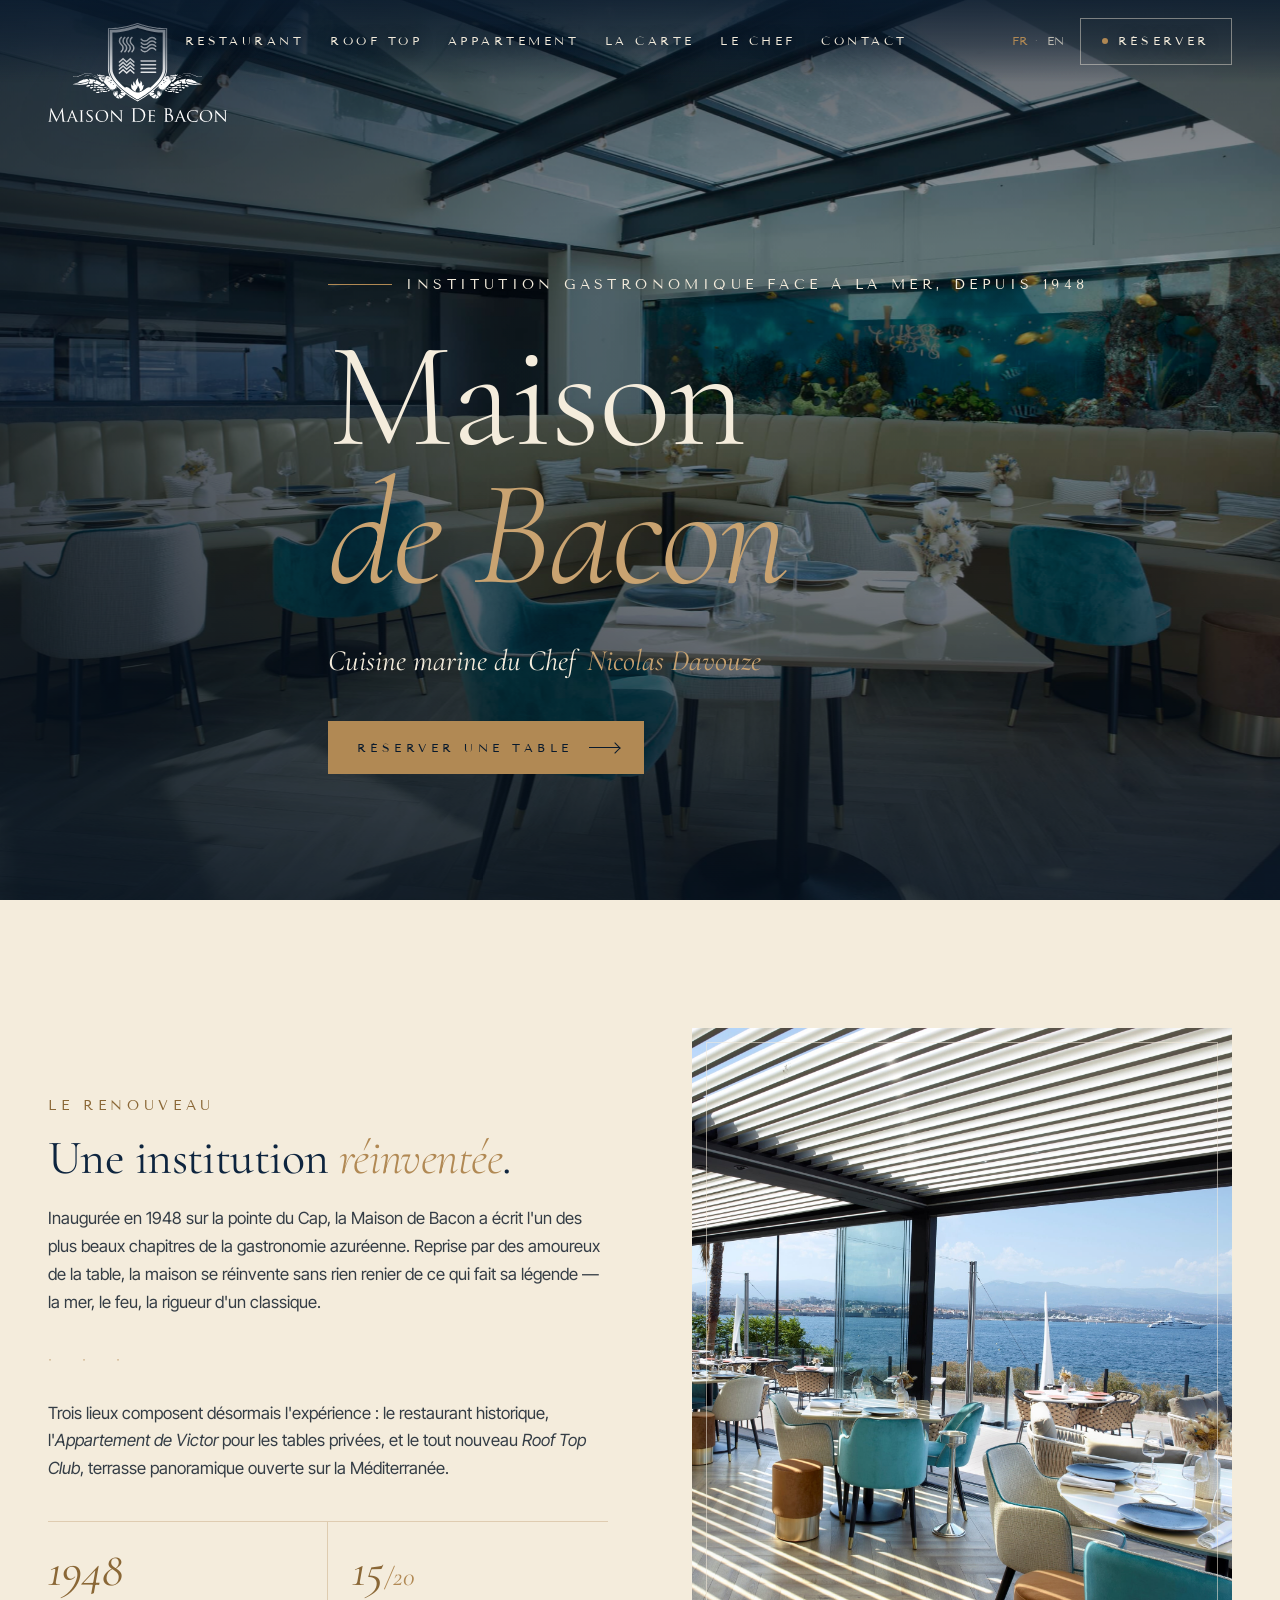
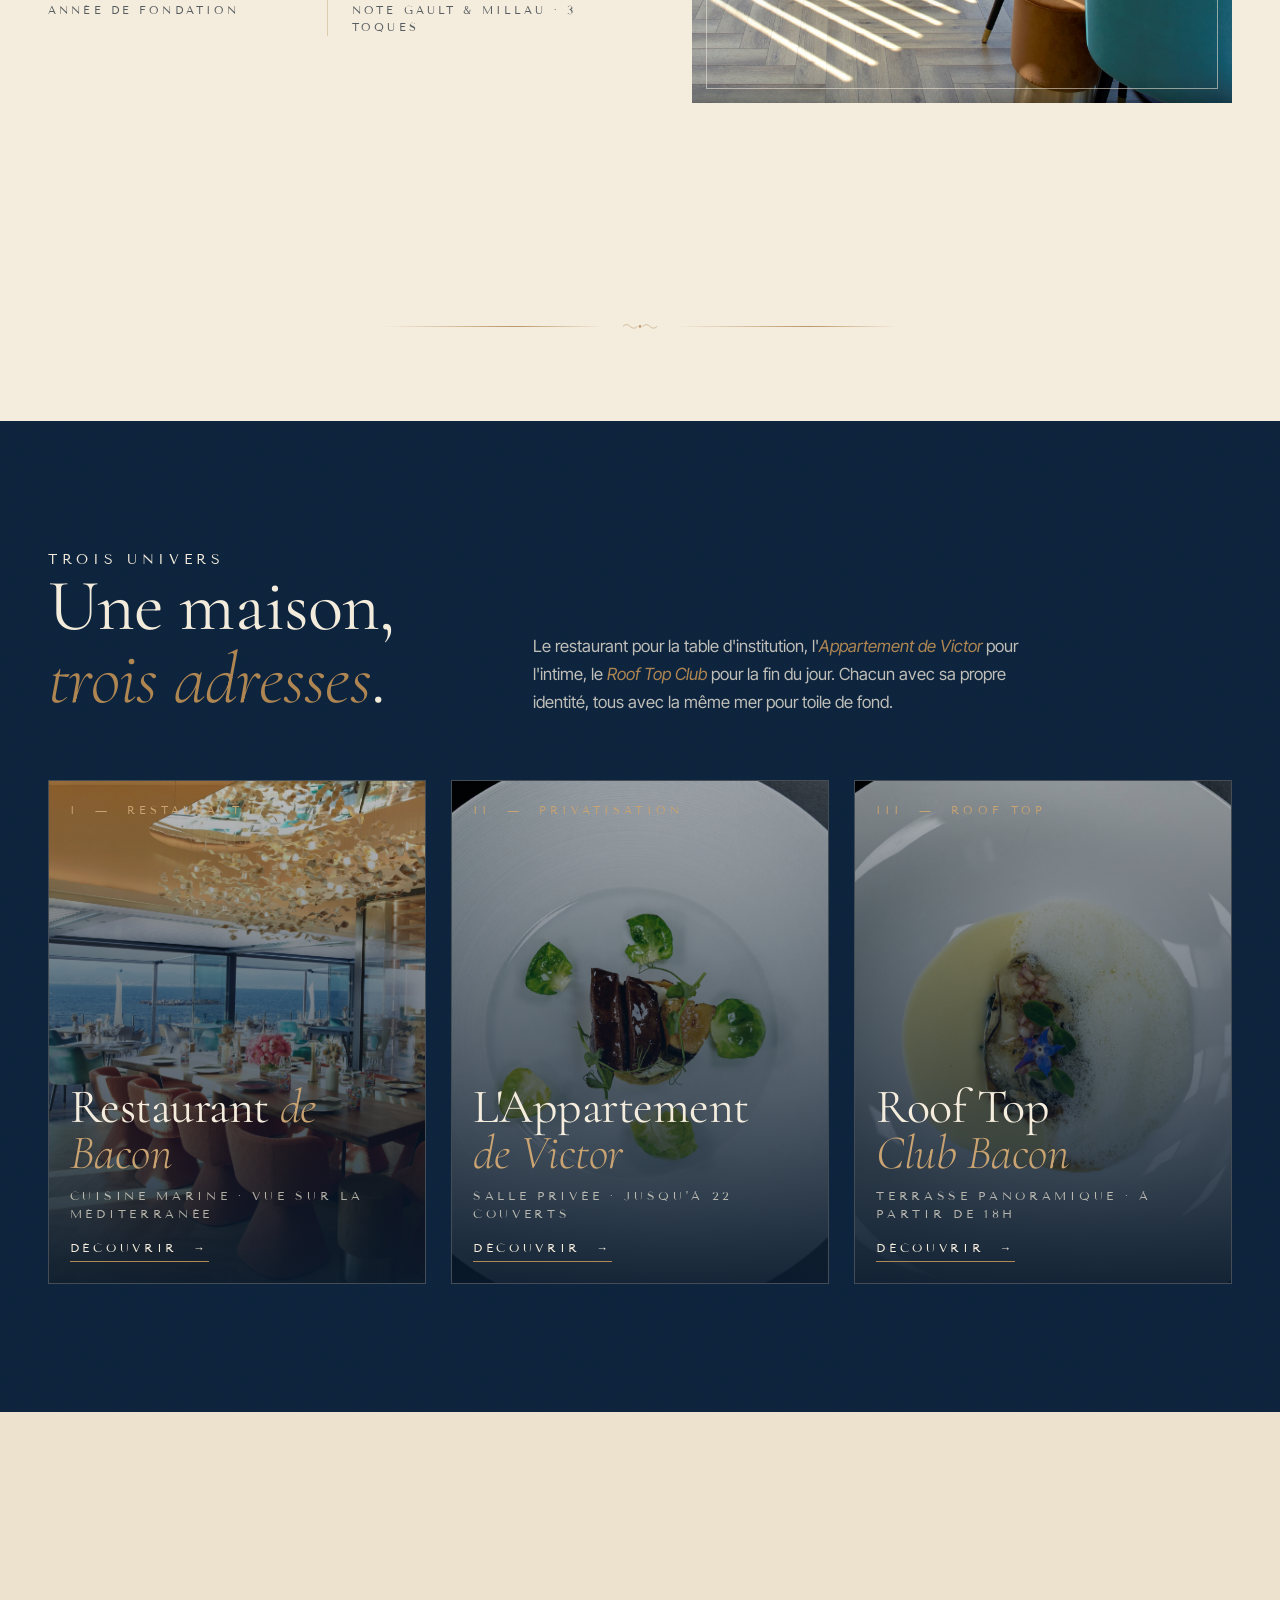
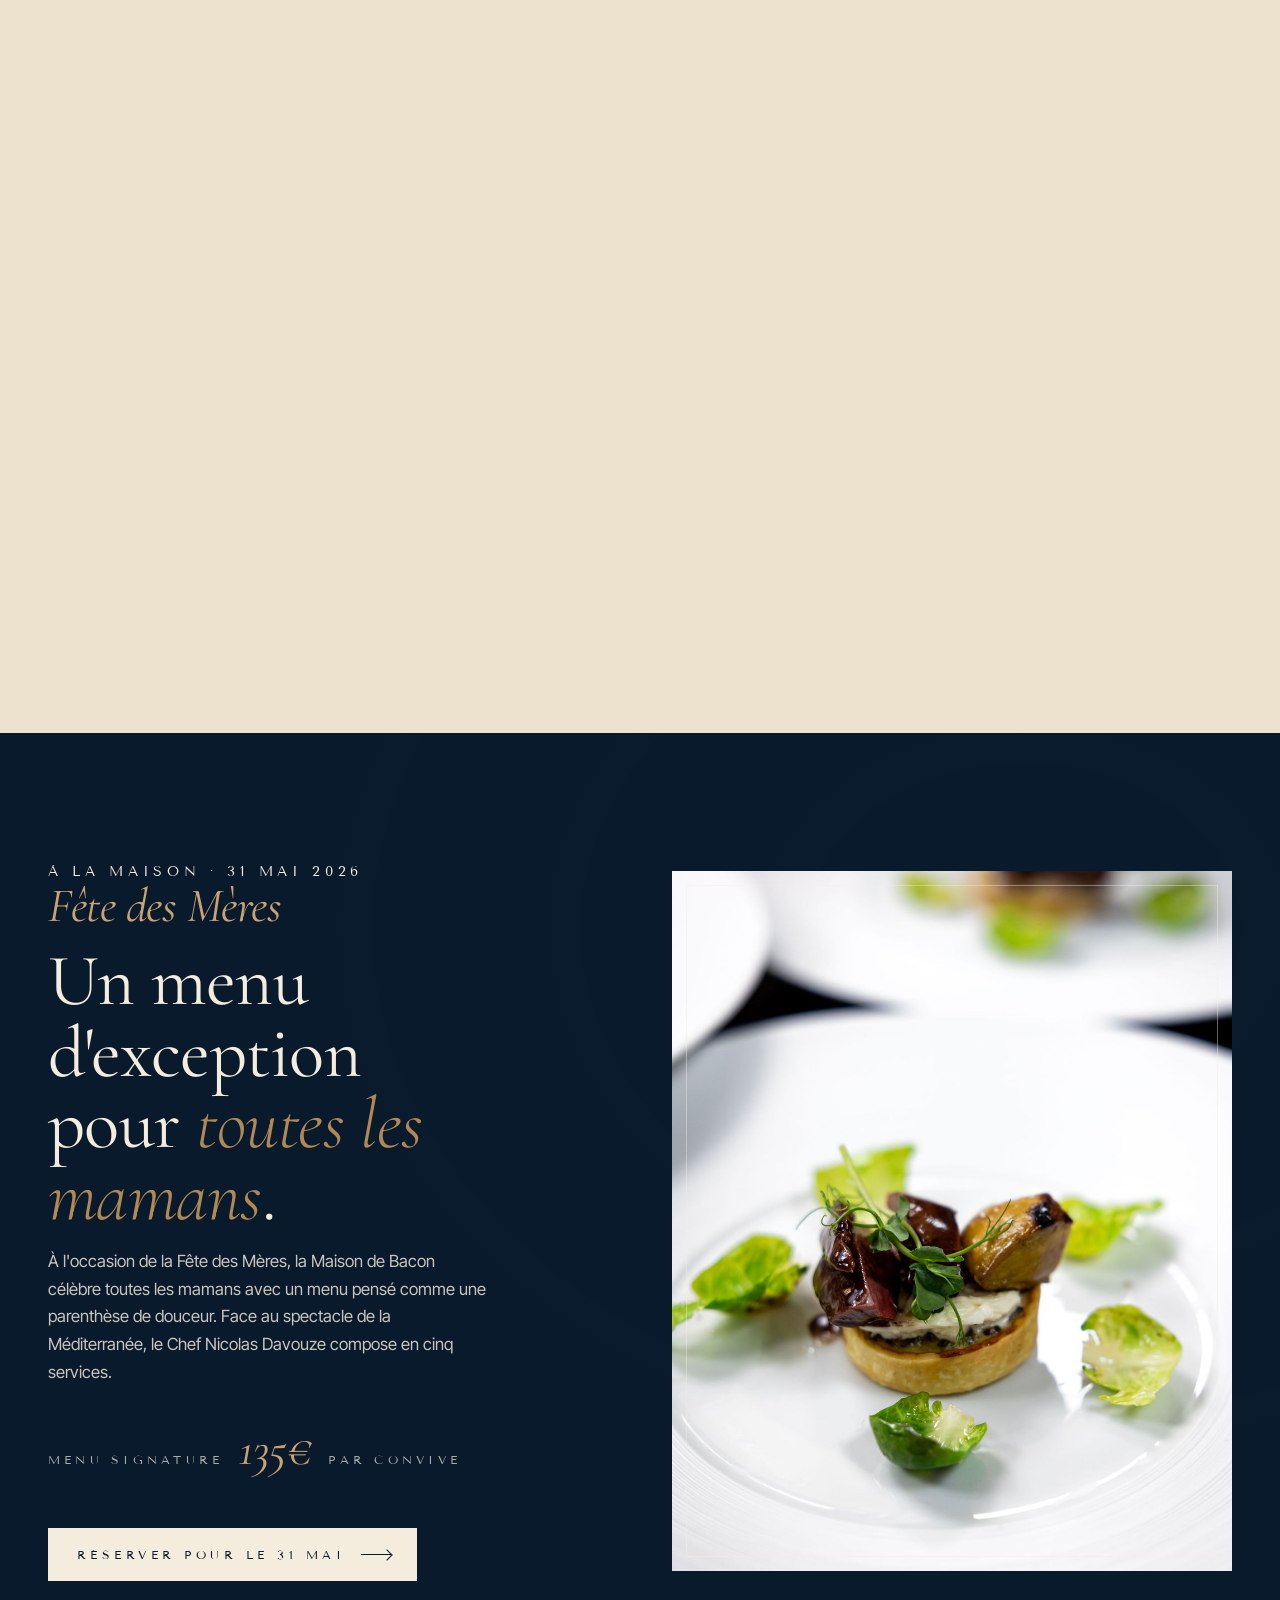
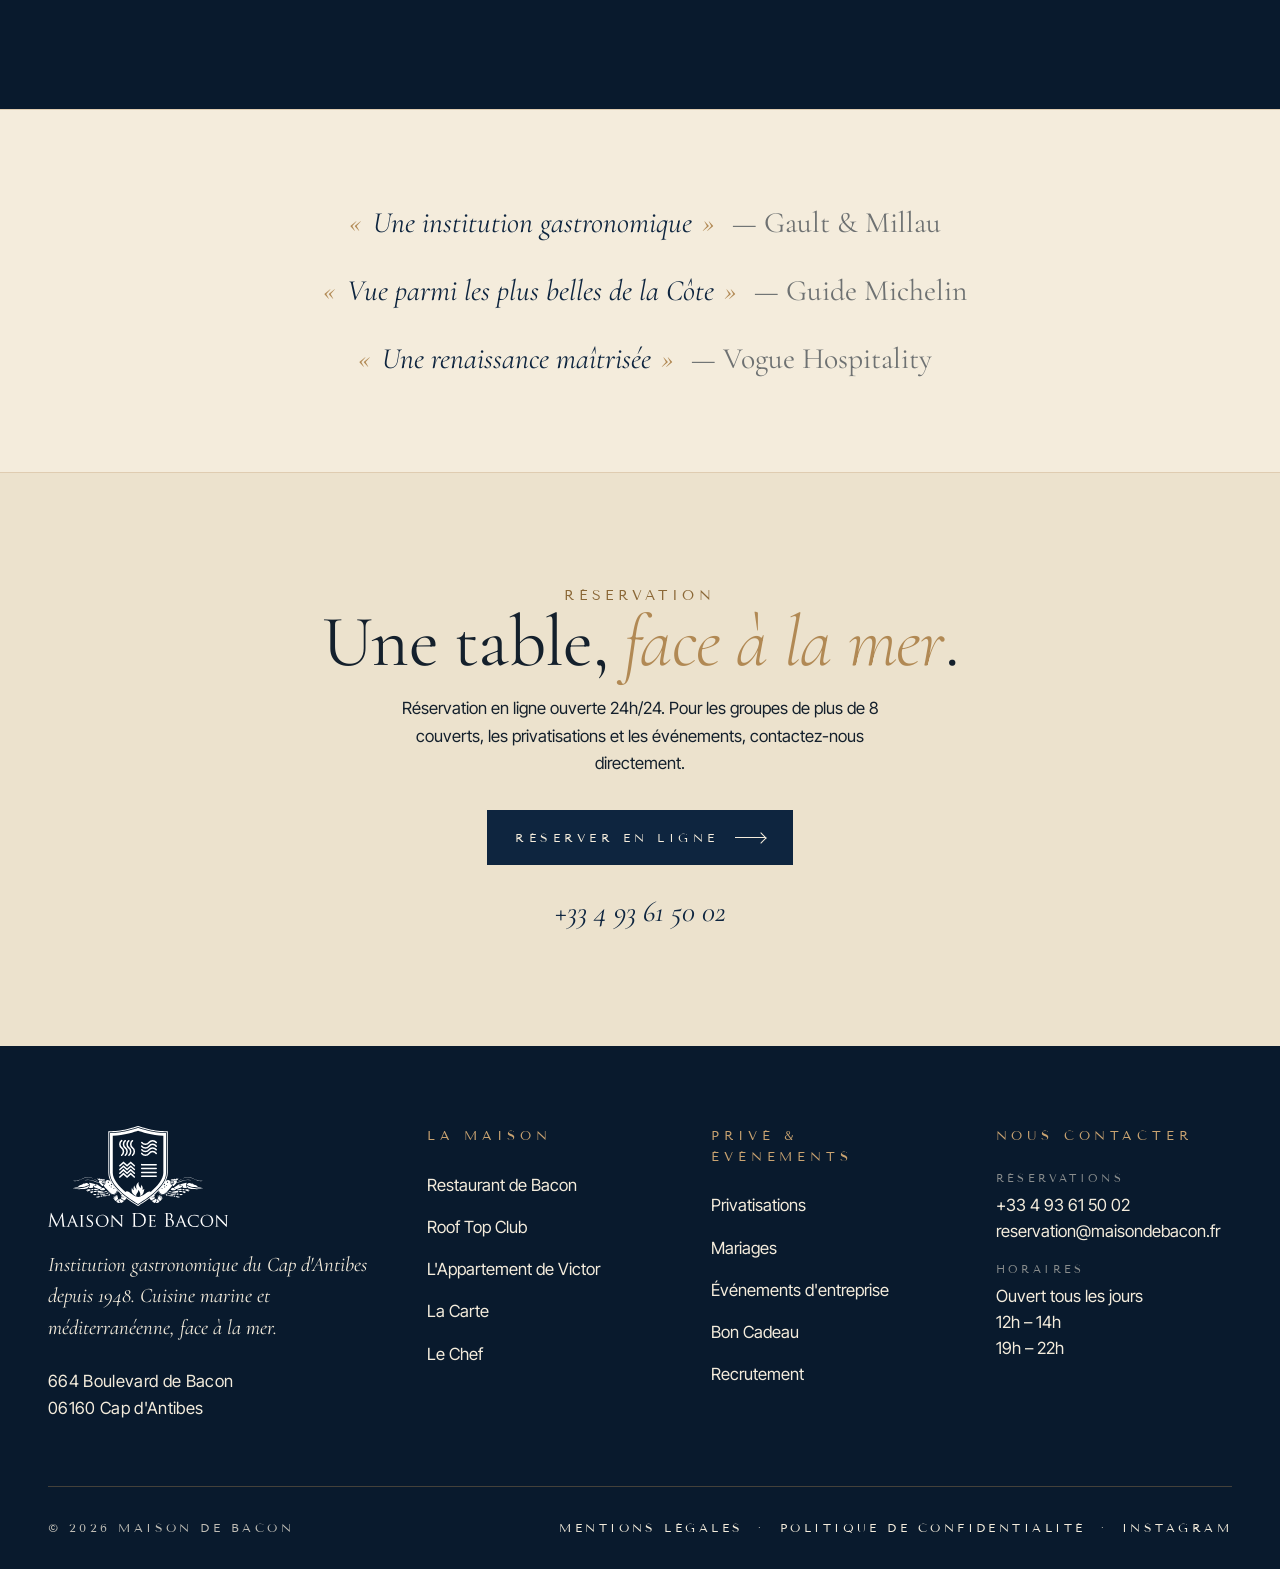
<file: index.html>
<!doctype html>
<html lang="fr">
<head>
<meta charset="utf-8">
<meta name="viewport" content="width=device-width, initial-scale=1, viewport-fit=cover">
<title>Maison de Bacon — Restaurant gastronomique face à la mer · Cap d'Antibes</title>
<meta name="description" content="Institution gastronomique du Cap d'Antibes depuis 1948. Cuisine marine et méditerranéenne du Chef Nicolas Davouze. Trois lieux d'exception face à la Méditerranée — restaurant, Roof Top, Appartement de Victor.">
<meta name="theme-color" content="#091a2d">

<link rel="canonical" href="https://maisondebacon.fr/">
<link rel="alternate" hreflang="fr-FR" href="https://maisondebacon.fr/">
<link rel="alternate" hreflang="en" href="https://maisondebacon.fr/en/">
<link rel="alternate" hreflang="x-default" href="https://maisondebacon.fr/">

<!-- Open Graph -->
<meta property="og:type" content="website">
<meta property="og:locale" content="fr_FR">
<meta property="og:site_name" content="Maison de Bacon">
<meta property="og:title" content="Maison de Bacon — Restaurant gastronomique face à la mer">
<meta property="og:description" content="Institution gastronomique du Cap d'Antibes depuis 1948. Cuisine marine du Chef Nicolas Davouze.">
<meta property="og:url" content="https://maisondebacon.fr/">
<meta property="og:image" content="assets/img/photo-sea.jpg">

<!-- Schema.org Restaurant -->
<script type="application/ld+json">
{
  "@context": "https://schema.org",
  "@type": "Restaurant",
  "@id": "https://maisondebacon.fr/#restaurant",
  "name": "Maison de Bacon",
  "alternateName": "La Maison de Bacon",
  "description": "Institution gastronomique du Cap d'Antibes depuis 1948. Cuisine marine et méditerranéenne du Chef Nicolas Davouze.",
  "url": "https://maisondebacon.fr/",
  "telephone": "+33 4 93 61 50 02",
  "image": ["https://maisondebacon.fr/assets/img/photo-sea.jpg"],
  "priceRange": "€€€€",
  "servesCuisine": ["Méditerranéenne", "Cuisine marine", "Gastronomique française"],
  "acceptsReservations": "True",
  "address": {
    "@type": "PostalAddress",
    "streetAddress": "664 Boulevard de Bacon",
    "addressLocality": "Antibes",
    "postalCode": "06160",
    "addressRegion": "Alpes-Maritimes",
    "addressCountry": "FR"
  },
  "geo": { "@type": "GeoCoordinates", "latitude": 43.5567, "longitude": 7.1336 },
  "openingHoursSpecification": [{
    "@type": "OpeningHoursSpecification",
    "dayOfWeek": ["Monday","Tuesday","Wednesday","Thursday","Friday","Saturday","Sunday"],
    "opens": "12:00", "closes": "22:00"
  }],
  "hasMenu": "https://maisondebacon.fr/lesprit-du-midi/",
  "award": ["Gault & Millau 2024 — 3 toques 15/20 — Table Remarquable", "Référencé au Guide Michelin"]
}
</script>

<link rel="preload" as="image" href="assets/img/photo-sea.jpg" fetchpriority="high">
<link rel="preconnect" href="https://fonts.googleapis.com">
<link rel="preconnect" href="https://fonts.gstatic.com" crossorigin>
<link rel="stylesheet" href="styles.css?v=20">
</head>

<body class="page-home">

<a class="skip-link" href="#main">Aller au contenu</a>

<!-- ============================================================
     NAV
     ============================================================ -->
<header class="nav" data-nav>
  <a href="/" class="nav__brand" aria-label="Maison de Bacon — accueil">
    <img src="assets/img/logo-white.svg" alt="" width="38" height="22">
    <span class="nav__brand-mark">Maison de Bacon</span>
  </a>

  <nav class="nav__menu" aria-label="Navigation principale">
    <a href="restaurant.html">Restaurant</a>
    <a href="rooftop.html">Roof Top</a>
    <a href="appartement.html">Appartement</a>
    <a href="menu.html">La Carte</a>
    <a href="chef.html">Le Chef</a>
    <a href="#contact">Contact</a>
  </nav>

  <div style="display:flex;align-items:center;gap:1rem;">
    <div class="nav__lang" role="group" aria-label="Langue">
      <button aria-current="true">FR</button><span>·</span><button>EN</button>
    </div>
    <a href="#reserver" class="nav__cta">Réserver</a>
    <button class="nav__burger" data-burger aria-label="Ouvrir le menu" aria-expanded="false">
      <span></span><span></span><span></span>
    </button>
  </div>
</header>

<!-- mobile panel -->
<aside class="mobile-panel" data-mobile-panel aria-hidden="true">
  <div class="mobile-panel__head">
    <img src="assets/img/logo-white.svg" alt="Maison de Bacon" width="56">
    <button class="mobile-panel__close" data-mobile-close aria-label="Fermer">Fermer ✕</button>
  </div>
  <nav class="mobile-panel__menu">
    <a href="restaurant.html">Restaurant</a>
    <a href="rooftop.html">Roof Top</a>
    <a href="appartement.html">Appartement</a>
    <a href="menu.html">La Carte</a>
    <a href="chef.html">Le Chef</a>
    <a href="#contact">Contact</a>
    <a href="#reserver">Réserver</a>
  </nav>
  <div class="mobile-panel__foot">
    664 Bd de Bacon · Cap d'Antibes<br>
    <a href="tel:+33493615002">+33 4 93 61 50 02</a>
  </div>
</aside>

<main id="main">

<!-- ============================================================
     HERO
     ============================================================ -->
<section class="hero" aria-labelledby="hero-title">
  <div class="hero__media" role="presentation"></div>

  <a href="/" class="hero__crest" aria-label="Maison de Bacon — accueil">
    <img src="assets/img/logo-white.svg" alt="" width="240" height="134">
  </a>

  <div class="wrap hero__inner">

    <p class="hero__tagline reveal">
      <span class="rule" aria-hidden="true"></span>
      Institution gastronomique face à la mer, depuis 1948
    </p>

    <h1 id="hero-title" class="hero__title display reveal reveal--delay-1">
      Maison <em>de Bacon</em>
    </h1>

    <p class="hero__lede reveal reveal--delay-2">
      Cuisine marine du Chef <em>Nicolas Davouze</em>
    </p>

    <a href="#reserver" class="hero__cta reveal reveal--delay-3" id="reserver">
      Réserver une table
      <span class="hero__cta-arrow"></span>
    </a>
  </div>
</section>

<!-- ============================================================
     PROLOGUE
     ============================================================ -->
<section class="prologue section-pad" id="restaurant">
  <div class="wrap">
    <div class="prologue__grid">
      <div class="prologue__copy reveal">
        <p class="eyebrow">Le Renouveau</p>
        <h2 class="display section-head__title prologue__title">
          Une institution <em>réinventée</em>.
        </h2>

        <p class="prologue__lede">
          Inaugurée en 1948 sur la pointe du Cap, la Maison de Bacon a écrit l'un
          des plus beaux chapitres de la gastronomie azuréenne. Reprise par des
          amoureux de la table, la maison se réinvente sans rien renier de ce qui
          fait sa légende — la mer, le feu, la rigueur d'un classique.
        </p>

        <div class="prologue__asterism" aria-hidden="true">· · ·</div>

        <p class="prologue__body">
          Trois lieux composent désormais l'expérience : le restaurant historique,
          l'<em>Appartement de Victor</em> pour les tables privées, et le tout
          nouveau <em>Roof Top Club</em>, terrasse panoramique ouverte sur la
          Méditerranée.
        </p>

        <div class="prologue__stats">
          <div class="prologue__stat">
            <div class="prologue__stat-num">1948</div>
            <div class="prologue__stat-label">Année de fondation</div>
          </div>
          <div class="prologue__stat">
            <div class="prologue__stat-num">15<span class="prologue__stat-frac">/20</span></div>
            <div class="prologue__stat-label">Note Gault &amp; Millau · 3 toques</div>
          </div>
        </div>
      </div>

      <figure class="prologue__media reveal reveal--delay-2">
        <img src="assets/img/hero-terrace.jpg" alt="La salle face à la Méditerranée, terrasse couverte du Cap d'Antibes" loading="lazy" width="1200" height="1500">
      </figure>
    </div>
  </div>
</section>

<!-- divider -->
<div class="wrap section-pad--tight">
  <div class="divider" aria-hidden="true">
    <svg viewBox="0 0 80 24" fill="none" stroke="currentColor" stroke-width="1.2">
      <path d="M2 12 Q 10 4, 18 12 T 34 12" />
      <path d="M46 12 Q 54 4, 62 12 T 78 12" />
      <circle cx="40" cy="12" r="2.4" fill="currentColor"/>
    </svg>
  </div>
</div>

<!-- ============================================================
     VENUES
     ============================================================ -->
<section class="venues section-pad grain" id="univers">
  <div class="wrap">

    <div class="section-head reveal">
      <div>
        <p class="eyebrow eyebrow--cream">Trois Univers</p>
        <h2 class="section-head__title display">
          Une maison,<br><em>trois adresses</em>.
        </h2>
      </div>
      <p class="section-head__lede">
        Le restaurant pour la table d'institution, l'<em>Appartement de Victor</em> pour
        l'intime, le <em>Roof Top Club</em> pour la fin du jour. Chacun avec sa propre
        identité, tous avec la même mer pour toile de fond.
      </p>
    </div>

    <div class="venues__grid">

      <a href="restaurant.html" class="venue-card reveal reveal--delay-1">
        <div class="venue-card__img" style="background-image:url('assets/img/photo-interior.jpg')"></div>
        <div class="venue-card__inner">
          <span class="venue-card__index">I &nbsp;—&nbsp; Restaurant</span>
          <div>
            <h3 class="venue-card__title display">
              Restaurant <em>de Bacon</em>
            </h3>
            <p class="venue-card__sub">Cuisine marine · Vue sur la Méditerranée</p>
            <span class="venue-card__cta">Découvrir &nbsp;→</span>
          </div>
        </div>
      </a>

      <a href="appartement.html" class="venue-card reveal reveal--delay-2">
        <div class="venue-card__img" style="background-image:url('assets/img/boyron-3.jpg')"></div>
        <div class="venue-card__inner">
          <span class="venue-card__index">II &nbsp;—&nbsp; Privatisation</span>
          <div>
            <h3 class="venue-card__title display">
              L'Appartement<br><em>de Victor</em>
            </h3>
            <p class="venue-card__sub">Salle privée · jusqu'à 22 couverts</p>
            <span class="venue-card__cta">Découvrir &nbsp;→</span>
          </div>
        </div>
      </a>

      <a href="rooftop.html" class="venue-card reveal reveal--delay-3">
        <div class="venue-card__img" style="background-image:url('assets/img/boyron-1.jpg')"></div>
        <div class="venue-card__inner">
          <span class="venue-card__index">III &nbsp;—&nbsp; Roof Top</span>
          <div>
            <h3 class="venue-card__title display">
              Roof Top<br><em>Club Bacon</em>
            </h3>
            <p class="venue-card__sub">Terrasse panoramique · à partir de 18h</p>
            <span class="venue-card__cta">Découvrir &nbsp;→</span>
          </div>
        </div>
      </a>

    </div>
  </div>
</section>

<!-- ============================================================
     CHEF
     ============================================================ -->
<section class="chef section-pad" id="chef">
  <div class="wrap">
    <div class="chef__grid">

      <figure class="chef__media reveal">
        <img src="assets/img/boyron-2.jpg" alt="Plat signature du Chef Nicolas Davouze — fleur de courgette farcie, jus d'agrumes" loading="lazy" width="1200" height="1500">
      </figure>

      <div class="chef__copy-block reveal reveal--delay-1">
        <p class="eyebrow">Le Chef</p>
        <h2 class="chef__name display">
          Nicolas <em>Davouze</em>
        </h2>
        <p class="chef__role">Bocuse d'Or France · ancien du Bristol</p>

        <div class="chef__copy">
          <p>
            Formé à l'Institut Bocuse, lauréat <em>Bocuse d'Or France</em>,
            passé par les cuisines du Bristol à Paris, Nicolas Davouze a fait
            de la mer son langage. Soupe de roche, bouillabaisse, poissons
            entiers grillés au feu de bois — il revisite les classiques de
            Bacon avec la précision d'un horloger.
          </p>
          <p>
            Sa carte change avec la marée. Les agrumes viennent de Mr Roméo,
            les œufs de la ferme de Gabin. Tout, ici, a un nom et un visage.
          </p>
        </div>

        <div class="accolades">
          <div class="accolade">
            <div class="accolade__num">15<span style="font-size:.55em">/20</span></div>
            <div class="accolade__label">Note Gault<br>&amp; Millau 2024</div>
          </div>
          <div class="accolade">
            <div class="accolade__num">III</div>
            <div class="accolade__label">Toques<br>Gault &amp; Millau</div>
          </div>
          <div class="accolade">
            <div class="accolade__num">★</div>
            <div class="accolade__label">Référencé au<br>Guide Michelin</div>
          </div>
          <div class="accolade">
            <div class="accolade__num">1<sup style="font-size:.5em">er</sup></div>
            <div class="accolade__label">Table Remarquable<br>Côte d'Azur</div>
          </div>
        </div>

        <p class="chef__more">
          <a href="chef.html">Lire le portrait du Chef <span aria-hidden="true">→</span></a>
        </p>

      </div>
    </div>
  </div>
</section>

<!-- ============================================================
     EVENT FEATURE
     ============================================================ -->
<section class="event section-pad grain" id="evenements">
  <div class="wrap event__inner">

    <div class="reveal">
      <p class="eyebrow eyebrow--cream">À la Maison · 31 mai 2026</p>
      <p class="event__date display">Fête des Mères</p>
      <h2 class="event__title display">
        Un menu d'exception<br>pour <em>toutes les mamans</em>.
      </h2>
      <p class="event__lede">
        À l'occasion de la Fête des Mères, la Maison de Bacon célèbre toutes les
        mamans avec un menu pensé comme une parenthèse de douceur. Face au
        spectacle de la Méditerranée, le Chef Nicolas Davouze compose en cinq
        services.
      </p>
      <div class="event__price">
        <span>Menu signature</span>
        <b>135€</b>
        <span>par convive</span>
      </div>
      <p style="margin-top:2rem">
        <a href="#reserver" class="hero__cta" style="background:var(--cream); color:var(--navy-deep)">
          Réserver pour le 31 mai
          <span class="hero__cta-arrow"></span>
        </a>
      </p>
    </div>

    <figure class="event__media reveal reveal--delay-2">
      <img src="assets/img/boyron-4.jpg" alt="Dressage signature du Chef Davouze" loading="lazy">
    </figure>
  </div>
</section>

<!-- ============================================================
     PRESS / ACCOLADES STRIP
     ============================================================ -->
<section class="press section-pad--tight" aria-label="Distinctions et presse">
  <div class="wrap press__row">
    <p><span class="press__mark">«</span><q>Une institution gastronomique</q><span class="press__mark">»</span> <span class="press__by">— Gault &amp; Millau</span></p>
    <p><span class="press__mark">«</span><q>Vue parmi les plus belles de la Côte</q><span class="press__mark">»</span> <span class="press__by">— Guide Michelin</span></p>
    <p><span class="press__mark">«</span><q>Une renaissance maîtrisée</q><span class="press__mark">»</span> <span class="press__by">— Vogue Hospitality</span></p>
  </div>
</section>

<!-- ============================================================
     RESERVATION (anchor target)
     ============================================================ -->
<section class="book" id="reserver">
  <div class="wrap reveal">
    <p class="eyebrow">Réservation</p>
    <h2 class="book__title display">Une table, <em>face à la mer</em>.</h2>
    <p class="book__lede">
      Réservation en ligne ouverte 24h/24. Pour les groupes de plus de 8 couverts,
      les privatisations et les événements, contactez-nous directement.
    </p>
    <a class="book__cta" href="https://bookings.zenchef.com/?rid=354476&pid=1001" target="_blank" rel="noopener">
      Réserver en ligne
      <span class="hero__cta-arrow"></span>
    </a>
    <p class="book__phone"><a href="tel:+33493615002">+33 4 93 61 50 02</a></p>
  </div>
</section>

</main>

<!-- ============================================================
     FOOTER
     ============================================================ -->
<footer class="footer" id="contact">
  <div class="wrap">
    <div class="footer__top">

      <div class="footer__brand">
        <img src="assets/img/logo-white.svg" alt="Maison de Bacon">
        <p class="footer__intro">
          Institution gastronomique du Cap d'Antibes depuis 1948.
          Cuisine marine et méditerranéenne, face à la mer.
        </p>
        <address class="footer__brand-address">
          664 Boulevard de Bacon<br>
          06160 Cap d'Antibes
        </address>
      </div>

      <div>
        <p class="footer__h">La Maison</p>
        <ul class="footer__list">
          <li><a href="restaurant.html">Restaurant de Bacon</a></li>
          <li><a href="rooftop.html">Roof Top Club</a></li>
          <li><a href="appartement.html">L'Appartement de Victor</a></li>
          <li><a href="menu.html">La Carte</a></li>
          <li><a href="chef.html">Le Chef</a></li>
        </ul>
      </div>

      <div>
        <p class="footer__h">Privé &amp; Événements</p>
        <ul class="footer__list">
          <li><a href="#">Privatisations</a></li>
          <li><a href="#">Mariages</a></li>
          <li><a href="#">Événements d'entreprise</a></li>
          <li><a href="#">Bon Cadeau</a></li>
          <li><a href="#">Recrutement</a></li>
        </ul>
      </div>

      <div class="footer__contact">
        <p class="footer__h">Nous Contacter</p>

        <div class="footer__contact-row">
          <p class="footer__contact-label">Réservations</p>
          <p class="footer__contact-value">
            <a href="tel:+33493615002">+33 4 93 61 50 02</a><br>
            <a href="mailto:reservation@maisondebacon.fr">reservation@maisondebacon.fr</a>
          </p>
        </div>

        <div class="footer__contact-row">
          <p class="footer__contact-label">Horaires</p>
          <p class="footer__contact-value">Ouvert tous les jours<br>12h – 14h<br>19h – 22h</p>
        </div>
      </div>

    </div>

    <div class="footer__bottom">
      <span>© <span data-year>2026</span> Maison de Bacon</span>
      <span>
        <a href="#">Mentions légales</a> &nbsp;·&nbsp;
        <a href="#">Politique de confidentialité</a> &nbsp;·&nbsp;
        <a href="https://www.instagram.com/maisondebacon/" target="_blank" rel="noopener">Instagram</a>
      </span>
    </div>
  </div>
</footer>

<script src="app.js" defer></script>
</body>
</html>
</file>
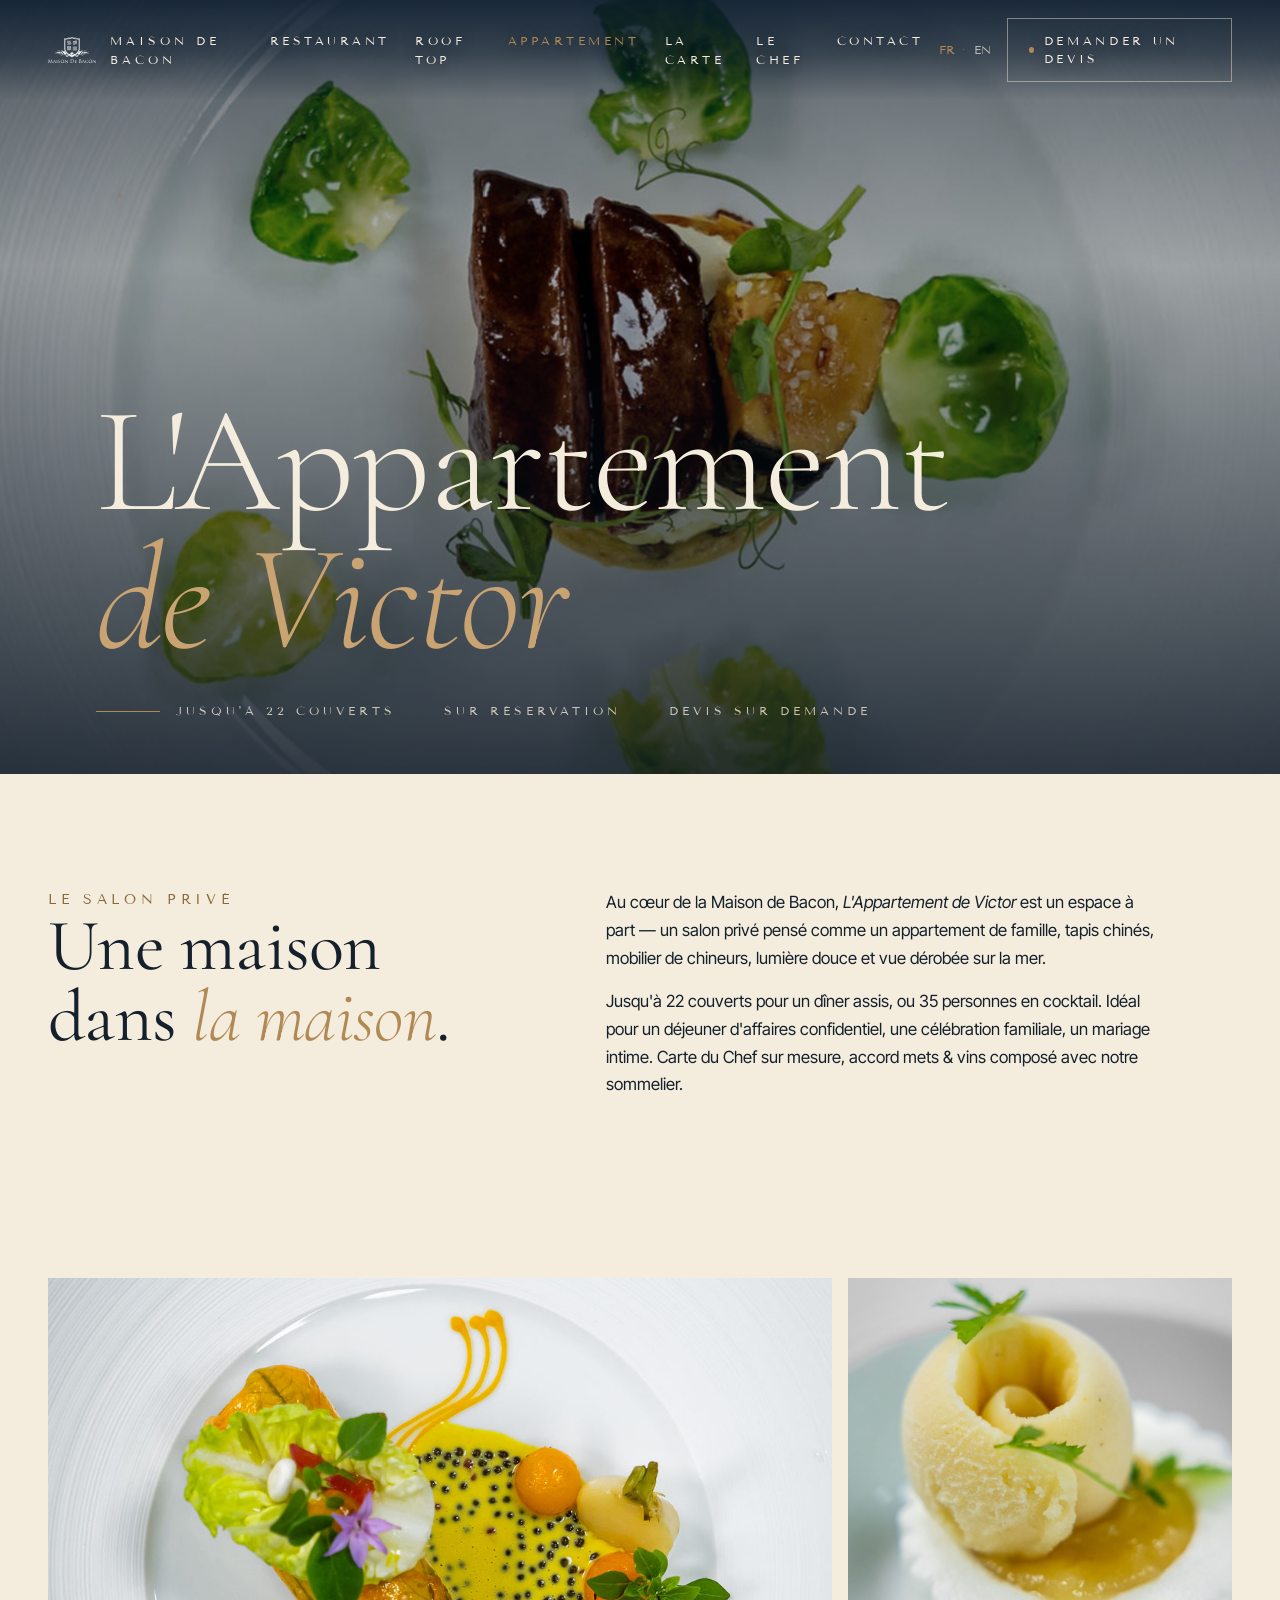
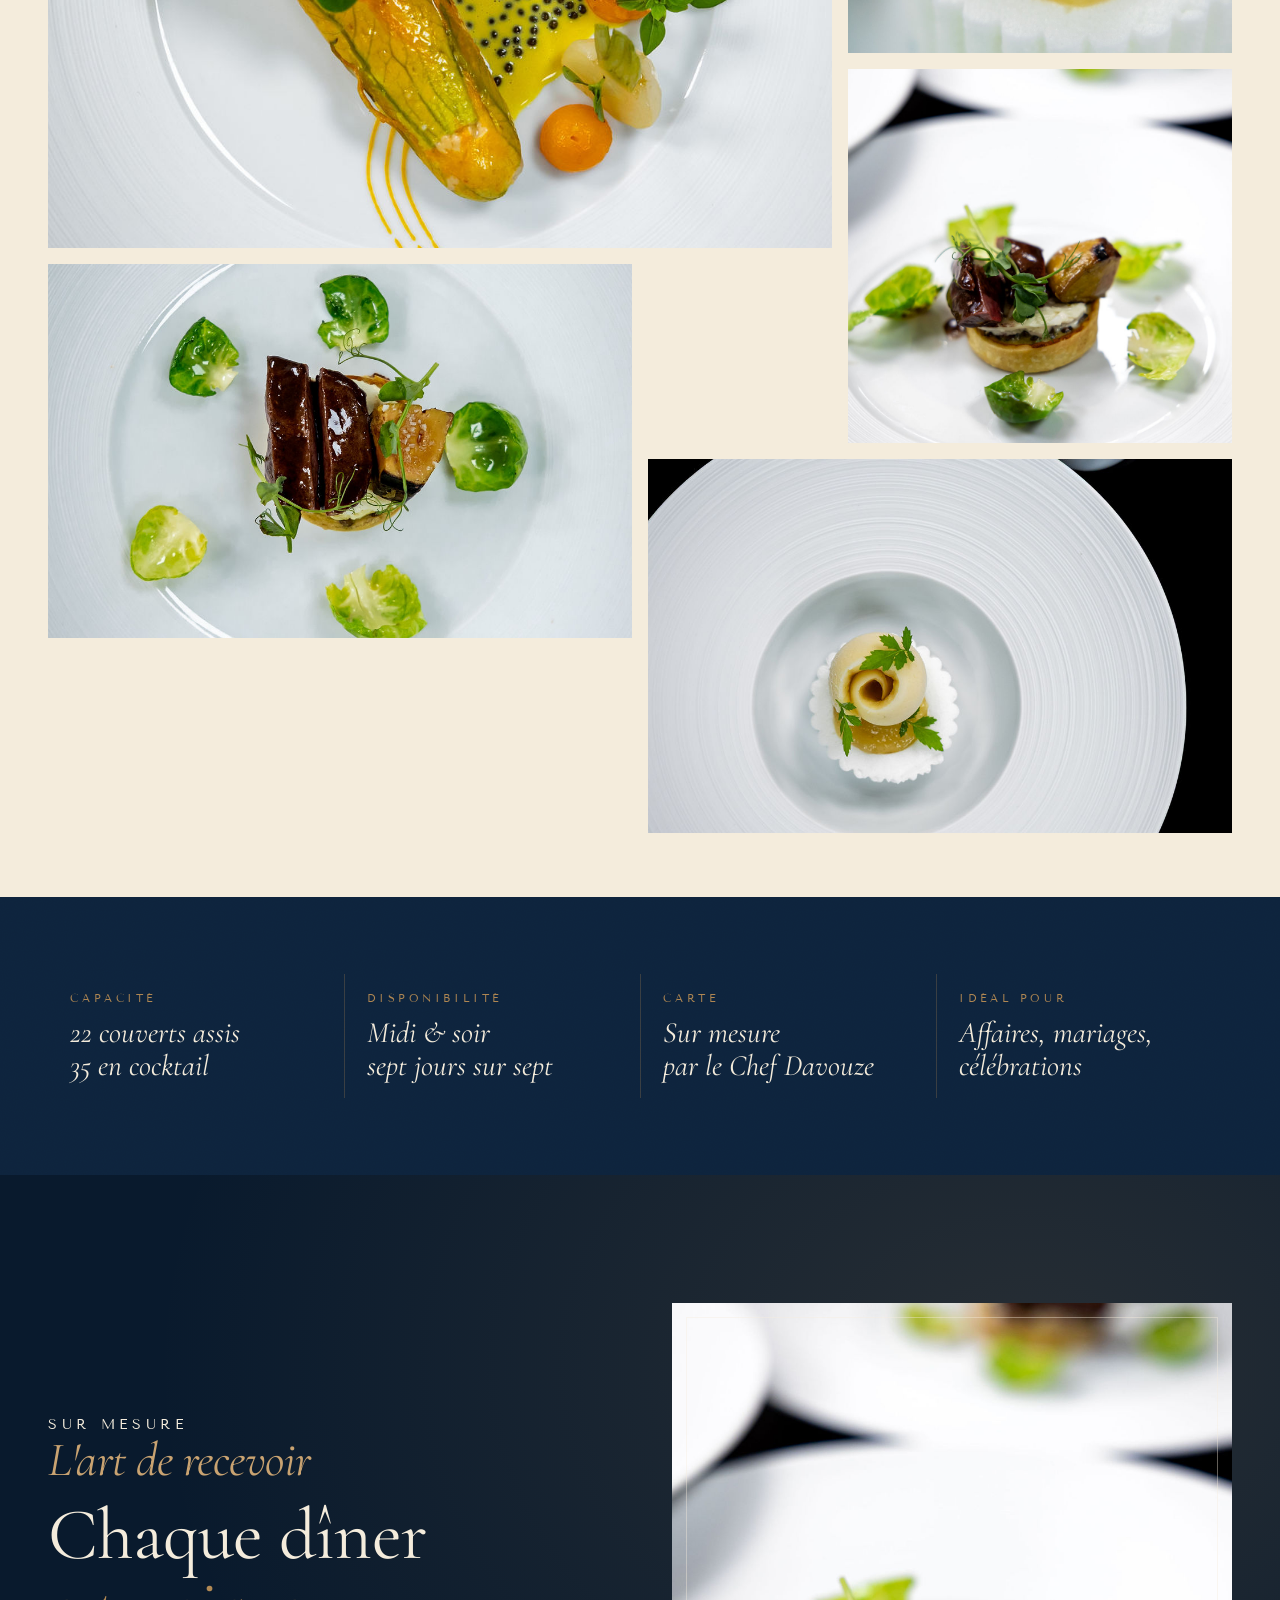
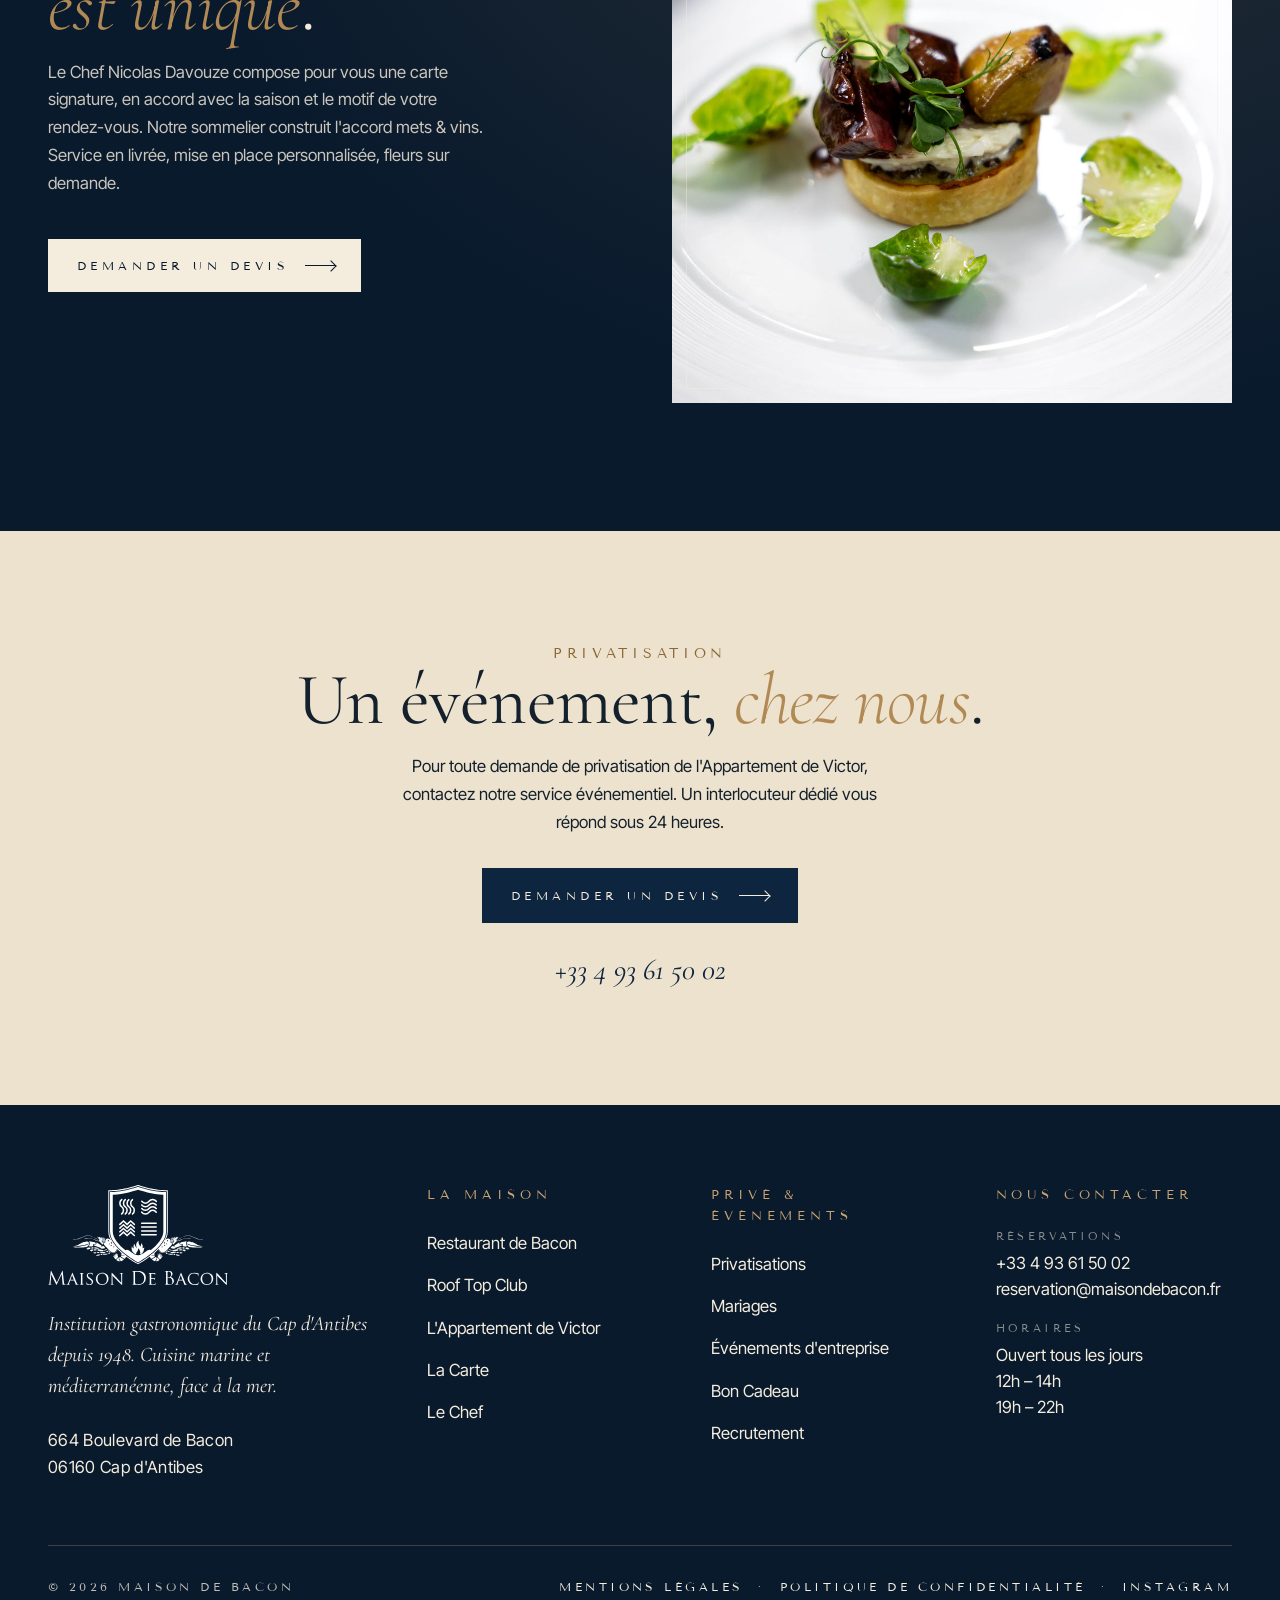
<file: appartement.html>
<!doctype html>
<html lang="fr">
<head>
<meta charset="utf-8">
<meta name="viewport" content="width=device-width, initial-scale=1, viewport-fit=cover">
<title>L'Appartement de Victor — Salon privé · Maison de Bacon · Cap d'Antibes</title>
<meta name="description" content="L'Appartement de Victor. Salon privé de la Maison de Bacon, jusqu'à 22 couverts. Privatisation pour dîners d'affaires, célébrations familiales, mariages intimes. Cap d'Antibes.">
<meta name="theme-color" content="#091a2d">

<link rel="canonical" href="https://maisondebacon.fr/lappartement-de-victor/">

<!-- Schema -->
<script type="application/ld+json">
{
  "@context": "https://schema.org",
  "@type": "EventVenue",
  "name": "L'Appartement de Victor",
  "parentOrganization": { "@type": "Restaurant", "name": "Maison de Bacon" },
  "description": "Salon privé de la Maison de Bacon, jusqu'à 22 couverts.",
  "address": {
    "@type": "PostalAddress",
    "streetAddress": "664 Boulevard de Bacon",
    "addressLocality": "Antibes", "postalCode": "06160", "addressCountry": "FR"
  },
  "telephone": "+33 4 93 61 50 02",
  "url": "https://maisondebacon.fr/lappartement-de-victor/",
  "image": ["https://maisondebacon.fr/assets/img/boyron-3.jpg"],
  "maximumAttendeeCapacity": 22
}
</script>

<link rel="preload" as="image" href="assets/img/boyron-3.jpg" fetchpriority="high">
<link rel="preconnect" href="https://fonts.googleapis.com">
<link rel="preconnect" href="https://fonts.gstatic.com" crossorigin>
<link rel="stylesheet" href="styles.css?v=20">
</head>

<body>

<a class="skip-link" href="#main">Aller au contenu</a>

<header class="nav" data-nav>
  <a href="index.html" class="nav__brand" aria-label="Maison de Bacon — accueil">
    <img src="assets/img/logo-white.svg" alt="" width="38" height="22">
    <span class="nav__brand-mark">Maison de Bacon</span>
  </a>
  <nav class="nav__menu" aria-label="Navigation principale">
    <a href="restaurant.html">Restaurant</a>
    <a href="rooftop.html">Roof Top</a>
    <a href="appartement.html" aria-current="page" style="color:var(--gold)">Appartement</a>
    <a href="menu.html">La Carte</a>
    <a href="chef.html">Le Chef</a>
    <a href="index.html#contact">Contact</a>
  </nav>
  <div style="display:flex;align-items:center;gap:1rem;">
    <div class="nav__lang" role="group" aria-label="Langue">
      <button aria-current="true">FR</button><span>·</span><button>EN</button>
    </div>
    <a href="#reserver" class="nav__cta">Demander un devis</a>
    <button class="nav__burger" data-burger aria-label="Ouvrir le menu" aria-expanded="false">
      <span></span><span></span><span></span>
    </button>
  </div>
</header>

<aside class="mobile-panel" data-mobile-panel aria-hidden="true">
  <div class="mobile-panel__head">
    <img src="assets/img/logo-white.svg" alt="Maison de Bacon" width="56">
    <button class="mobile-panel__close" data-mobile-close aria-label="Fermer">Fermer ✕</button>
  </div>
  <nav class="mobile-panel__menu">
    <a href="restaurant.html">Restaurant</a>
    <a href="rooftop.html">Roof Top</a>
    <a href="appartement.html">Appartement</a>
    <a href="menu.html">La Carte</a>
    <a href="chef.html">Le Chef</a>
    <a href="index.html#contact">Contact</a>
  </nav>
  <div class="mobile-panel__foot">
    664 Bd de Bacon · Cap d'Antibes<br>
    <a href="tel:+33493615002">+33 4 93 61 50 02</a>
  </div>
</aside>

<main id="main">

<!-- ============================================================
     VENUE HERO
     ============================================================ -->
<section class="venue-hero">
  <div class="venue-hero__media" style="background-image:url('assets/img/boyron-3.jpg')" role="presentation"></div>

  <div class="wrap venue-hero__inner">
    <h1 class="venue-hero__title reveal reveal--delay-1">
      L'Appartement<br><em>de Victor</em>
    </h1>
    <div class="venue-hero__row reveal reveal--delay-2">
      <span><span class="rule" aria-hidden="true"></span>&nbsp; Jusqu'à 22 couverts</span>
      <span>Sur réservation</span>
      <span>Devis sur demande</span>
    </div>
  </div>
</section>

<!-- ============================================================
     VENUE INTRO
     ============================================================ -->
<section class="venue-intro">
  <div class="wrap">
    <div class="venue-intro__grid">
      <div class="reveal">
        <p class="eyebrow">Le salon privé</p>
        <h2 class="venue-intro__title display">
          Une maison<br>dans <em>la maison</em>.
        </h2>
      </div>
      <div class="venue-intro__copy reveal reveal--delay-1">
        <p>
          Au cœur de la Maison de Bacon, <em>L'Appartement de Victor</em> est un
          espace à part — un salon privé pensé comme un appartement de famille,
          tapis chinés, mobilier de chineurs, lumière douce et vue dérobée sur
          la mer.
        </p>
        <p>
          Jusqu'à 22 couverts pour un dîner assis, ou 35 personnes en cocktail.
          Idéal pour un déjeuner d'affaires confidentiel, une célébration
          familiale, un mariage intime. Carte du Chef sur mesure, accord mets &amp;
          vins composé avec notre sommelier.
        </p>
      </div>
    </div>
  </div>
</section>

<!-- ============================================================
     GALLERY
     ============================================================ -->
<section class="venue-gallery">
  <div class="wrap">
    <div class="venue-gallery__grid">
      <figure class="g-1 reveal">
        <img src="assets/img/boyron-2.jpg" alt="Salon privé — table dressée" loading="lazy">
      </figure>
      <figure class="g-2 reveal reveal--delay-1">
        <img src="assets/img/boyron-6.jpg" alt="Détail de service" loading="lazy">
      </figure>
      <figure class="g-3 reveal reveal--delay-2">
        <img src="assets/img/boyron-4.jpg" alt="Dressage signature" loading="lazy">
      </figure>
      <figure class="g-4 reveal reveal--delay-1">
        <img src="assets/img/boyron-3.jpg" alt="Salle de l'Appartement de Victor" loading="lazy">
      </figure>
      <figure class="g-5 reveal reveal--delay-2">
        <img src="assets/img/boyron-5.jpg" alt="Détail de table" loading="lazy">
      </figure>
    </div>
  </div>
</section>

<!-- ============================================================
     FACTS
     ============================================================ -->
<section class="venue-facts grain">
  <div class="wrap">
    <div class="venue-facts__grid">
      <div class="fact reveal">
        <p class="fact__label">Capacité</p>
        <p class="fact__value">22 couverts assis<br>35 en cocktail</p>
      </div>
      <div class="fact reveal reveal--delay-1">
        <p class="fact__label">Disponibilité</p>
        <p class="fact__value">Midi &amp; soir<br>sept jours sur sept</p>
      </div>
      <div class="fact reveal reveal--delay-2">
        <p class="fact__label">Carte</p>
        <p class="fact__value">Sur mesure<br>par le Chef Davouze</p>
      </div>
      <div class="fact reveal reveal--delay-3">
        <p class="fact__label">Idéal pour</p>
        <p class="fact__value">Affaires, mariages,<br>célébrations</p>
      </div>
    </div>
  </div>
</section>

<!-- ============================================================
     EDITORIAL — services privés
     ============================================================ -->
<section class="event section-pad">
  <div class="wrap event__inner">
    <div class="reveal">
      <p class="eyebrow eyebrow--cream">Sur mesure</p>
      <p class="event__date display">L'art de recevoir</p>
      <h2 class="event__title display">
        Chaque dîner<br><em>est unique</em>.
      </h2>
      <p class="event__lede">
        Le Chef Nicolas Davouze compose pour vous une carte signature, en accord
        avec la saison et le motif de votre rendez-vous. Notre sommelier construit
        l'accord mets &amp; vins. Service en livrée, mise en place personnalisée,
        fleurs sur demande.
      </p>
      <p style="margin-top:2rem">
        <a href="#reserver" class="hero__cta" style="background:var(--cream); color:var(--navy-deep)">
          Demander un devis
          <span class="hero__cta-arrow"></span>
        </a>
      </p>
    </div>
    <figure class="event__media reveal reveal--delay-2">
      <img src="assets/img/boyron-4.jpg" alt="Service signature de l'Appartement de Victor" loading="lazy">
    </figure>
  </div>
</section>

<!-- ============================================================
     RESERVE / EVENT
     ============================================================ -->
<section class="book" id="reserver">
  <div class="wrap reveal">
    <p class="eyebrow">Privatisation</p>
    <h2 class="book__title display">Un événement, <em>chez nous</em>.</h2>
    <p class="book__lede">
      Pour toute demande de privatisation de l'Appartement de Victor, contactez
      notre service événementiel. Un interlocuteur dédié vous répond sous 24 heures.
    </p>
    <a class="book__cta" href="mailto:event@maisondebacon.fr">
      Demander un devis
      <span class="hero__cta-arrow"></span>
    </a>
    <p class="book__phone"><a href="tel:+33493615002">+33 4 93 61 50 02</a></p>
  </div>
</section>

</main>

<footer class="footer">
  <div class="wrap">
    <div class="footer__top">
      <div class="footer__brand">
        <img src="assets/img/logo-white.svg" alt="Maison de Bacon">
        <p class="footer__intro">
          Institution gastronomique du Cap d'Antibes depuis 1948.
          Cuisine marine et méditerranéenne, face à la mer.
        </p>
        <address class="footer__brand-address">
          664 Boulevard de Bacon<br>
          06160 Cap d'Antibes
        </address>
      </div>
      <div>
        <p class="footer__h">La Maison</p>
        <ul class="footer__list">
          <li><a href="restaurant.html">Restaurant de Bacon</a></li>
          <li><a href="rooftop.html">Roof Top Club</a></li>
          <li><a href="appartement.html">L'Appartement de Victor</a></li>
          <li><a href="menu.html">La Carte</a></li>
          <li><a href="chef.html">Le Chef</a></li>
        </ul>
      </div>
      <div>
        <p class="footer__h">Privé &amp; Événements</p>
        <ul class="footer__list">
          <li><a href="appartement.html">Privatisations</a></li>
          <li><a href="appartement.html">Mariages</a></li>
          <li><a href="appartement.html">Événements d'entreprise</a></li>
          <li><a href="#">Bon Cadeau</a></li>
          <li><a href="#">Recrutement</a></li>
        </ul>
      </div>
      <div class="footer__contact">
        <p class="footer__h">Nous Contacter</p>
        <div class="footer__contact-row">
          <p class="footer__contact-label">Réservations</p>
          <p class="footer__contact-value">
            <a href="tel:+33493615002">+33 4 93 61 50 02</a><br>
            <a href="mailto:reservation@maisondebacon.fr">reservation@maisondebacon.fr</a>
          </p>
        </div>
        <div class="footer__contact-row">
          <p class="footer__contact-label">Horaires</p>
          <p class="footer__contact-value">Ouvert tous les jours<br>12h – 14h<br>19h – 22h</p>
        </div>
      </div>
    </div>
    <div class="footer__bottom">
      <span>© <span data-year>2026</span> Maison de Bacon</span>
      <span>
        <a href="#">Mentions légales</a> &nbsp;·&nbsp;
        <a href="#">Politique de confidentialité</a> &nbsp;·&nbsp;
        <a href="https://www.instagram.com/maisondebacon/" target="_blank" rel="noopener">Instagram</a>
      </span>
    </div>
  </div>
</footer>

<script src="app.js" defer></script>
</body>
</html>
</file>
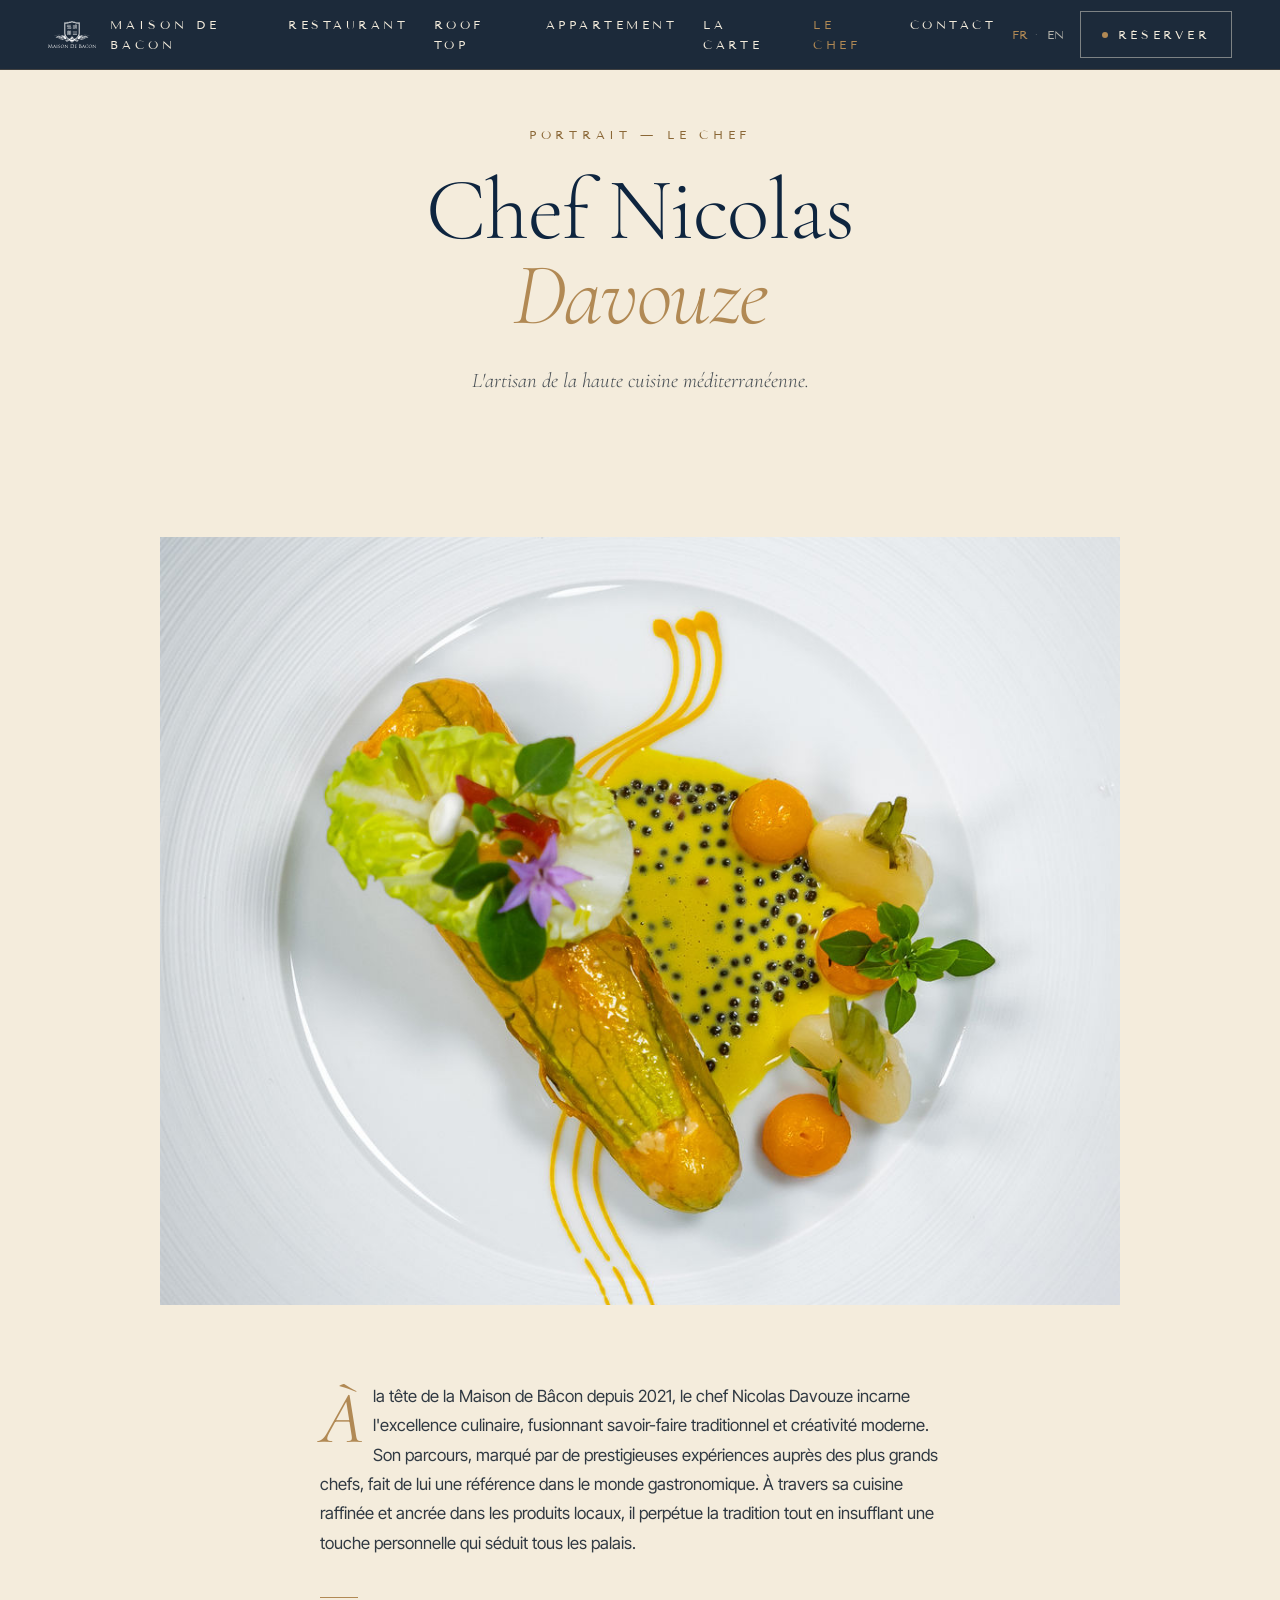
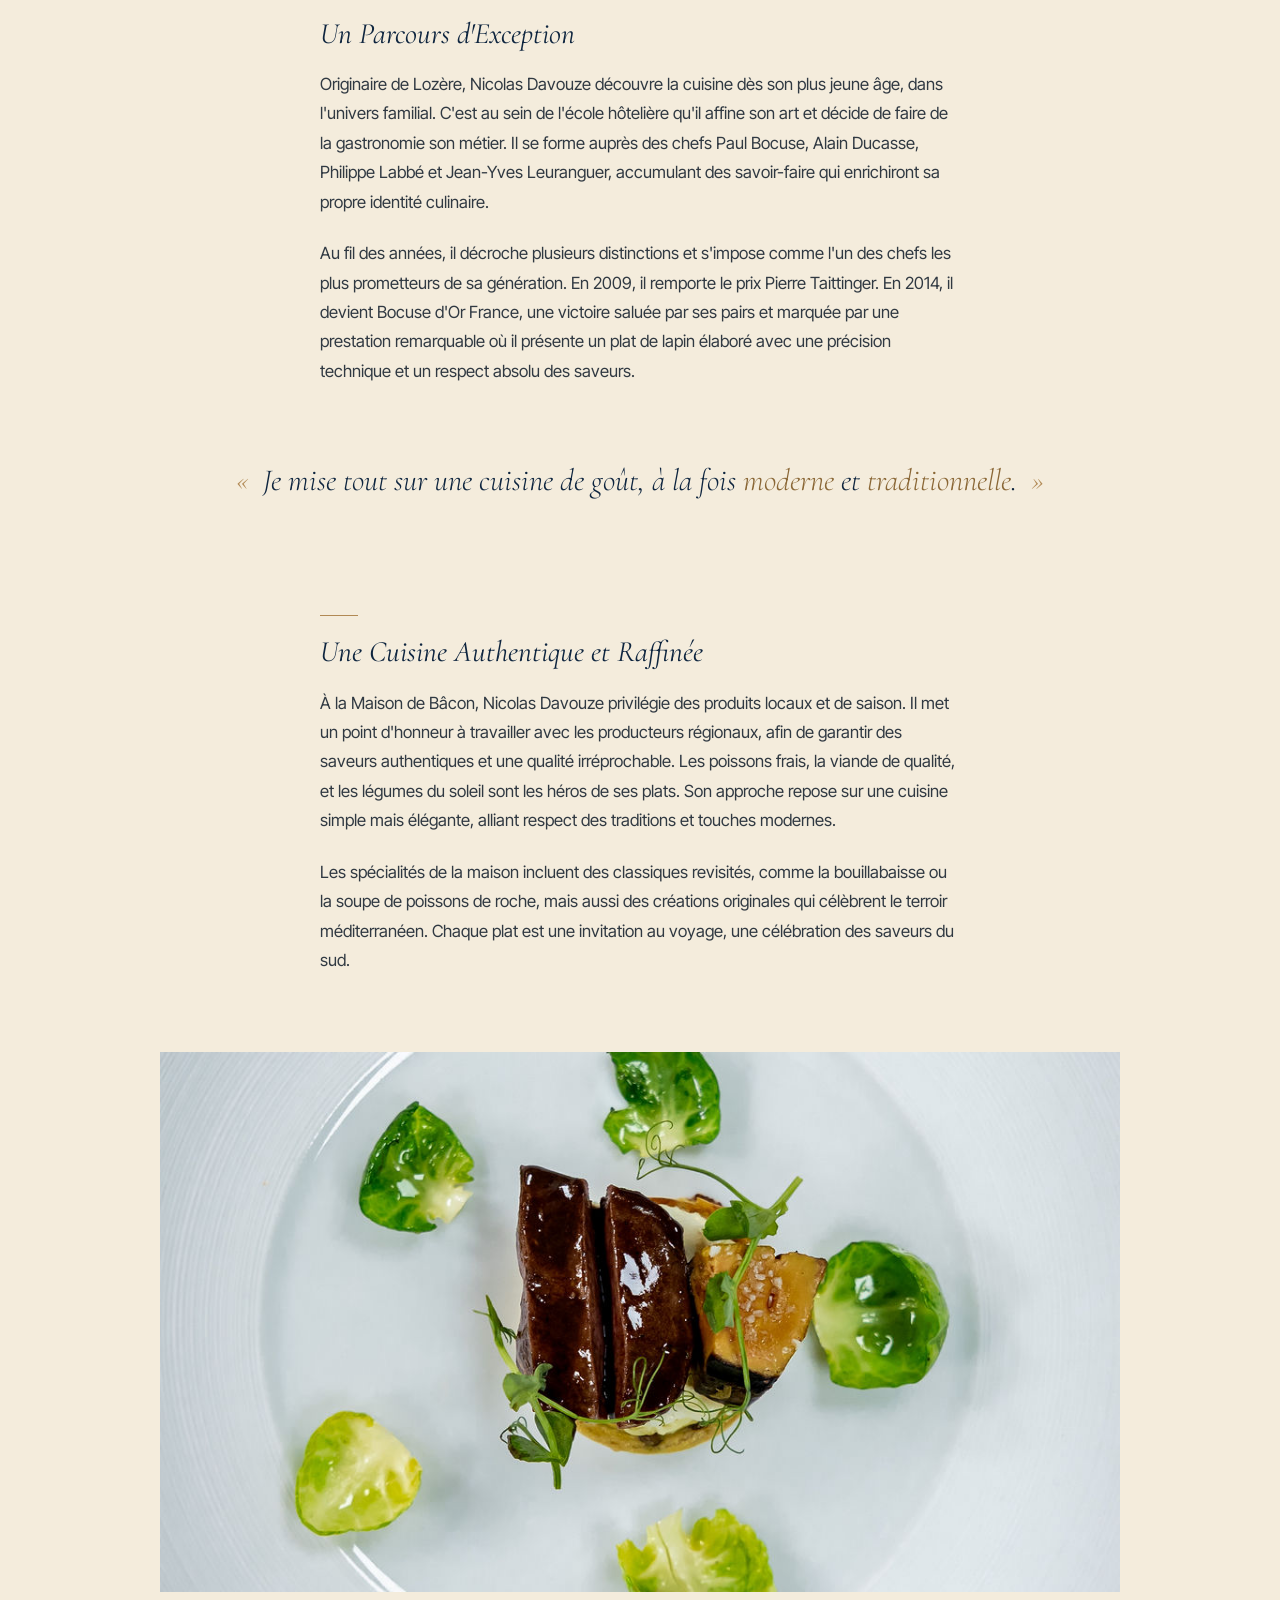
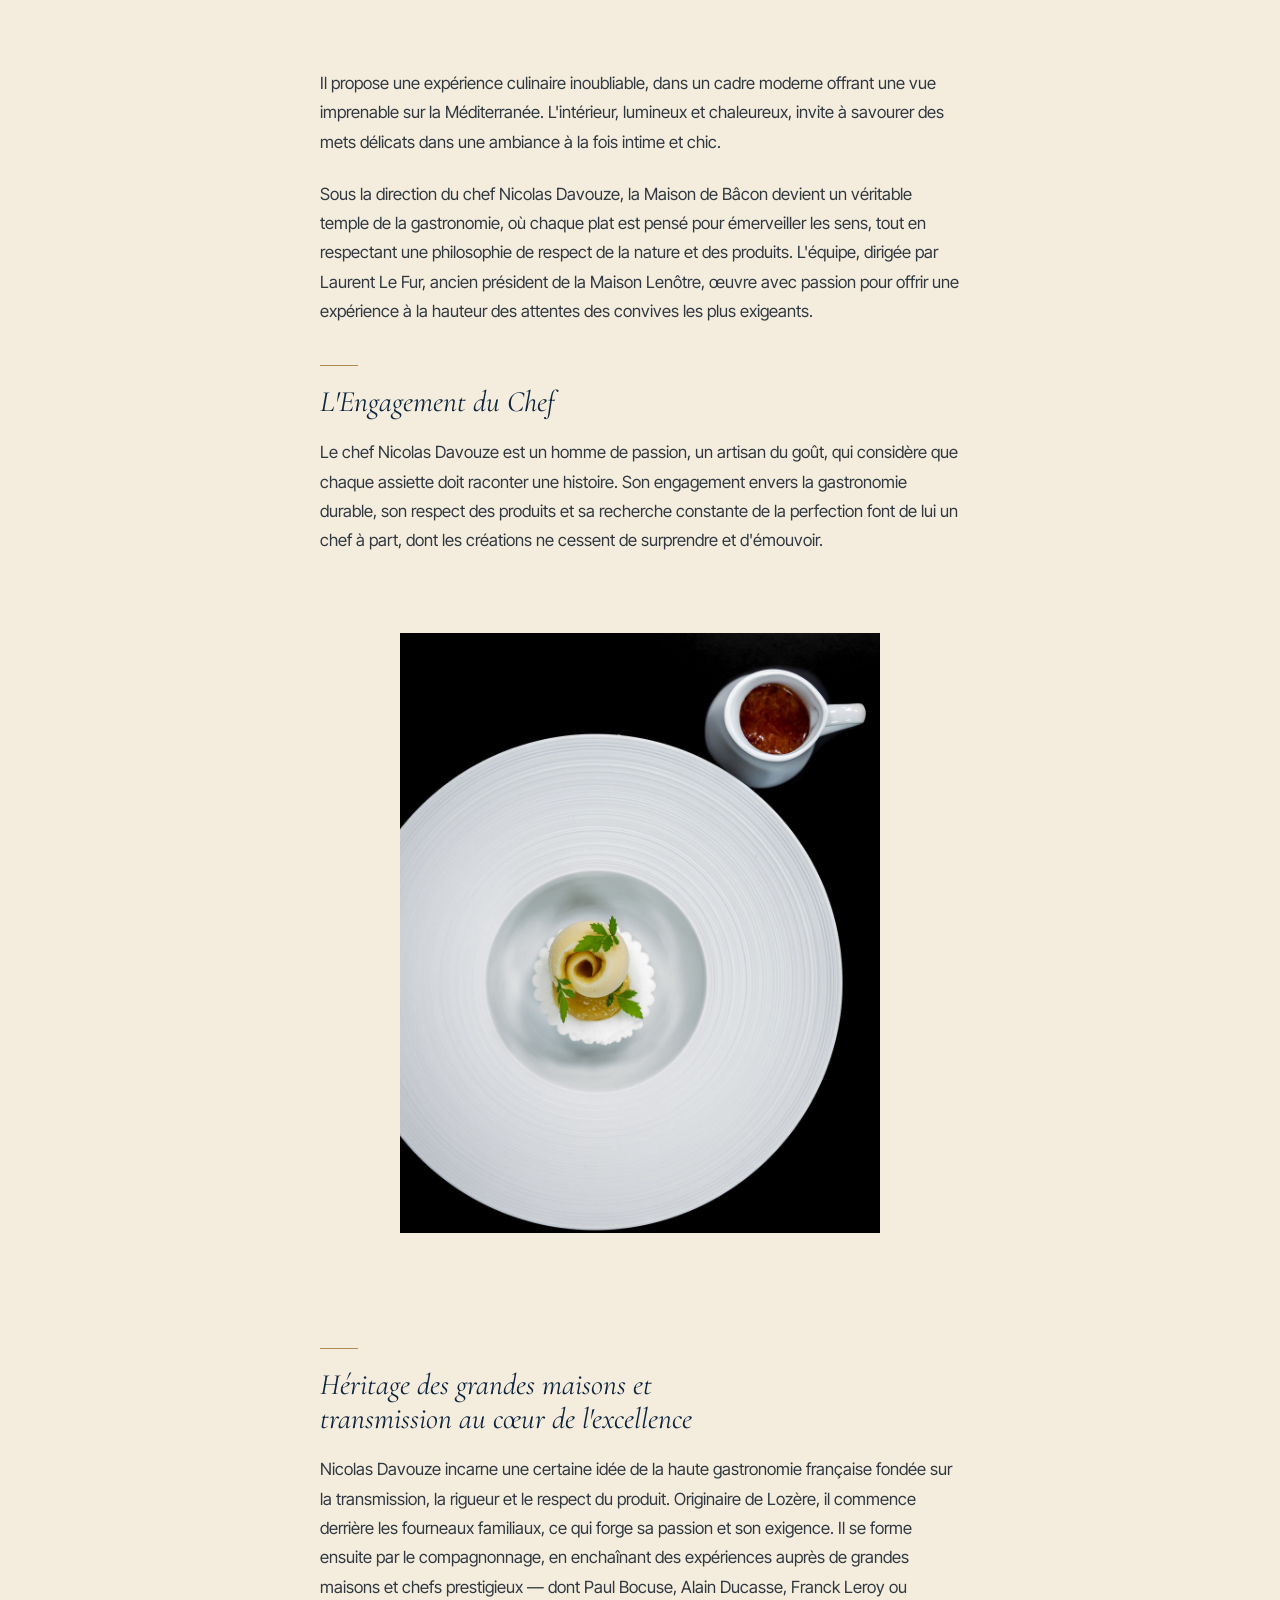
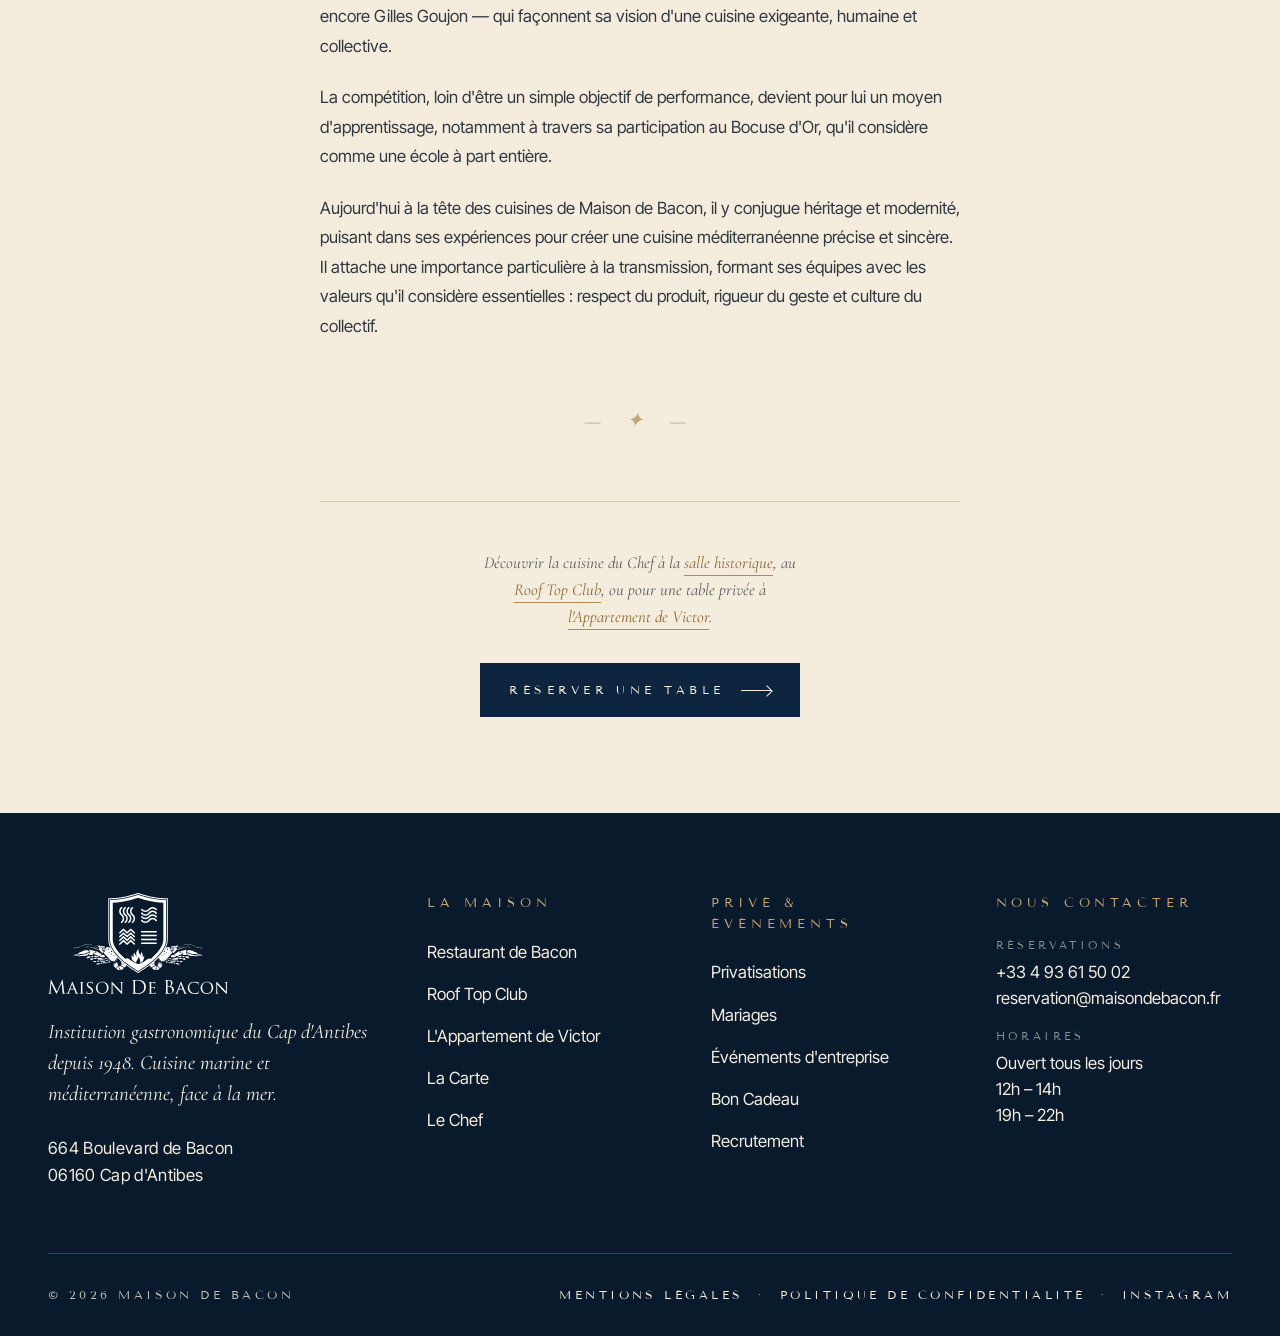
<file: chef.html>
<!doctype html>
<html lang="fr">
<head>
<meta charset="utf-8">
<meta name="viewport" content="width=device-width, initial-scale=1, viewport-fit=cover">
<title>Nicolas Davouze, Chef de la Maison de Bacon — Cap d'Antibes</title>
<meta name="description" content="Portrait de Nicolas Davouze, Chef de la Maison de Bacon depuis 2021. De la Lozère aux fourneaux du Cap d'Antibes — formation chez Bocuse, Ducasse et Labbé, Bocuse d'Or France 2014, une cuisine de goût.">
<meta name="theme-color" content="#091a2d">

<link rel="canonical" href="https://maisondebacon.fr/chef-nicolas-davouze/">

<script type="application/ld+json">
{
  "@context": "https://schema.org",
  "@type": "Person",
  "name": "Nicolas Davouze",
  "jobTitle": "Chef de cuisine",
  "worksFor": { "@type": "Restaurant", "name": "Maison de Bacon", "url": "https://maisondebacon.fr/" },
  "birthPlace": { "@type": "Place", "name": "Lozère, France" },
  "alumniOf": [{ "@type": "Organization", "name": "Institut Paul Bocuse" }],
  "award": ["Prix Pierre Taittinger (2009)", "Bocuse d'Or France (2014)"],
  "knowsAbout": ["Cuisine méditerranéenne","Cuisine marine","Bouillabaisse","Soupe de poissons de roche"],
  "url": "https://maisondebacon.fr/chef-nicolas-davouze/",
  "image": "https://maisondebacon.fr/assets/img/boyron-2.jpg"
}
</script>

<link rel="preconnect" href="https://fonts.googleapis.com">
<link rel="preconnect" href="https://fonts.gstatic.com" crossorigin>
<link rel="stylesheet" href="styles.css?v=20">
</head>

<body class="page-article">

<a class="skip-link" href="#main">Aller au contenu</a>

<header class="nav" data-nav="solid">
  <a href="index.html" class="nav__brand" aria-label="Maison de Bacon — accueil">
    <img src="assets/img/logo-white.svg" alt="" width="38" height="22">
    <span class="nav__brand-mark">Maison de Bacon</span>
  </a>
  <nav class="nav__menu" aria-label="Navigation principale">
    <a href="restaurant.html">Restaurant</a>
    <a href="rooftop.html">Roof Top</a>
    <a href="appartement.html">Appartement</a>
    <a href="menu.html">La Carte</a>
    <a href="chef.html" aria-current="page" style="color:var(--gold)">Le Chef</a>
    <a href="index.html#contact">Contact</a>
  </nav>
  <div style="display:flex;align-items:center;gap:1rem;">
    <div class="nav__lang" role="group" aria-label="Langue">
      <button aria-current="true">FR</button><span>·</span><button>EN</button>
    </div>
    <a href="#reserver" class="nav__cta">Réserver</a>
    <button class="nav__burger" data-burger aria-label="Ouvrir le menu" aria-expanded="false">
      <span></span><span></span><span></span>
    </button>
  </div>
</header>

<aside class="mobile-panel" data-mobile-panel aria-hidden="true">
  <div class="mobile-panel__head">
    <img src="assets/img/logo-white.svg" alt="Maison de Bacon" width="56">
    <button class="mobile-panel__close" data-mobile-close aria-label="Fermer">Fermer ✕</button>
  </div>
  <nav class="mobile-panel__menu">
    <a href="restaurant.html">Restaurant</a>
    <a href="rooftop.html">Roof Top</a>
    <a href="appartement.html">Appartement</a>
    <a href="menu.html">La Carte</a>
    <a href="chef.html">Le Chef</a>
    <a href="index.html#contact">Contact</a>
  </nav>
  <div class="mobile-panel__foot">
    664 Bd de Bacon · Cap d'Antibes<br>
    <a href="tel:+33493615002">+33 4 93 61 50 02</a>
  </div>
</aside>

<main id="main">

<article class="article">

  <header class="article__head">
    <p class="article__kicker">Portrait — Le Chef</p>
    <h1 class="article__title">
      Chef Nicolas <em>Davouze</em>
    </h1>
    <p class="article__standfirst">
      L'artisan de la haute cuisine méditerranéenne.
    </p>
  </header>

  <figure class="article__figure article__figure--lead">
    <img src="assets/img/boyron-2.jpg" alt="Plat signature du Chef Nicolas Davouze">
  </figure>

  <div class="article__body">

    <p>
      <span class="dropcap">À</span> la tête de la Maison de Bâcon depuis 2021, le chef Nicolas Davouze incarne l'excellence culinaire, fusionnant savoir-faire traditionnel et créativité moderne. Son parcours, marqué par de prestigieuses expériences auprès des plus grands chefs, fait de lui une référence dans le monde gastronomique. À travers sa cuisine raffinée et ancrée dans les produits locaux, il perpétue la tradition tout en insufflant une touche personnelle qui séduit tous les palais.
    </p>

    <h2 class="article__h">Un Parcours d'Exception</h2>

    <p>
      Originaire de Lozère, Nicolas Davouze découvre la cuisine dès son plus jeune âge, dans l'univers familial. C'est au sein de l'école hôtelière qu'il affine son art et décide de faire de la gastronomie son métier. Il se forme auprès des chefs Paul Bocuse, Alain Ducasse, Philippe Labbé et Jean-Yves Leuranguer, accumulant des savoir-faire qui enrichiront sa propre identité culinaire.
    </p>

    <p>
      Au fil des années, il décroche plusieurs distinctions et s'impose comme l'un des chefs les plus prometteurs de sa génération. En 2009, il remporte le prix Pierre Taittinger. En 2014, il devient Bocuse d'Or France, une victoire saluée par ses pairs et marquée par une prestation remarquable où il présente un plat de lapin élaboré avec une précision technique et un respect absolu des saveurs.
    </p>

  </div>

  <blockquote class="article__pullquote">
    <p>
      Je mise tout sur une cuisine de goût, à la fois <em>moderne</em>
      et <em>traditionnelle</em>.
    </p>
  </blockquote>

  <div class="article__body">

    <h2 class="article__h">Une Cuisine Authentique et Raffinée</h2>

    <p>
      À la Maison de Bâcon, Nicolas Davouze privilégie des produits locaux et de saison. Il met un point d'honneur à travailler avec les producteurs régionaux, afin de garantir des saveurs authentiques et une qualité irréprochable. Les poissons frais, la viande de qualité, et les légumes du soleil sont les héros de ses plats. Son approche repose sur une cuisine simple mais élégante, alliant respect des traditions et touches modernes.
    </p>

    <p>
      Les spécialités de la maison incluent des classiques revisités, comme la bouillabaisse ou la soupe de poissons de roche, mais aussi des créations originales qui célèbrent le terroir méditerranéen. Chaque plat est une invitation au voyage, une célébration des saveurs du sud.
    </p>

  </div>

  <figure class="article__figure article__figure--wide">
    <img src="assets/img/boyron-3.jpg" alt="">
  </figure>

  <div class="article__body">

    <p>
      Il propose une expérience culinaire inoubliable, dans un cadre moderne offrant une vue imprenable sur la Méditerranée. L'intérieur, lumineux et chaleureux, invite à savourer des mets délicats dans une ambiance à la fois intime et chic.
    </p>

    <p>
      Sous la direction du chef Nicolas Davouze, la Maison de Bâcon devient un véritable temple de la gastronomie, où chaque plat est pensé pour émerveiller les sens, tout en respectant une philosophie de respect de la nature et des produits. L'équipe, dirigée par Laurent Le Fur, ancien président de la Maison Lenôtre, œuvre avec passion pour offrir une expérience à la hauteur des attentes des convives les plus exigeants.
    </p>

    <h2 class="article__h">L'Engagement du Chef</h2>

    <p>
      Le chef Nicolas Davouze est un homme de passion, un artisan du goût, qui considère que chaque assiette doit raconter une histoire. Son engagement envers la gastronomie durable, son respect des produits et sa recherche constante de la perfection font de lui un chef à part, dont les créations ne cessent de surprendre et d'émouvoir.
    </p>

  </div>

  <figure class="article__figure article__figure--inset">
    <img src="assets/img/boyron-5.jpg" alt="">
  </figure>

  <div class="article__body">

    <h2 class="article__h">Héritage des grandes maisons et transmission au cœur de l'excellence</h2>

    <p>
      Nicolas Davouze incarne une certaine idée de la haute gastronomie française fondée sur la transmission, la rigueur et le respect du produit. Originaire de Lozère, il commence derrière les fourneaux familiaux, ce qui forge sa passion et son exigence. Il se forme ensuite par le compagnonnage, en enchaînant des expériences auprès de grandes maisons et chefs prestigieux — dont Paul Bocuse, Alain Ducasse, Franck Leroy ou encore Gilles Goujon — qui façonnent sa vision d'une cuisine exigeante, humaine et collective.
    </p>

    <p>
      La compétition, loin d'être un simple objectif de performance, devient pour lui un moyen d'apprentissage, notamment à travers sa participation au Bocuse d'Or, qu'il considère comme une école à part entière.
    </p>

    <p>
      Aujourd'hui à la tête des cuisines de Maison de Bacon, il y conjugue héritage et modernité, puisant dans ses expériences pour créer une cuisine méditerranéenne précise et sincère. Il attache une importance particulière à la transmission, formant ses équipes avec les valeurs qu'il considère essentielles : respect du produit, rigueur du geste et culture du collectif.
    </p>

  </div>

  <p class="article__end" aria-hidden="true">— ✦ —</p>

  <footer class="article__foot">
    <p class="article__cta-line">
      Découvrir la cuisine du Chef à la <a href="restaurant.html">salle historique</a>,
      au <a href="rooftop.html">Roof Top Club</a>,
      ou pour une table privée à <a href="appartement.html">l'Appartement de Victor</a>.
    </p>
    <p class="article__cta-row">
      <a class="book__cta" href="https://bookings.zenchef.com/?rid=354476&pid=1001" target="_blank" rel="noopener">
        Réserver une table
        <span class="hero__cta-arrow"></span>
      </a>
    </p>
  </footer>

</article>

</main>

<footer class="footer">
  <div class="wrap">
    <div class="footer__top">
      <div class="footer__brand">
        <img src="assets/img/logo-white.svg" alt="Maison de Bacon">
        <p class="footer__intro">
          Institution gastronomique du Cap d'Antibes depuis 1948.
          Cuisine marine et méditerranéenne, face à la mer.
        </p>
        <address class="footer__brand-address">
          664 Boulevard de Bacon<br>
          06160 Cap d'Antibes
        </address>
      </div>
      <div>
        <p class="footer__h">La Maison</p>
        <ul class="footer__list">
          <li><a href="restaurant.html">Restaurant de Bacon</a></li>
          <li><a href="rooftop.html">Roof Top Club</a></li>
          <li><a href="appartement.html">L'Appartement de Victor</a></li>
          <li><a href="menu.html">La Carte</a></li>
          <li><a href="chef.html">Le Chef</a></li>
        </ul>
      </div>
      <div>
        <p class="footer__h">Privé &amp; Événements</p>
        <ul class="footer__list">
          <li><a href="#">Privatisations</a></li>
          <li><a href="#">Mariages</a></li>
          <li><a href="#">Événements d'entreprise</a></li>
          <li><a href="#">Bon Cadeau</a></li>
          <li><a href="#">Recrutement</a></li>
        </ul>
      </div>
      <div class="footer__contact">
        <p class="footer__h">Nous Contacter</p>
        <div class="footer__contact-row">
          <p class="footer__contact-label">Réservations</p>
          <p class="footer__contact-value">
            <a href="tel:+33493615002">+33 4 93 61 50 02</a><br>
            <a href="mailto:reservation@maisondebacon.fr">reservation@maisondebacon.fr</a>
          </p>
        </div>
        <div class="footer__contact-row">
          <p class="footer__contact-label">Horaires</p>
          <p class="footer__contact-value">Ouvert tous les jours<br>12h – 14h<br>19h – 22h</p>
        </div>
      </div>
    </div>
    <div class="footer__bottom">
      <span>© <span data-year>2026</span> Maison de Bacon</span>
      <span>
        <a href="#">Mentions légales</a> &nbsp;·&nbsp;
        <a href="#">Politique de confidentialité</a> &nbsp;·&nbsp;
        <a href="https://www.instagram.com/maisondebacon/" target="_blank" rel="noopener">Instagram</a>
      </span>
    </div>
  </div>
</footer>

<script src="app.js" defer></script>
</body>
</html>
</file>
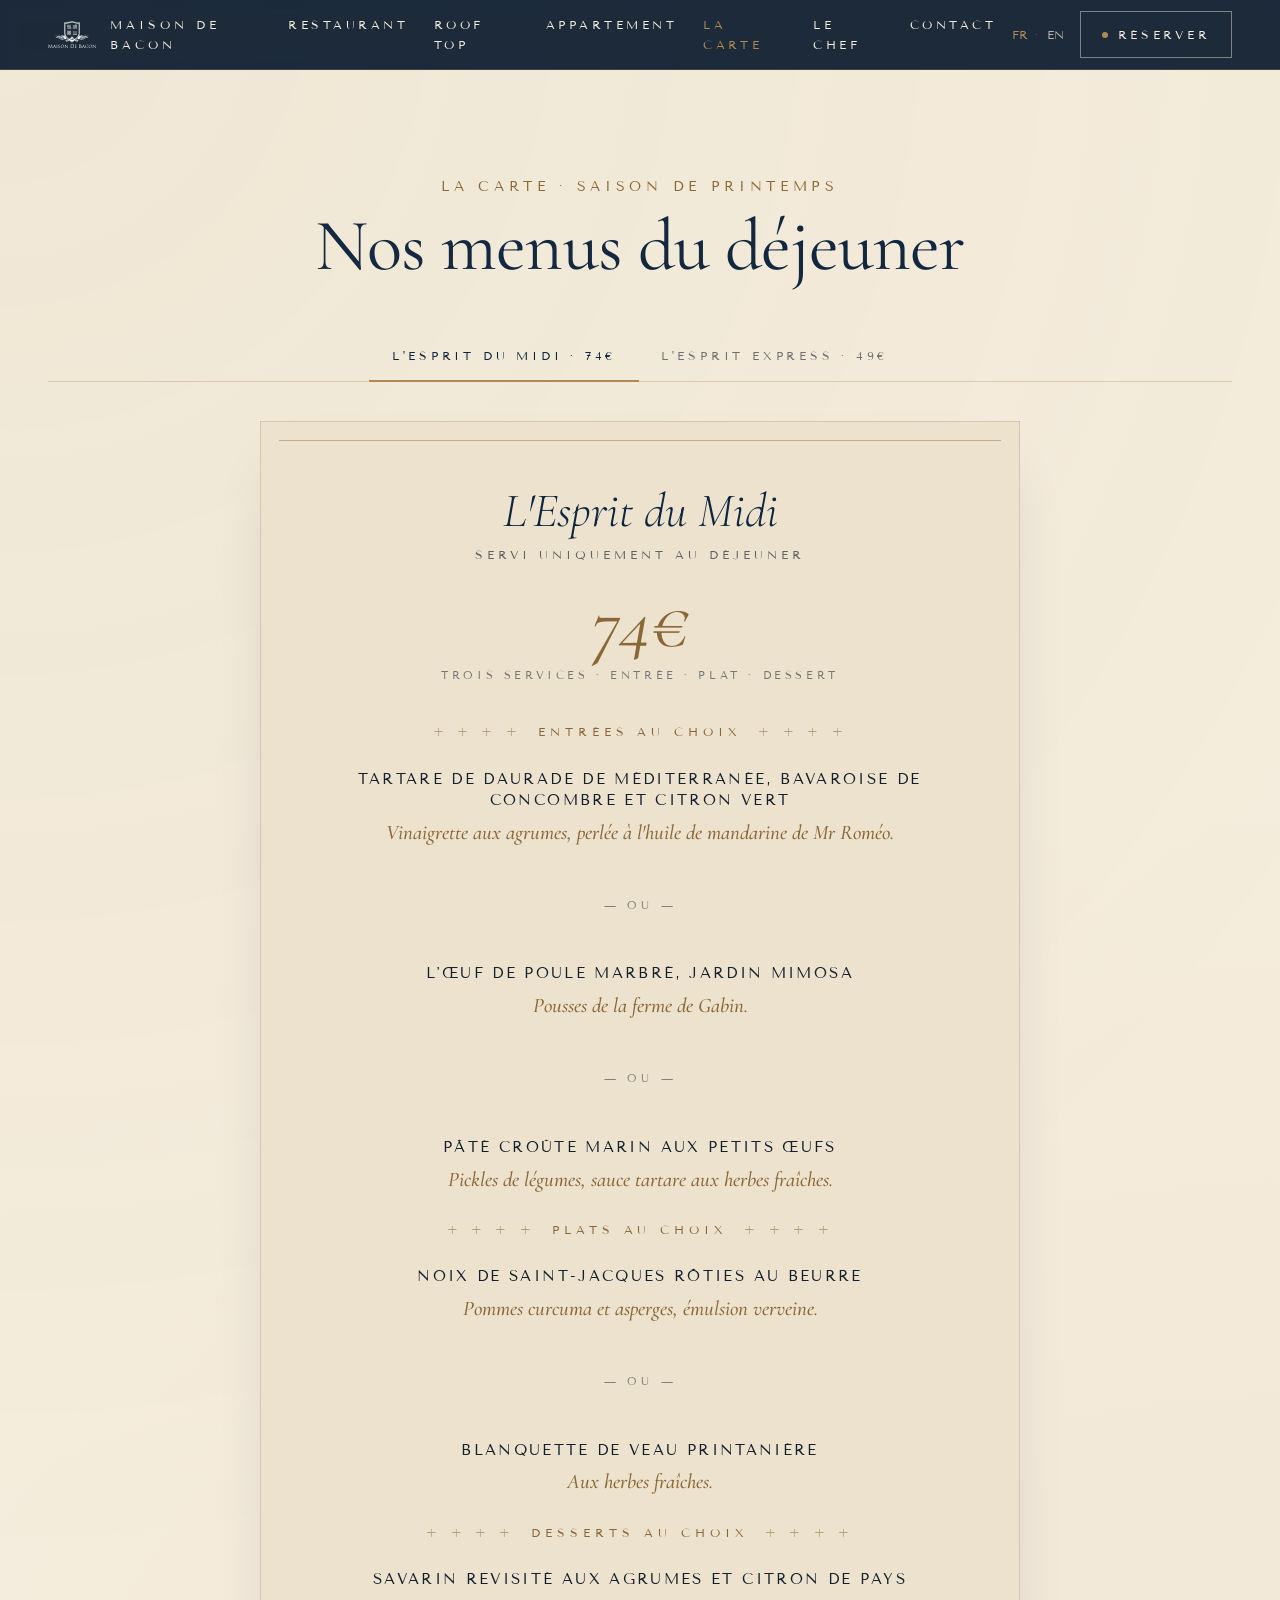
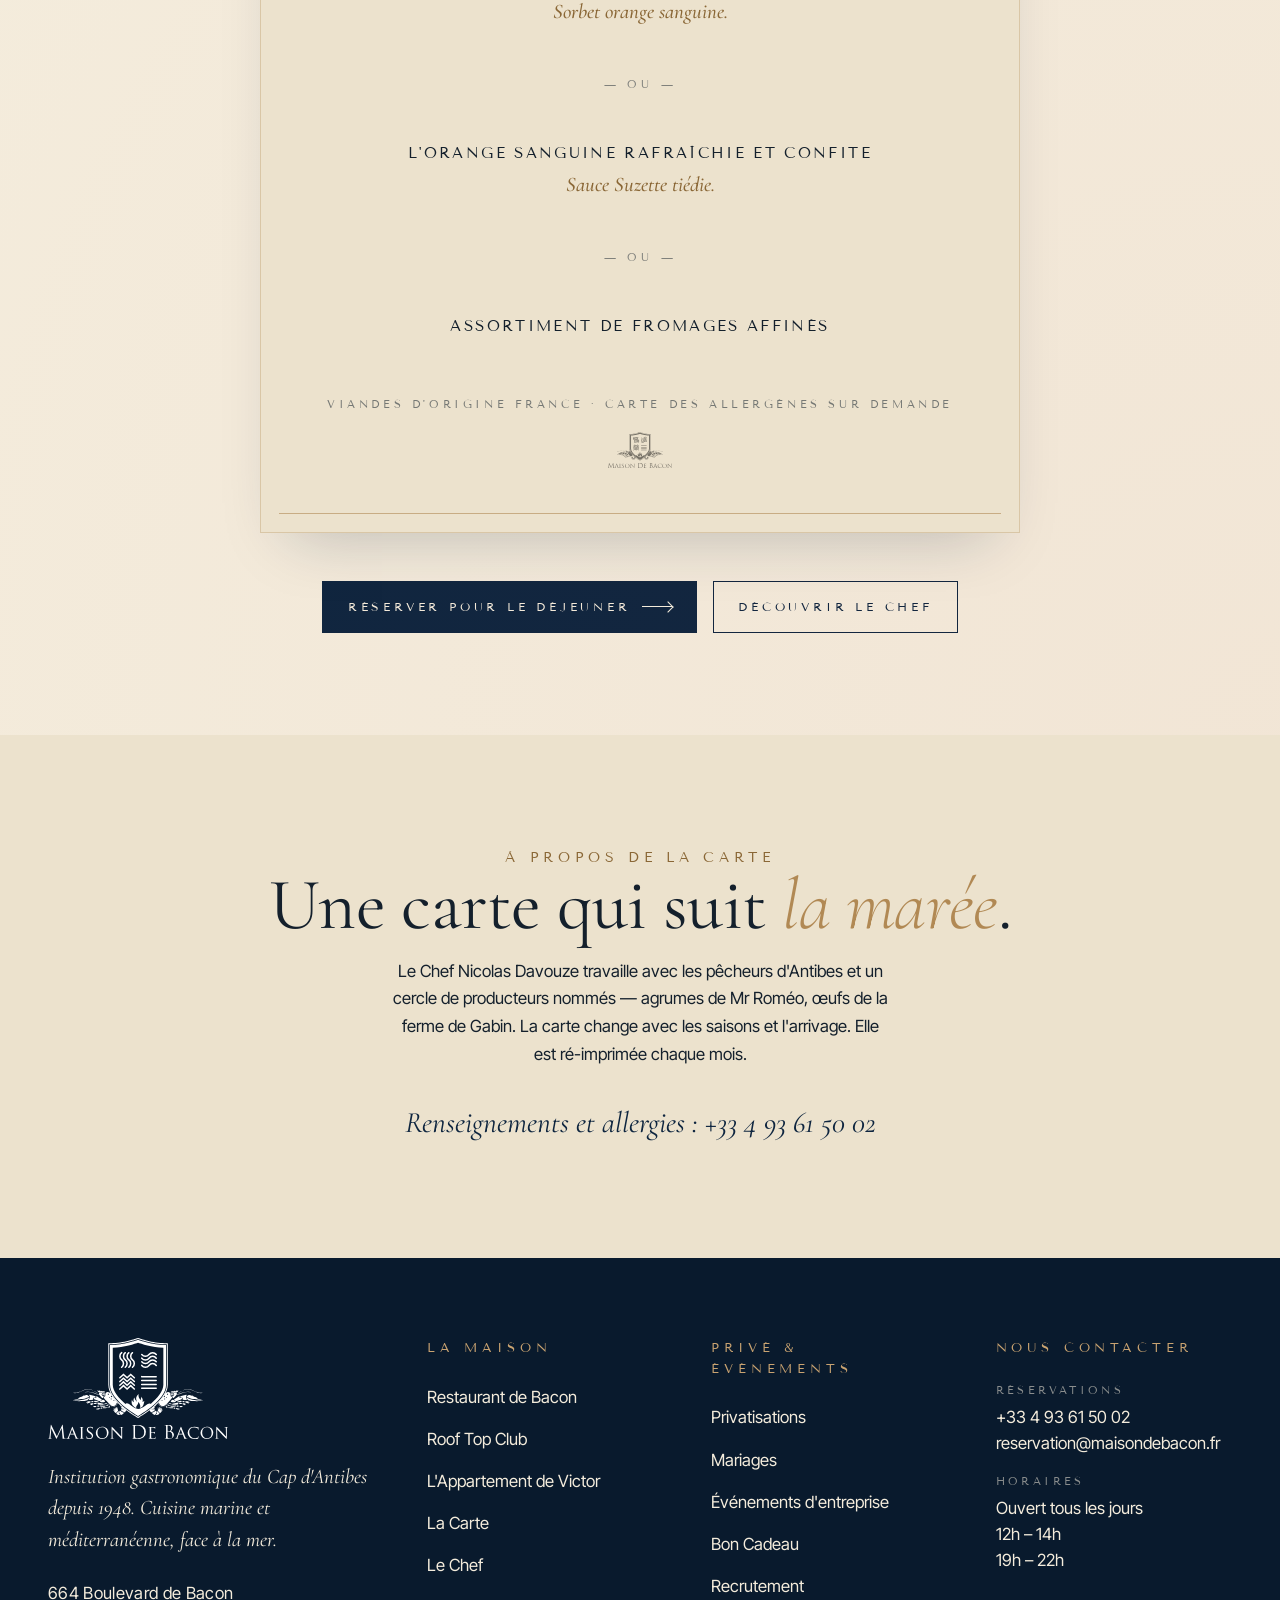
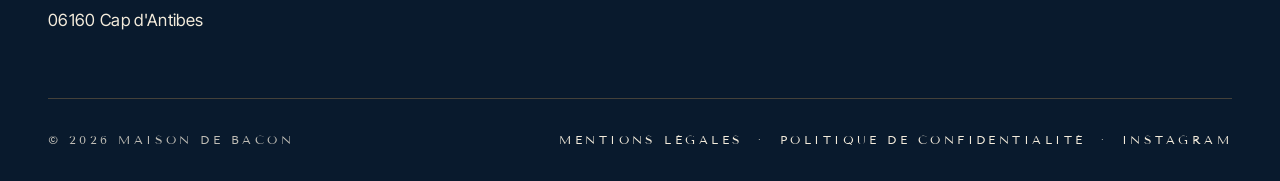
<file: menu.html>
<!doctype html>
<html lang="fr">
<head>
<meta charset="utf-8">
<meta name="viewport" content="width=device-width, initial-scale=1, viewport-fit=cover">
<title>L'Esprit du Midi — Menu signature · Maison de Bacon</title>
<meta name="description" content="Menu Esprit du Midi · 74€ · servi uniquement au déjeuner. Tartare de daurade de Méditerranée, noix de Saint-Jacques, blanquette de veau printanière, savarin aux agrumes. Cuisine marine du Chef Nicolas Davouze, Cap d'Antibes.">
<meta name="theme-color" content="#091a2d">

<link rel="canonical" href="https://maisondebacon.fr/lesprit-du-midi/">
<link rel="alternate" hreflang="fr-FR" href="https://maisondebacon.fr/lesprit-du-midi/">

<!-- Schema.org Menu -->
<script type="application/ld+json">
{
  "@context": "https://schema.org",
  "@type": "Menu",
  "@id": "https://maisondebacon.fr/lesprit-du-midi/#menu",
  "name": "L'Esprit du Midi",
  "description": "Menu signature servi uniquement au déjeuner. Trois entrées au choix, deux plats, trois desserts.",
  "inLanguage": "fr",
  "offers": { "@type": "Offer", "price": "74", "priceCurrency": "EUR" },
  "hasMenuSection": [
    {
      "@type": "MenuSection",
      "name": "Entrées",
      "hasMenuItem": [
        { "@type": "MenuItem", "name": "Tartare de daurade de Méditerranée, bavaroise de concombre et citron vert", "description": "Vinaigrette aux agrumes, perlée à l'huile de mandarine de Mr Roméo." },
        { "@type": "MenuItem", "name": "L'œuf de poule marbré, jardin mimosa", "description": "Pousses de la ferme de Gabin." },
        { "@type": "MenuItem", "name": "Pâté croûte marin aux petits œufs", "description": "Pickles de légumes, sauce tartare aux herbes fraîches." }
      ]
    },
    {
      "@type": "MenuSection",
      "name": "Plats",
      "hasMenuItem": [
        { "@type": "MenuItem", "name": "Noix de Saint-Jacques rôties au beurre", "description": "Pommes curcuma et asperges, émulsion verveine." },
        { "@type": "MenuItem", "name": "Blanquette de veau printanière", "description": "Aux herbes fraîches." }
      ]
    },
    {
      "@type": "MenuSection",
      "name": "Desserts",
      "hasMenuItem": [
        { "@type": "MenuItem", "name": "Savarin revisité aux agrumes et citron de pays", "description": "Sorbet orange sanguine." },
        { "@type": "MenuItem", "name": "L'orange sanguine rafraîchie et confite", "description": "Sauce Suzette tiédie." },
        { "@type": "MenuItem", "name": "Assortiment de fromages affinés" }
      ]
    }
  ]
}
</script>

<link rel="preconnect" href="https://fonts.googleapis.com">
<link rel="preconnect" href="https://fonts.gstatic.com" crossorigin>
<link rel="stylesheet" href="styles.css?v=20">
</head>

<body>

<a class="skip-link" href="#main">Aller au contenu</a>

<!-- NAV (shared) -->
<header class="nav is-scrolled" data-nav="solid">
  <a href="index.html" class="nav__brand" aria-label="Maison de Bacon — accueil">
    <img src="assets/img/logo-white.svg" alt="" width="38" height="22">
    <span class="nav__brand-mark">Maison de Bacon</span>
  </a>
  <nav class="nav__menu" aria-label="Navigation principale">
    <a href="restaurant.html">Restaurant</a>
    <a href="rooftop.html">Roof Top</a>
    <a href="appartement.html">Appartement</a>
    <a href="menu.html" aria-current="page" style="color:var(--gold)">La Carte</a>
    <a href="chef.html">Le Chef</a>
    <a href="index.html#contact">Contact</a>
  </nav>
  <div style="display:flex;align-items:center;gap:1rem;">
    <div class="nav__lang" role="group" aria-label="Langue">
      <button aria-current="true">FR</button><span>·</span><button>EN</button>
    </div>
    <a href="#reserver" class="nav__cta">Réserver</a>
    <button class="nav__burger" data-burger aria-label="Ouvrir le menu" aria-expanded="false">
      <span></span><span></span><span></span>
    </button>
  </div>
</header>

<aside class="mobile-panel" data-mobile-panel aria-hidden="true">
  <div class="mobile-panel__head">
    <img src="assets/img/logo-white.svg" alt="Maison de Bacon" width="56">
    <button class="mobile-panel__close" data-mobile-close aria-label="Fermer">Fermer ✕</button>
  </div>
  <nav class="mobile-panel__menu">
    <a href="restaurant.html">Restaurant</a>
    <a href="rooftop.html">Roof Top</a>
    <a href="appartement.html">Appartement</a>
    <a href="menu.html">La Carte</a>
    <a href="chef.html">Le Chef</a>
    <a href="index.html#contact">Contact</a>
  </nav>
  <div class="mobile-panel__foot">
    664 Bd de Bacon · Cap d'Antibes<br>
    <a href="tel:+33493615002">+33 4 93 61 50 02</a>
  </div>
</aside>

<main id="main">

<!-- ============================================================
     MENU
     ============================================================ -->
<section class="menu-paper menu-paper--top">
  <div class="wrap">

    <header class="menu-intro reveal">
      <p class="eyebrow">La Carte · Saison de Printemps</p>
      <h1 class="menu-intro__title">Nos menus du déjeuner</h1>
    </header>

    <div class="menu-tabs reveal" role="tablist" aria-label="Sélection du menu">
      <button data-tab="midi" aria-selected="true" role="tab">L'Esprit du Midi · 74€</button>
      <button data-tab="express" aria-selected="false" role="tab">L'Esprit Express · 49€</button>
    </div>

    <article class="menu-card reveal" data-tab-panel="midi" role="tabpanel">

      <header class="menu-card__head">
        <h2 class="menu-card__title">L'Esprit du Midi</h2>
        <p class="menu-card__sub">Servi uniquement au déjeuner</p>
        <p class="menu-card__price">74€</p>
        <p class="menu-card__meta">Trois services · entrée · plat · dessert</p>
      </header>

      <p class="menu-course-label">Entrées au choix</p>

      <div class="menu-section">
        <div class="dish">
          <p class="dish__name">Tartare de daurade de Méditerranée, bavaroise de concombre et citron vert</p>
          <p class="dish__en">Vinaigrette aux agrumes, perlée à l'huile de mandarine de Mr Roméo.</p>
        </div>
        <p class="dish__or">— ou —</p>
        <div class="dish">
          <p class="dish__name">L'œuf de poule marbré, jardin mimosa</p>
          <p class="dish__en">Pousses de la ferme de Gabin.</p>
        </div>
        <p class="dish__or">— ou —</p>
        <div class="dish">
          <p class="dish__name">Pâté croûte marin aux petits œufs</p>
          <p class="dish__en">Pickles de légumes, sauce tartare aux herbes fraîches.</p>
        </div>
      </div>

      <p class="menu-course-label">Plats au choix</p>

      <div class="menu-section">
        <div class="dish">
          <p class="dish__name">Noix de Saint-Jacques rôties au beurre</p>
          <p class="dish__en">Pommes curcuma et asperges, émulsion verveine.</p>
        </div>
        <p class="dish__or">— ou —</p>
        <div class="dish">
          <p class="dish__name">Blanquette de veau printanière</p>
          <p class="dish__en">Aux herbes fraîches.</p>
        </div>
      </div>

      <p class="menu-course-label">Desserts au choix</p>

      <div class="menu-section">
        <div class="dish">
          <p class="dish__name">Savarin revisité aux agrumes et citron de pays</p>
          <p class="dish__en">Sorbet orange sanguine.</p>
        </div>
        <p class="dish__or">— ou —</p>
        <div class="dish">
          <p class="dish__name">L'orange sanguine rafraîchie et confite</p>
          <p class="dish__en">Sauce Suzette tiédie.</p>
        </div>
        <p class="dish__or">— ou —</p>
        <div class="dish">
          <p class="dish__name">Assortiment de fromages affinés</p>
        </div>
      </div>

      <div class="menu-foot">
        Viandes d'origine France · Carte des allergènes sur demande<br>
        <img src="assets/img/logo-white.svg" alt="" style="filter:invert(1) sepia(1) saturate(2) hue-rotate(345deg) brightness(0.7)">
      </div>

    </article>

    <article class="menu-card reveal" data-tab-panel="express" role="tabpanel" hidden>

      <header class="menu-card__head">
        <h2 class="menu-card__title">L'Esprit Express</h2>
        <p class="menu-card__sub">Uniquement le midi · sauf le week-end</p>
        <p class="menu-card__price">49€</p>
        <p class="menu-card__meta">Deux services · plat · dessert</p>
      </header>

      <p class="menu-course-label">Plat</p>

      <div class="menu-section">
        <div class="dish">
          <p class="dish__name">Noix de Saint-Jacques rôties au beurre</p>
          <p class="dish__en">Pommes curcuma et asperges, émulsion verveine.</p>
        </div>
        <p class="dish__or">— ou —</p>
        <div class="dish">
          <p class="dish__name">Blanquette de veau printanière</p>
          <p class="dish__en">Aux herbes fraîches.</p>
        </div>
      </div>

      <p class="menu-course-label">Dessert</p>

      <div class="menu-section">
        <div class="dish">
          <p class="dish__name">Savarin revisité aux agrumes et citron de pays</p>
          <p class="dish__en">Sorbet orange sanguine.</p>
        </div>
        <p class="dish__or">— ou —</p>
        <div class="dish">
          <p class="dish__name">Assortiment de fromages affinés</p>
        </div>
      </div>

      <div class="menu-foot">
        Service du midi en semaine · réservation conseillée
      </div>

    </article>

    <div class="menu-cta-row reveal reveal--delay-2">
      <a href="https://bookings.zenchef.com/?rid=354476&pid=1001" target="_blank" rel="noopener" class="btn-solid">
        Réserver pour le déjeuner
        <span class="hero__cta-arrow"></span>
      </a>
      <a href="chef.html" class="btn-ghost">Découvrir le Chef</a>
    </div>

  </div>
</section>

<!-- ============================================================
     INFO BLOCK
     ============================================================ -->
<section class="book">
  <div class="wrap reveal">
    <p class="eyebrow">À propos de la Carte</p>
    <h2 class="book__title display">Une carte qui suit <em>la marée</em>.</h2>
    <p class="book__lede">
      Le Chef Nicolas Davouze travaille avec les pêcheurs d'Antibes et un cercle
      de producteurs nommés — agrumes de Mr Roméo, œufs de la ferme de Gabin.
      La carte change avec les saisons et l'arrivage. Elle est ré-imprimée chaque mois.
    </p>
    <p class="book__phone">
      Renseignements et allergies : <a href="tel:+33493615002">+33 4 93 61 50 02</a>
    </p>
  </div>
</section>

</main>

<!-- FOOTER (shared) -->
<footer class="footer">
  <div class="wrap">
    <div class="footer__top">
      <div class="footer__brand">
        <img src="assets/img/logo-white.svg" alt="Maison de Bacon">
        <p class="footer__intro">
          Institution gastronomique du Cap d'Antibes depuis 1948.
          Cuisine marine et méditerranéenne, face à la mer.
        </p>
        <address class="footer__brand-address">
          664 Boulevard de Bacon<br>
          06160 Cap d'Antibes
        </address>
      </div>
      <div>
        <p class="footer__h">La Maison</p>
        <ul class="footer__list">
          <li><a href="restaurant.html">Restaurant de Bacon</a></li>
          <li><a href="rooftop.html">Roof Top Club</a></li>
          <li><a href="appartement.html">L'Appartement de Victor</a></li>
          <li><a href="menu.html">La Carte</a></li>
          <li><a href="chef.html">Le Chef</a></li>
        </ul>
      </div>
      <div>
        <p class="footer__h">Privé &amp; Événements</p>
        <ul class="footer__list">
          <li><a href="#">Privatisations</a></li>
          <li><a href="#">Mariages</a></li>
          <li><a href="#">Événements d'entreprise</a></li>
          <li><a href="#">Bon Cadeau</a></li>
          <li><a href="#">Recrutement</a></li>
        </ul>
      </div>
      <div class="footer__contact">
        <p class="footer__h">Nous Contacter</p>
        <div class="footer__contact-row">
          <p class="footer__contact-label">Réservations</p>
          <p class="footer__contact-value">
            <a href="tel:+33493615002">+33 4 93 61 50 02</a><br>
            <a href="mailto:reservation@maisondebacon.fr">reservation@maisondebacon.fr</a>
          </p>
        </div>
        <div class="footer__contact-row">
          <p class="footer__contact-label">Horaires</p>
          <p class="footer__contact-value">Ouvert tous les jours<br>12h – 14h<br>19h – 22h</p>
        </div>
      </div>
    </div>
    <div class="footer__bottom">
      <span>© <span data-year>2026</span> Maison de Bacon</span>
      <span>
        <a href="#">Mentions légales</a> &nbsp;·&nbsp;
        <a href="#">Politique de confidentialité</a> &nbsp;·&nbsp;
        <a href="https://www.instagram.com/maisondebacon/" target="_blank" rel="noopener">Instagram</a>
      </span>
    </div>
  </div>
</footer>

<script src="app.js" defer></script>
</body>
</html>
</file>
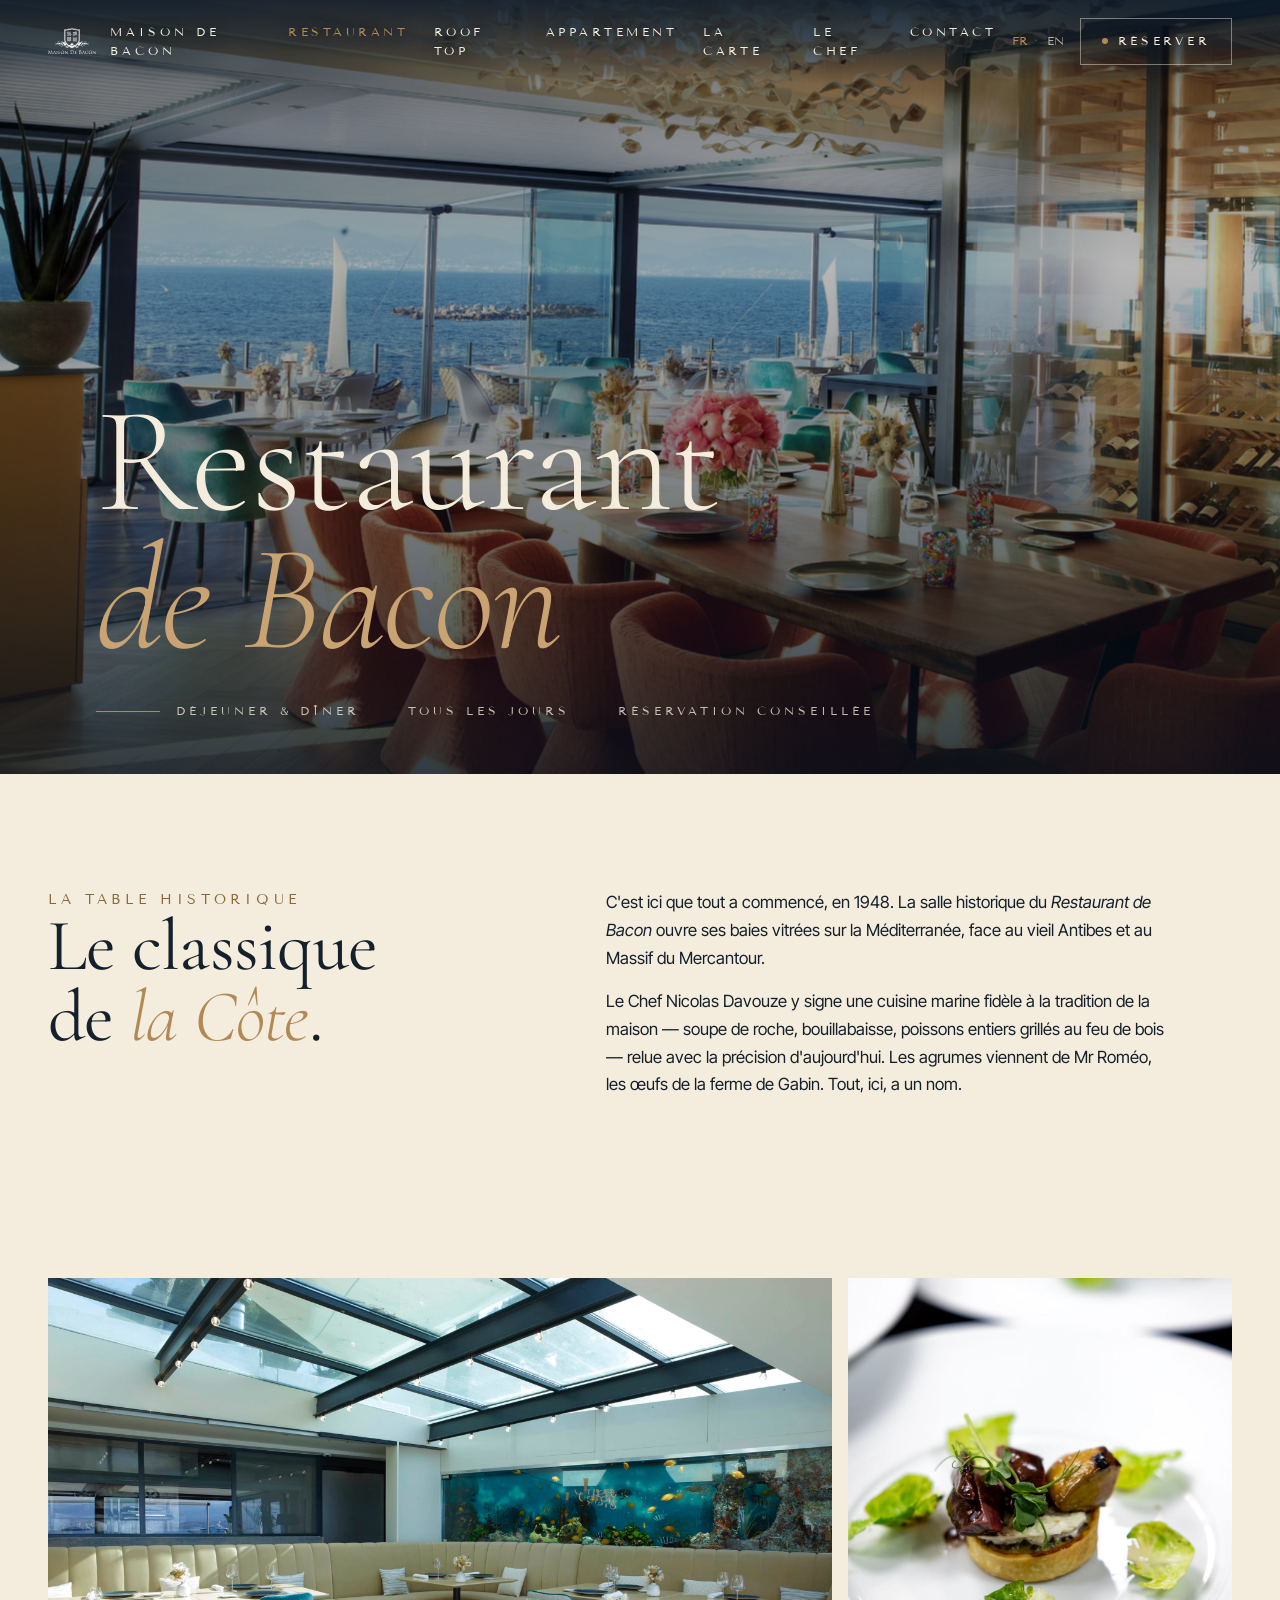
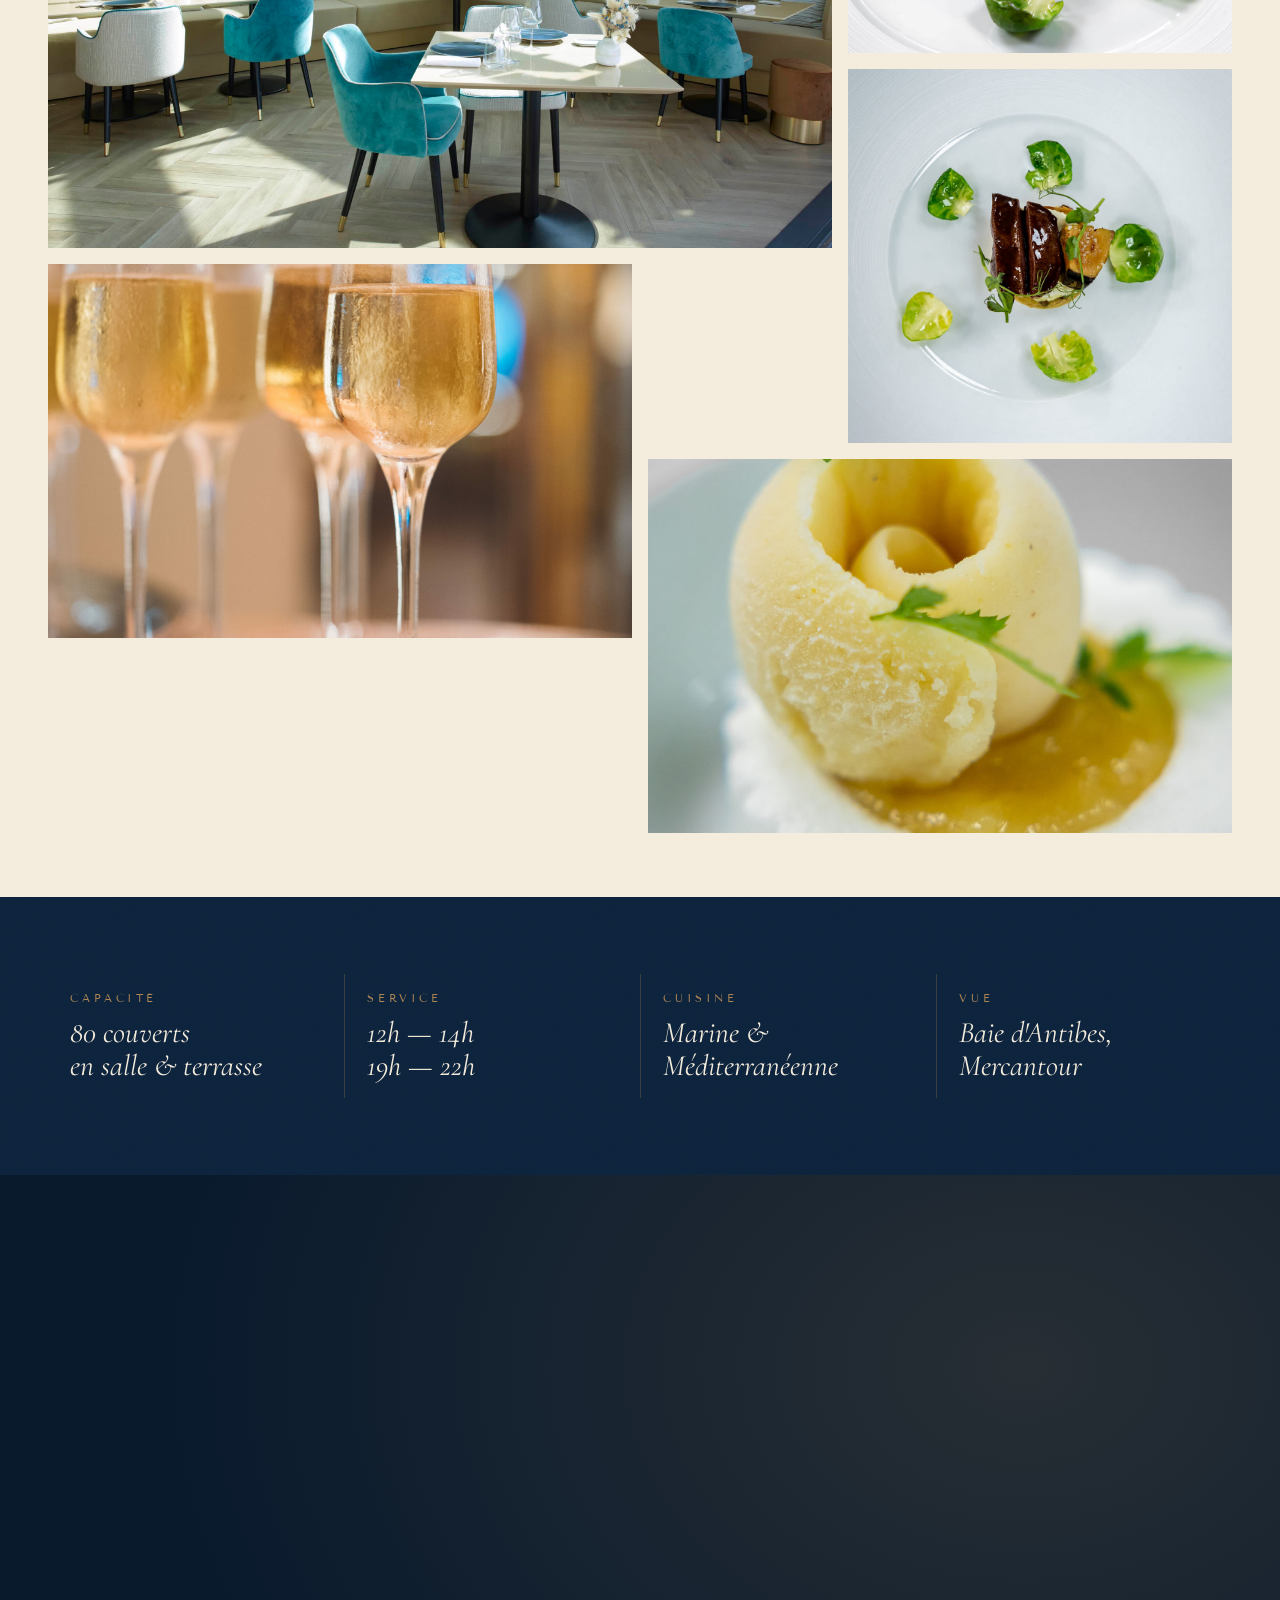
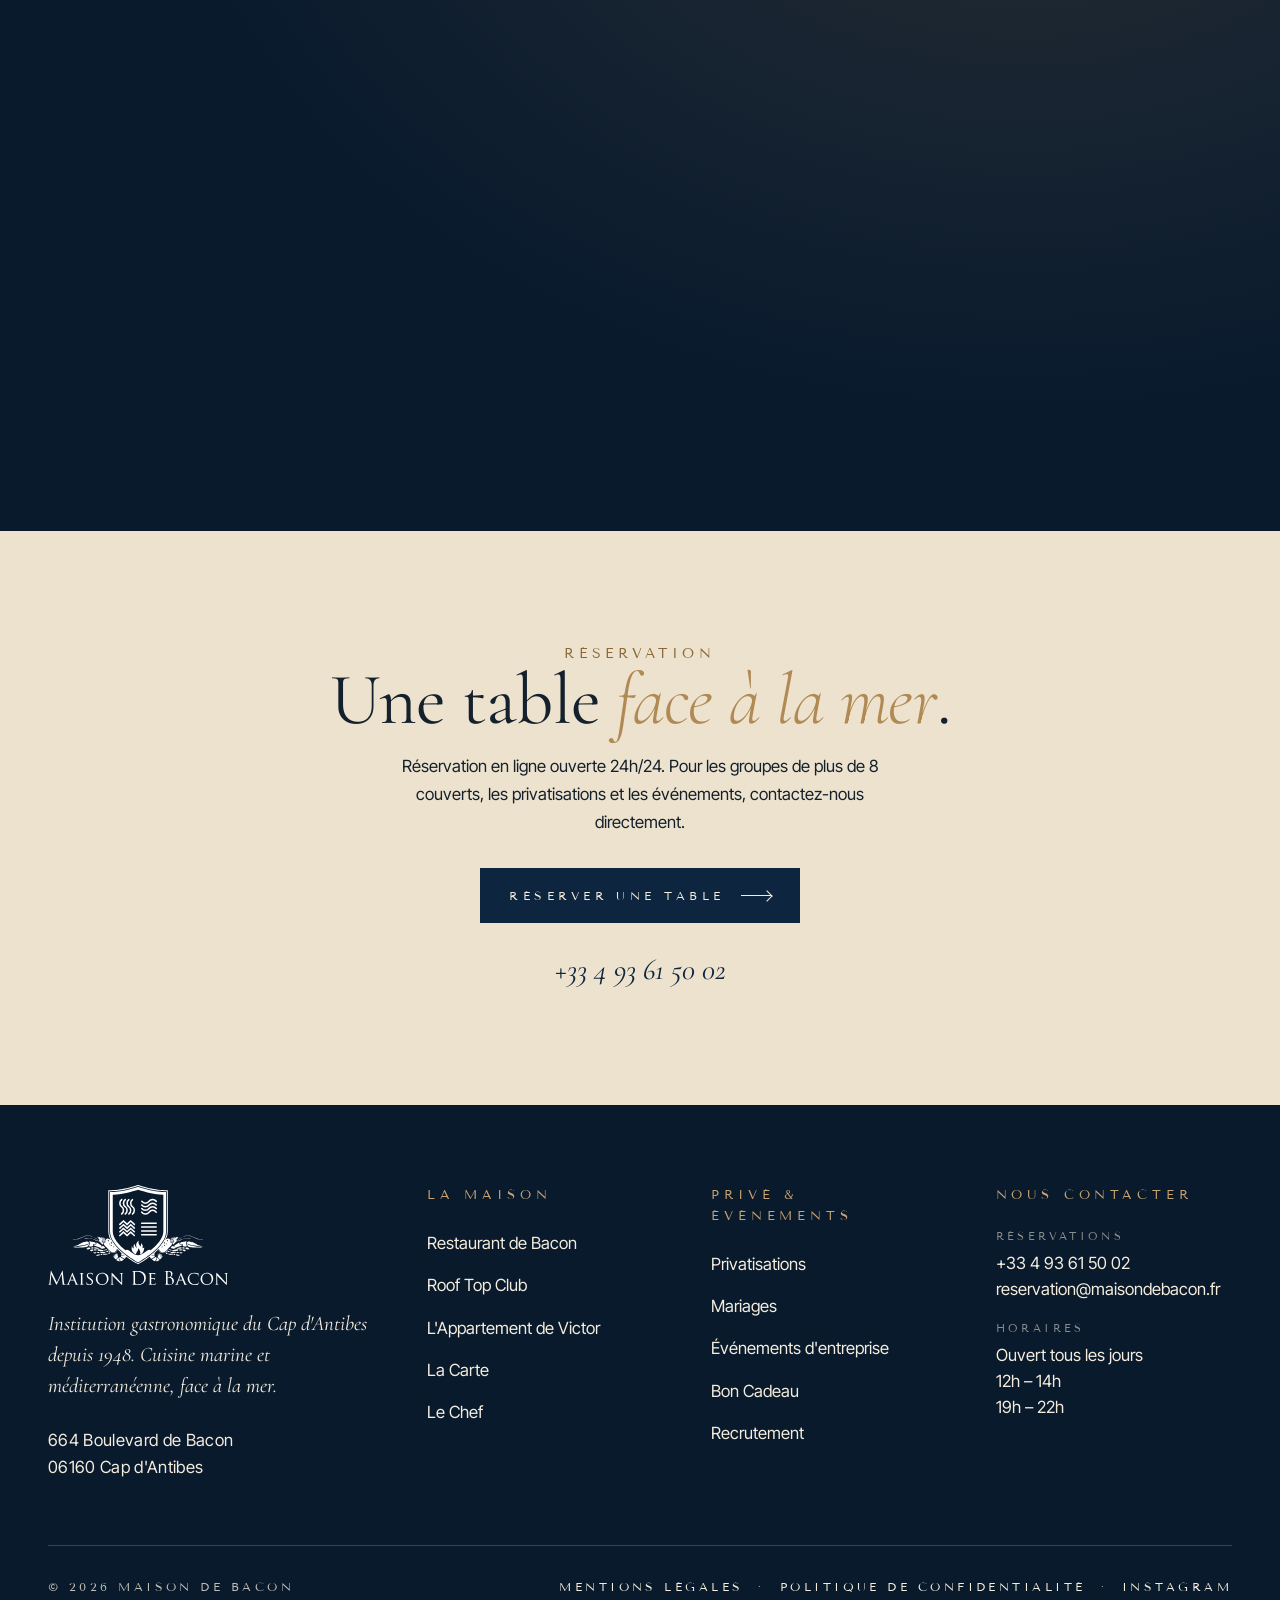
<file: restaurant.html>
<!doctype html>
<html lang="fr">
<head>
<meta charset="utf-8">
<meta name="viewport" content="width=device-width, initial-scale=1, viewport-fit=cover">
<title>Restaurant de Bacon — Cuisine marine face à la mer · Cap d'Antibes</title>
<meta name="description" content="Le Restaurant de Bacon. Salle historique au pied du Cap d'Antibes, cuisine marine et méditerranéenne du Chef Nicolas Davouze. Vue sur la baie, terrasse face à la mer, classique de la Côte d'Azur depuis 1948.">
<meta name="theme-color" content="#091a2d">

<link rel="canonical" href="https://maisondebacon.fr/restaurant-de-bacon/">

<!-- Schema -->
<script type="application/ld+json">
{
  "@context": "https://schema.org",
  "@type": "Restaurant",
  "name": "Restaurant de Bacon",
  "parentOrganization": { "@type": "Restaurant", "name": "Maison de Bacon" },
  "address": {
    "@type": "PostalAddress",
    "streetAddress": "664 Boulevard de Bacon",
    "addressLocality": "Antibes", "postalCode": "06160", "addressCountry": "FR"
  },
  "telephone": "+33 4 93 61 50 02",
  "url": "https://maisondebacon.fr/restaurant-de-bacon/",
  "image": ["https://maisondebacon.fr/assets/img/photo-interior.jpg"],
  "servesCuisine": ["Méditerranéenne", "Cuisine marine", "Gastronomique française"],
  "priceRange": "€€€€",
  "acceptsReservations": "True",
  "openingHoursSpecification": [{
    "@type": "OpeningHoursSpecification",
    "dayOfWeek": ["Monday","Tuesday","Wednesday","Thursday","Friday","Saturday","Sunday"],
    "opens": "12:00", "closes": "22:00"
  }]
}
</script>

<link rel="preload" as="image" href="assets/img/photo-interior.jpg" fetchpriority="high">
<link rel="preconnect" href="https://fonts.googleapis.com">
<link rel="preconnect" href="https://fonts.gstatic.com" crossorigin>
<link rel="stylesheet" href="styles.css?v=20">
</head>

<body>

<a class="skip-link" href="#main">Aller au contenu</a>

<header class="nav" data-nav>
  <a href="index.html" class="nav__brand" aria-label="Maison de Bacon — accueil">
    <img src="assets/img/logo-white.svg" alt="" width="38" height="22">
    <span class="nav__brand-mark">Maison de Bacon</span>
  </a>
  <nav class="nav__menu" aria-label="Navigation principale">
    <a href="restaurant.html" aria-current="page" style="color:var(--gold)">Restaurant</a>
    <a href="rooftop.html">Roof Top</a>
    <a href="appartement.html">Appartement</a>
    <a href="menu.html">La Carte</a>
    <a href="chef.html">Le Chef</a>
    <a href="index.html#contact">Contact</a>
  </nav>
  <div style="display:flex;align-items:center;gap:1rem;">
    <div class="nav__lang" role="group" aria-label="Langue">
      <button aria-current="true">FR</button><span>·</span><button>EN</button>
    </div>
    <a href="#reserver" class="nav__cta">Réserver</a>
    <button class="nav__burger" data-burger aria-label="Ouvrir le menu" aria-expanded="false">
      <span></span><span></span><span></span>
    </button>
  </div>
</header>

<aside class="mobile-panel" data-mobile-panel aria-hidden="true">
  <div class="mobile-panel__head">
    <img src="assets/img/logo-white.svg" alt="Maison de Bacon" width="56">
    <button class="mobile-panel__close" data-mobile-close aria-label="Fermer">Fermer ✕</button>
  </div>
  <nav class="mobile-panel__menu">
    <a href="restaurant.html">Restaurant</a>
    <a href="rooftop.html">Roof Top</a>
    <a href="appartement.html">Appartement</a>
    <a href="menu.html">La Carte</a>
    <a href="chef.html">Le Chef</a>
    <a href="index.html#contact">Contact</a>
  </nav>
  <div class="mobile-panel__foot">
    664 Bd de Bacon · Cap d'Antibes<br>
    <a href="tel:+33493615002">+33 4 93 61 50 02</a>
  </div>
</aside>

<main id="main">

<!-- ============================================================
     VENUE HERO
     ============================================================ -->
<section class="venue-hero">
  <div class="venue-hero__media" style="background-image:url('assets/img/photo-interior.jpg')" role="presentation"></div>

  <div class="wrap venue-hero__inner">
    <h1 class="venue-hero__title reveal reveal--delay-1">
      Restaurant<br><em>de Bacon</em>
    </h1>
    <div class="venue-hero__row reveal reveal--delay-2">
      <span><span class="rule" aria-hidden="true"></span>&nbsp; Déjeuner &amp; dîner</span>
      <span>Tous les jours</span>
      <span>Réservation conseillée</span>
    </div>
  </div>
</section>

<!-- ============================================================
     VENUE INTRO
     ============================================================ -->
<section class="venue-intro">
  <div class="wrap">
    <div class="venue-intro__grid">
      <div class="reveal">
        <p class="eyebrow">La table historique</p>
        <h2 class="venue-intro__title display">
          Le classique<br>de <em>la Côte</em>.
        </h2>
      </div>
      <div class="venue-intro__copy reveal reveal--delay-1">
        <p>
          C'est ici que tout a commencé, en 1948. La salle historique du <em>Restaurant
          de Bacon</em> ouvre ses baies vitrées sur la Méditerranée, face au vieil
          Antibes et au Massif du Mercantour.
        </p>
        <p>
          Le Chef Nicolas Davouze y signe une cuisine marine fidèle à la tradition
          de la maison — soupe de roche, bouillabaisse, poissons entiers grillés
          au feu de bois — relue avec la précision d'aujourd'hui. Les agrumes viennent
          de Mr Roméo, les œufs de la ferme de Gabin. Tout, ici, a un nom.
        </p>
      </div>
    </div>
  </div>
</section>

<!-- ============================================================
     GALLERY
     ============================================================ -->
<section class="venue-gallery">
  <div class="wrap">
    <div class="venue-gallery__grid">
      <figure class="g-1 reveal">
        <img src="assets/img/photo-sea.jpg" alt="La salle face à la Méditerranée" loading="lazy">
      </figure>
      <figure class="g-2 reveal reveal--delay-1">
        <img src="assets/img/boyron-4.jpg" alt="Dressage signature" loading="lazy">
      </figure>
      <figure class="g-3 reveal reveal--delay-2">
        <img src="assets/img/boyron-3.jpg" alt="Service en salle" loading="lazy">
      </figure>
      <figure class="g-4 reveal reveal--delay-1">
        <img src="assets/img/photo-1955.jpg" alt="Archive 1955 — la maison à ses débuts" loading="lazy">
      </figure>
      <figure class="g-5 reveal reveal--delay-2">
        <img src="assets/img/boyron-6.jpg" alt="Détail de table" loading="lazy">
      </figure>
    </div>
  </div>
</section>

<!-- ============================================================
     FACTS
     ============================================================ -->
<section class="venue-facts grain">
  <div class="wrap">
    <div class="venue-facts__grid">
      <div class="fact reveal">
        <p class="fact__label">Capacité</p>
        <p class="fact__value">80 couverts<br>en salle &amp; terrasse</p>
      </div>
      <div class="fact reveal reveal--delay-1">
        <p class="fact__label">Service</p>
        <p class="fact__value">12h — 14h<br>19h — 22h</p>
      </div>
      <div class="fact reveal reveal--delay-2">
        <p class="fact__label">Cuisine</p>
        <p class="fact__value">Marine &amp;<br>Méditerranéenne</p>
      </div>
      <div class="fact reveal reveal--delay-3">
        <p class="fact__label">Vue</p>
        <p class="fact__value">Baie d'Antibes,<br>Mercantour</p>
      </div>
    </div>
  </div>
</section>

<!-- ============================================================
     SIGNATURE DISH / EDITORIAL
     ============================================================ -->
<section class="event section-pad">
  <div class="wrap event__inner">
    <div class="reveal">
      <p class="eyebrow eyebrow--cream">Signature</p>
      <p class="event__date display">La Bouillabaisse</p>
      <h2 class="event__title display">
        Le geste<br><em>fondateur</em>.
      </h2>
      <p class="event__lede">
        Servie depuis l'ouverture de la maison en 1948, la bouillabaisse de Bacon
        est l'un des derniers vrais classiques de la Côte d'Azur. Soupe de roche
        passée trois fois, rouille au safran, croûtons frottés à l'ail, poissons
        entiers découpés à la table. Pour deux personnes minimum.
      </p>
      <div class="event__price">
        <span>À partir de</span>
        <b>98€ / pers.</b>
      </div>
    </div>
    <figure class="event__media reveal reveal--delay-2">
      <img src="assets/img/boyron-4.jpg" alt="Bouillabaisse — préparation à la table" loading="lazy">
    </figure>
  </div>
</section>

<!-- ============================================================
     RESERVE
     ============================================================ -->
<section class="book" id="reserver">
  <div class="wrap reveal">
    <p class="eyebrow">Réservation</p>
    <h2 class="book__title display">Une table <em>face à la mer</em>.</h2>
    <p class="book__lede">
      Réservation en ligne ouverte 24h/24. Pour les groupes de plus de 8 couverts,
      les privatisations et les événements, contactez-nous directement.
    </p>
    <a class="book__cta" href="https://bookings.zenchef.com/?rid=354476&pid=1001" target="_blank" rel="noopener">
      Réserver une table
      <span class="hero__cta-arrow"></span>
    </a>
    <p class="book__phone"><a href="tel:+33493615002">+33 4 93 61 50 02</a></p>
  </div>
</section>

</main>

<footer class="footer">
  <div class="wrap">
    <div class="footer__top">
      <div class="footer__brand">
        <img src="assets/img/logo-white.svg" alt="Maison de Bacon">
        <p class="footer__intro">
          Institution gastronomique du Cap d'Antibes depuis 1948.
          Cuisine marine et méditerranéenne, face à la mer.
        </p>
        <address class="footer__brand-address">
          664 Boulevard de Bacon<br>
          06160 Cap d'Antibes
        </address>
      </div>
      <div>
        <p class="footer__h">La Maison</p>
        <ul class="footer__list">
          <li><a href="restaurant.html">Restaurant de Bacon</a></li>
          <li><a href="rooftop.html">Roof Top Club</a></li>
          <li><a href="appartement.html">L'Appartement de Victor</a></li>
          <li><a href="menu.html">La Carte</a></li>
          <li><a href="chef.html">Le Chef</a></li>
        </ul>
      </div>
      <div>
        <p class="footer__h">Privé &amp; Événements</p>
        <ul class="footer__list">
          <li><a href="#">Privatisations</a></li>
          <li><a href="#">Mariages</a></li>
          <li><a href="#">Événements d'entreprise</a></li>
          <li><a href="#">Bon Cadeau</a></li>
          <li><a href="#">Recrutement</a></li>
        </ul>
      </div>
      <div class="footer__contact">
        <p class="footer__h">Nous Contacter</p>
        <div class="footer__contact-row">
          <p class="footer__contact-label">Réservations</p>
          <p class="footer__contact-value">
            <a href="tel:+33493615002">+33 4 93 61 50 02</a><br>
            <a href="mailto:reservation@maisondebacon.fr">reservation@maisondebacon.fr</a>
          </p>
        </div>
        <div class="footer__contact-row">
          <p class="footer__contact-label">Horaires</p>
          <p class="footer__contact-value">Ouvert tous les jours<br>12h – 14h<br>19h – 22h</p>
        </div>
      </div>
    </div>
    <div class="footer__bottom">
      <span>© <span data-year>2026</span> Maison de Bacon</span>
      <span>
        <a href="#">Mentions légales</a> &nbsp;·&nbsp;
        <a href="#">Politique de confidentialité</a> &nbsp;·&nbsp;
        <a href="https://www.instagram.com/maisondebacon/" target="_blank" rel="noopener">Instagram</a>
      </span>
    </div>
  </div>
</footer>

<script src="app.js" defer></script>
</body>
</html>
</file>
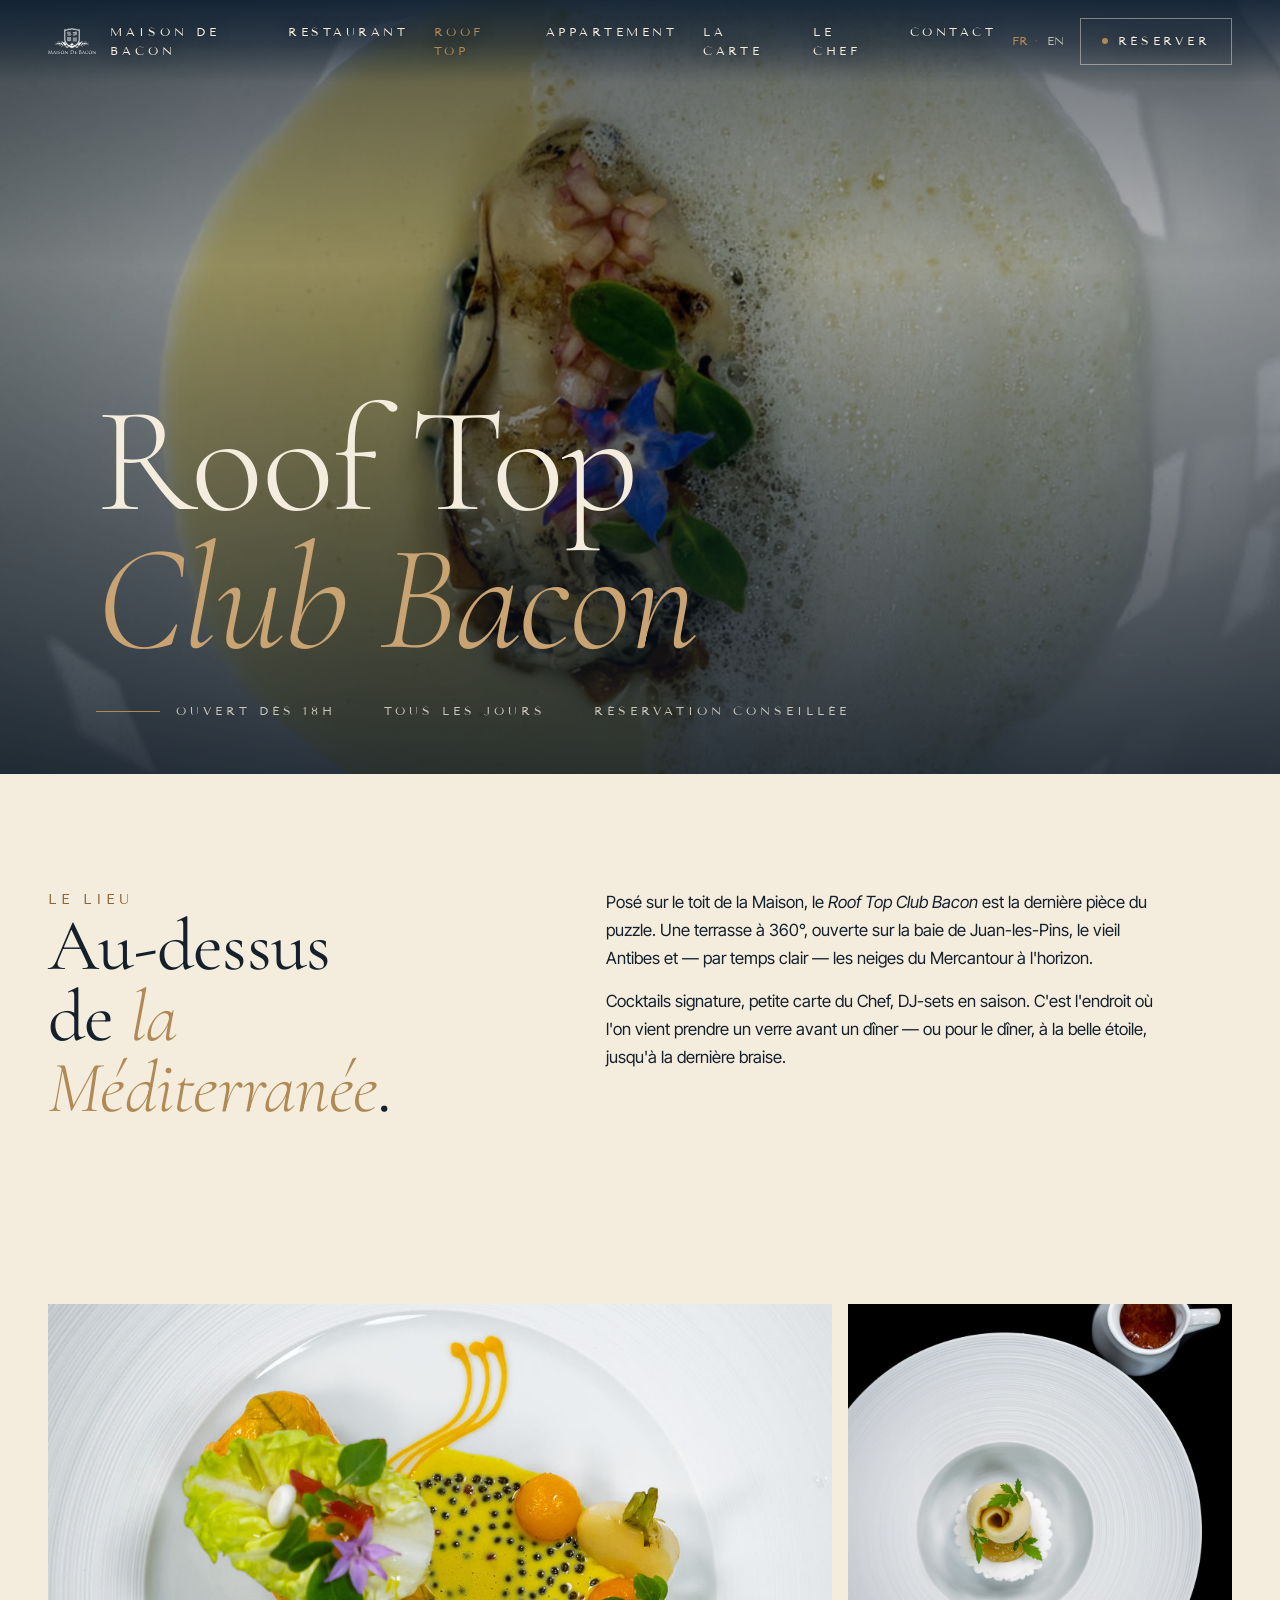
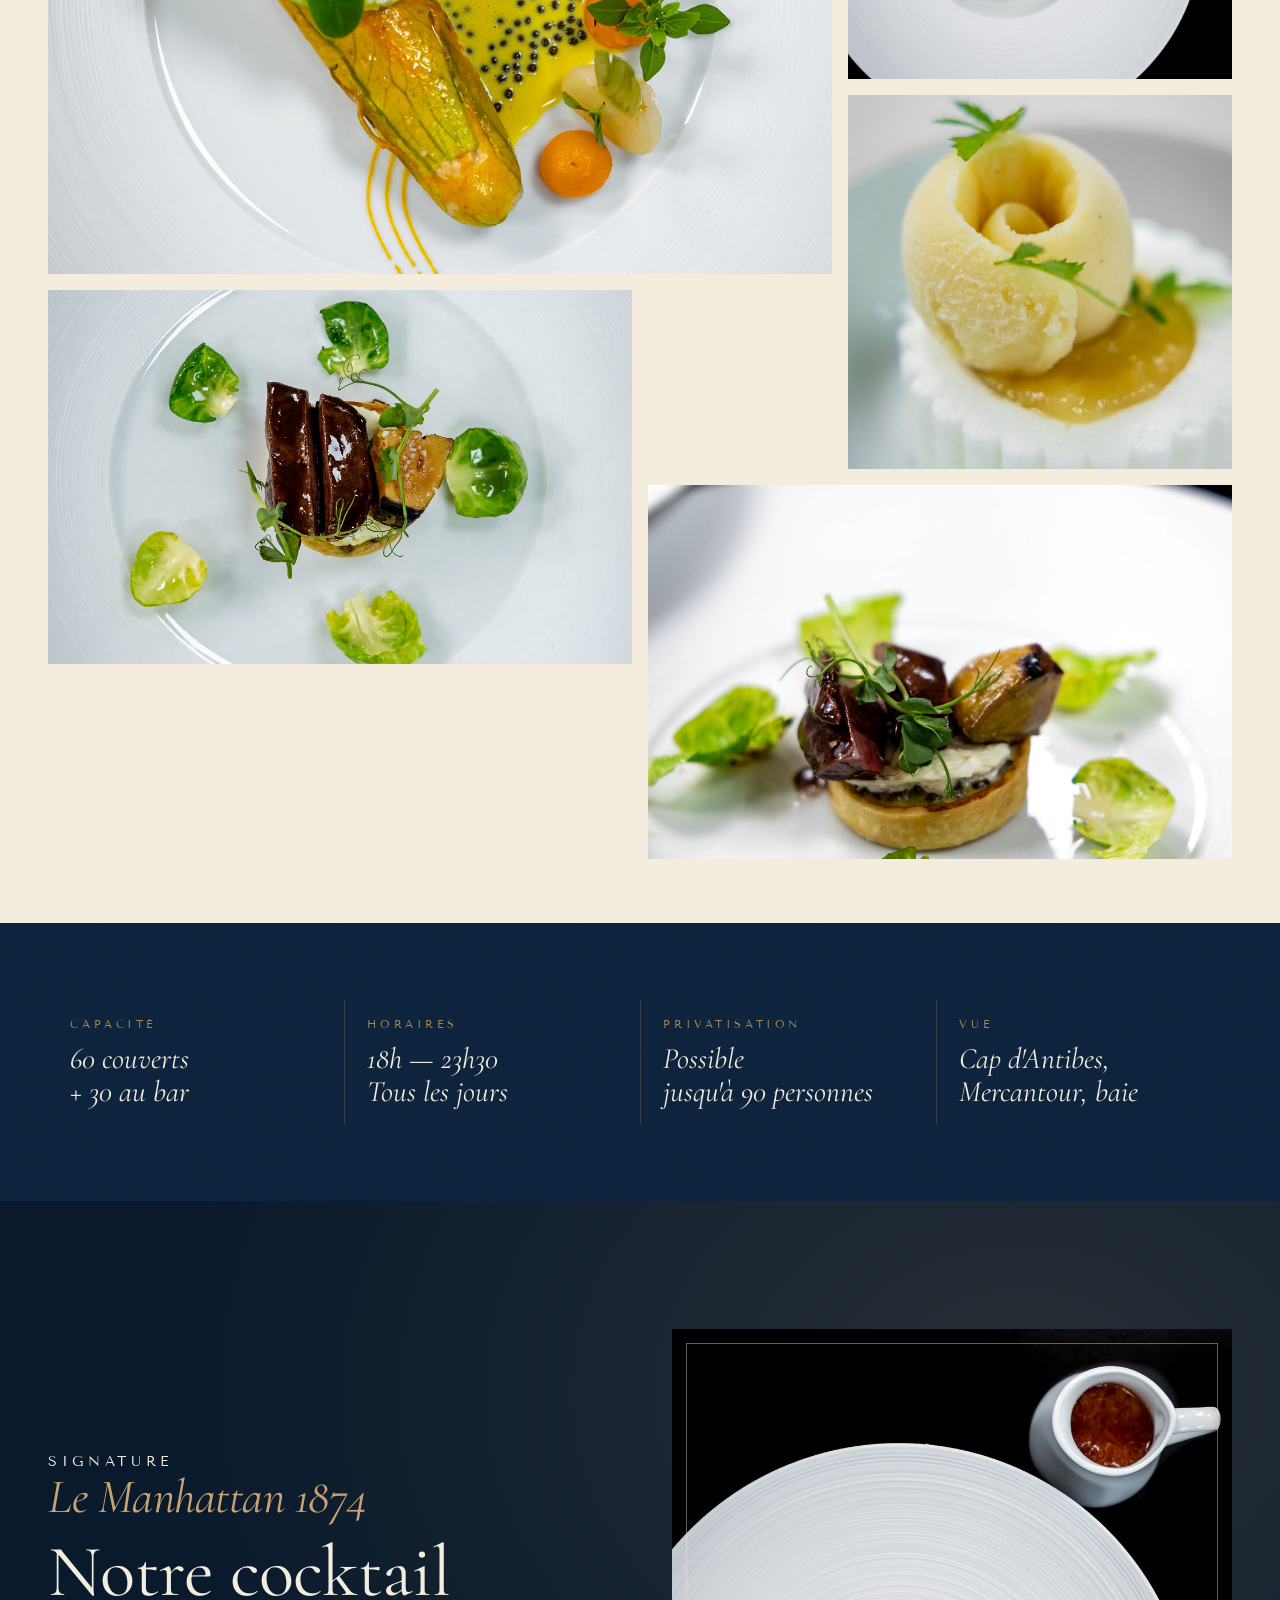
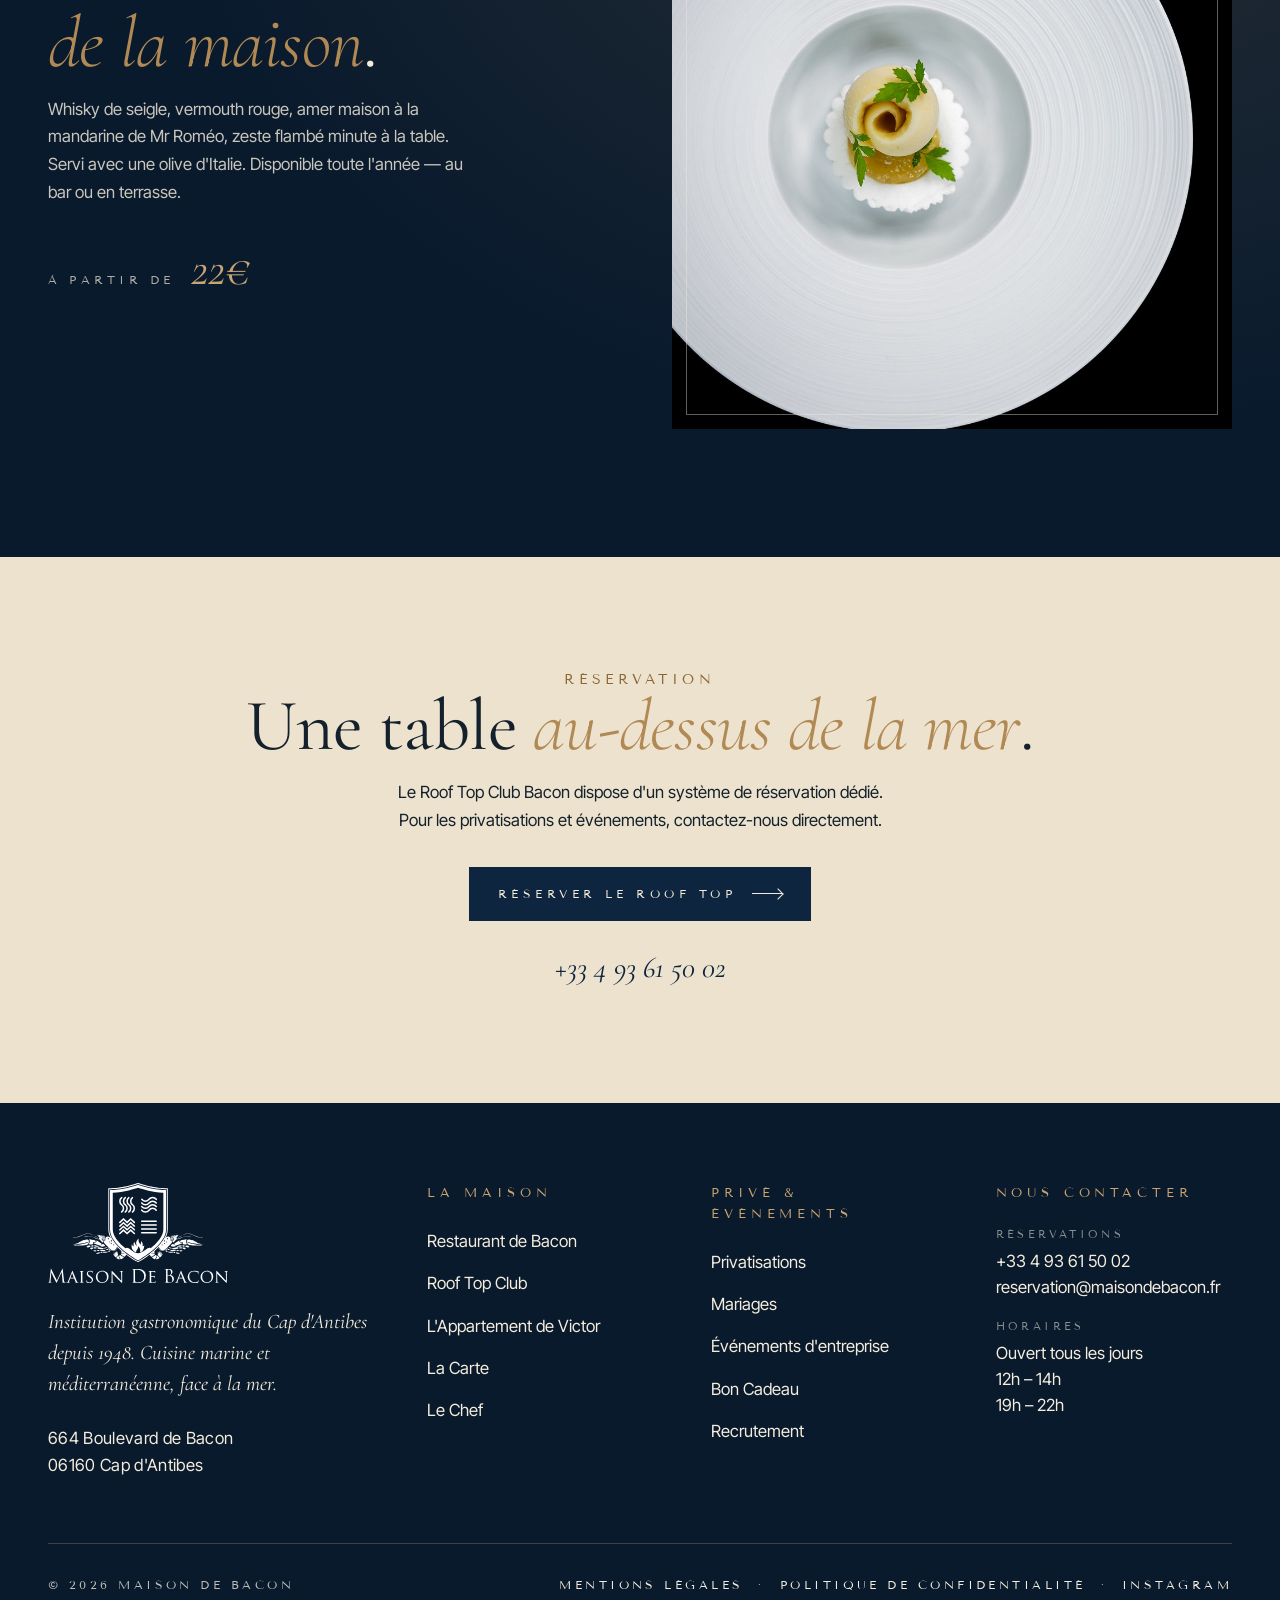
<file: rooftop.html>
<!doctype html>
<html lang="fr">
<head>
<meta charset="utf-8">
<meta name="viewport" content="width=device-width, initial-scale=1, viewport-fit=cover">
<title>Roof Top Club Bacon — Terrasse panoramique · Cap d'Antibes</title>
<meta name="description" content="Le Roof Top Club Bacon. Terrasse panoramique sur la Méditerranée, le vieil Antibes et le Massif du Mercantour. Bar à cocktails, cuisine du soir, DJ sets en saison. Cap d'Antibes.">
<meta name="theme-color" content="#091a2d">

<link rel="canonical" href="https://maisondebacon.fr/le-rooftop-club-bacon/">

<!-- Schema -->
<script type="application/ld+json">
{
  "@context": "https://schema.org",
  "@type": "BarOrPub",
  "name": "Roof Top Club Bacon",
  "parentOrganization": { "@type": "Restaurant", "name": "Maison de Bacon" },
  "address": {
    "@type": "PostalAddress",
    "streetAddress": "664 Boulevard de Bacon",
    "addressLocality": "Antibes", "postalCode": "06160", "addressCountry": "FR"
  },
  "telephone": "+33 4 93 61 50 02",
  "url": "https://maisondebacon.fr/le-rooftop-club-bacon/",
  "image": ["https://maisondebacon.fr/assets/img/boyron-1.jpg"],
  "openingHoursSpecification": [{
    "@type": "OpeningHoursSpecification",
    "dayOfWeek": ["Monday","Tuesday","Wednesday","Thursday","Friday","Saturday","Sunday"],
    "opens": "18:00", "closes": "23:30"
  }]
}
</script>

<link rel="preload" as="image" href="assets/img/boyron-1.jpg" fetchpriority="high">
<link rel="preconnect" href="https://fonts.googleapis.com">
<link rel="preconnect" href="https://fonts.gstatic.com" crossorigin>
<link rel="stylesheet" href="styles.css?v=20">
</head>

<body>

<a class="skip-link" href="#main">Aller au contenu</a>

<header class="nav" data-nav>
  <a href="index.html" class="nav__brand" aria-label="Maison de Bacon — accueil">
    <img src="assets/img/logo-white.svg" alt="" width="38" height="22">
    <span class="nav__brand-mark">Maison de Bacon</span>
  </a>
  <nav class="nav__menu" aria-label="Navigation principale">
    <a href="restaurant.html">Restaurant</a>
    <a href="rooftop.html" aria-current="page" style="color:var(--gold)">Roof Top</a>
    <a href="appartement.html">Appartement</a>
    <a href="menu.html">La Carte</a>
    <a href="chef.html">Le Chef</a>
    <a href="index.html#contact">Contact</a>
  </nav>
  <div style="display:flex;align-items:center;gap:1rem;">
    <div class="nav__lang" role="group" aria-label="Langue">
      <button aria-current="true">FR</button><span>·</span><button>EN</button>
    </div>
    <a href="#reserver" class="nav__cta">Réserver</a>
    <button class="nav__burger" data-burger aria-label="Ouvrir le menu" aria-expanded="false">
      <span></span><span></span><span></span>
    </button>
  </div>
</header>

<aside class="mobile-panel" data-mobile-panel aria-hidden="true">
  <div class="mobile-panel__head">
    <img src="assets/img/logo-white.svg" alt="Maison de Bacon" width="56">
    <button class="mobile-panel__close" data-mobile-close aria-label="Fermer">Fermer ✕</button>
  </div>
  <nav class="mobile-panel__menu">
    <a href="restaurant.html">Restaurant</a>
    <a href="rooftop.html">Roof Top</a>
    <a href="appartement.html">Appartement</a>
    <a href="menu.html">La Carte</a>
    <a href="chef.html">Le Chef</a>
    <a href="index.html#contact">Contact</a>
  </nav>
  <div class="mobile-panel__foot">
    664 Bd de Bacon · Cap d'Antibes<br>
    <a href="tel:+33493615002">+33 4 93 61 50 02</a>
  </div>
</aside>

<main id="main">

<!-- ============================================================
     VENUE HERO
     ============================================================ -->
<section class="venue-hero">
  <div class="venue-hero__media" style="background-image:url('assets/img/boyron-1.jpg')" role="presentation"></div>

  <div class="wrap venue-hero__inner">
    <h1 class="venue-hero__title reveal reveal--delay-1">
      Roof Top<br><em>Club Bacon</em>
    </h1>
    <div class="venue-hero__row reveal reveal--delay-2">
      <span><span class="rule" aria-hidden="true"></span>&nbsp; Ouvert dès 18h</span>
      <span>Tous les jours</span>
      <span>Réservation conseillée</span>
    </div>
  </div>
</section>

<!-- ============================================================
     VENUE INTRO
     ============================================================ -->
<section class="venue-intro">
  <div class="wrap">
    <div class="venue-intro__grid">
      <div class="reveal">
        <p class="eyebrow">Le lieu</p>
        <h2 class="venue-intro__title display">
          Au-dessus<br>de <em>la Méditerranée</em>.
        </h2>
      </div>
      <div class="venue-intro__copy reveal reveal--delay-1">
        <p>
          Posé sur le toit de la Maison, le <em>Roof Top Club Bacon</em> est la
          dernière pièce du puzzle. Une terrasse à 360°, ouverte sur la baie de
          Juan-les-Pins, le vieil Antibes et — par temps clair — les neiges du
          Mercantour à l'horizon.
        </p>
        <p>
          Cocktails signature, petite carte du Chef, DJ-sets en saison. C'est
          l'endroit où l'on vient prendre un verre avant un dîner — ou pour le
          dîner, à la belle étoile, jusqu'à la dernière braise.
        </p>
      </div>
    </div>
  </div>
</section>

<!-- ============================================================
     GALLERY
     ============================================================ -->
<section class="venue-gallery">
  <div class="wrap">
    <div class="venue-gallery__grid">
      <figure class="g-1 reveal">
        <img src="assets/img/boyron-2.jpg" alt="La terrasse du Roof Top à l'heure dorée" loading="lazy">
      </figure>
      <figure class="g-2 reveal reveal--delay-1">
        <img src="assets/img/boyron-5.jpg" alt="Détail d'un cocktail signature" loading="lazy">
      </figure>
      <figure class="g-3 reveal reveal--delay-2">
        <img src="assets/img/boyron-6.jpg" alt="Vue sur la baie depuis le Roof Top" loading="lazy">
      </figure>
      <figure class="g-4 reveal reveal--delay-1">
        <img src="assets/img/boyron-3.jpg" alt="Service en terrasse" loading="lazy">
      </figure>
      <figure class="g-5 reveal reveal--delay-2">
        <img src="assets/img/boyron-4.jpg" alt="Dressage signature du Chef Davouze" loading="lazy">
      </figure>
    </div>
  </div>
</section>

<!-- ============================================================
     FACTS
     ============================================================ -->
<section class="venue-facts grain">
  <div class="wrap">
    <div class="venue-facts__grid">
      <div class="fact reveal">
        <p class="fact__label">Capacité</p>
        <p class="fact__value">60 couverts<br>+ 30 au bar</p>
      </div>
      <div class="fact reveal reveal--delay-1">
        <p class="fact__label">Horaires</p>
        <p class="fact__value">18h — 23h30<br>Tous les jours</p>
      </div>
      <div class="fact reveal reveal--delay-2">
        <p class="fact__label">Privatisation</p>
        <p class="fact__value">Possible<br>jusqu'à 90 personnes</p>
      </div>
      <div class="fact reveal reveal--delay-3">
        <p class="fact__label">Vue</p>
        <p class="fact__value">Cap d'Antibes,<br>Mercantour, baie</p>
      </div>
    </div>
  </div>
</section>

<!-- ============================================================
     FEATURED COCKTAIL / EDITORIAL
     ============================================================ -->
<section class="event section-pad">
  <div class="wrap event__inner">
    <div class="reveal">
      <p class="eyebrow eyebrow--cream">Signature</p>
      <p class="event__date display">Le Manhattan 1874</p>
      <h2 class="event__title display">
        Notre cocktail<br><em>de la maison</em>.
      </h2>
      <p class="event__lede">
        Whisky de seigle, vermouth rouge, amer maison à la mandarine de Mr Roméo,
        zeste flambé minute à la table. Servi avec une olive d'Italie.
        Disponible toute l'année — au bar ou en terrasse.
      </p>
      <div class="event__price">
        <span>À partir de</span>
        <b>22€</b>
      </div>
    </div>
    <figure class="event__media reveal reveal--delay-2">
      <img src="assets/img/boyron-5.jpg" alt="Cocktail signature Manhattan 1874" loading="lazy">
    </figure>
  </div>
</section>

<!-- ============================================================
     RESERVE
     ============================================================ -->
<section class="book" id="reserver">
  <div class="wrap reveal">
    <p class="eyebrow">Réservation</p>
    <h2 class="book__title display">Une table <em>au-dessus de la mer</em>.</h2>
    <p class="book__lede">
      Le Roof Top Club Bacon dispose d'un système de réservation dédié.
      Pour les privatisations et événements, contactez-nous directement.
    </p>
    <a class="book__cta" href="https://bookings.zenchef.com/?rid=367528" target="_blank" rel="noopener">
      Réserver le Roof Top
      <span class="hero__cta-arrow"></span>
    </a>
    <p class="book__phone"><a href="tel:+33493615002">+33 4 93 61 50 02</a></p>
  </div>
</section>

</main>

<footer class="footer">
  <div class="wrap">
    <div class="footer__top">
      <div class="footer__brand">
        <img src="assets/img/logo-white.svg" alt="Maison de Bacon">
        <p class="footer__intro">
          Institution gastronomique du Cap d'Antibes depuis 1948.
          Cuisine marine et méditerranéenne, face à la mer.
        </p>
        <address class="footer__brand-address">
          664 Boulevard de Bacon<br>
          06160 Cap d'Antibes
        </address>
      </div>
      <div>
        <p class="footer__h">La Maison</p>
        <ul class="footer__list">
          <li><a href="restaurant.html">Restaurant de Bacon</a></li>
          <li><a href="rooftop.html">Roof Top Club</a></li>
          <li><a href="appartement.html">L'Appartement de Victor</a></li>
          <li><a href="menu.html">La Carte</a></li>
          <li><a href="chef.html">Le Chef</a></li>
        </ul>
      </div>
      <div>
        <p class="footer__h">Privé &amp; Événements</p>
        <ul class="footer__list">
          <li><a href="#">Privatisations</a></li>
          <li><a href="#">Mariages</a></li>
          <li><a href="#">Événements d'entreprise</a></li>
          <li><a href="#">Bon Cadeau</a></li>
          <li><a href="#">Recrutement</a></li>
        </ul>
      </div>
      <div class="footer__contact">
        <p class="footer__h">Nous Contacter</p>
        <div class="footer__contact-row">
          <p class="footer__contact-label">Réservations</p>
          <p class="footer__contact-value">
            <a href="tel:+33493615002">+33 4 93 61 50 02</a><br>
            <a href="mailto:reservation@maisondebacon.fr">reservation@maisondebacon.fr</a>
          </p>
        </div>
        <div class="footer__contact-row">
          <p class="footer__contact-label">Horaires</p>
          <p class="footer__contact-value">Ouvert tous les jours<br>12h – 14h<br>19h – 22h</p>
        </div>
      </div>
    </div>
    <div class="footer__bottom">
      <span>© <span data-year>2026</span> Maison de Bacon</span>
      <span>
        <a href="#">Mentions légales</a> &nbsp;·&nbsp;
        <a href="#">Politique de confidentialité</a> &nbsp;·&nbsp;
        <a href="https://www.instagram.com/maisondebacon/" target="_blank" rel="noopener">Instagram</a>
      </span>
    </div>
  </div>
</footer>

<script src="app.js" defer></script>
</body>
</html>
</file>
<file: styles.css>
/* ============================================================
   Maison de Bacon — redesign prototype
   Design language: Mediterranean grand-hotel editorial.
   Pulled directly from the heraldic logo:
   navy field, brass-gold heraldic line-art, cream paper,
   coral-rouge accent borrowed from the Provençal sun.
   ============================================================ */

@import url("https://fonts.googleapis.com/css2?family=Cormorant+Garamond:ital,wght@0,300;0,400;0,500;0,600;1,300;1,400;1,500&family=Tenor+Sans&family=Inter+Tight:wght@300;400;500;600&display=swap");

:root {
  /* palette */
  --navy:        #0e253f;        /* shield field */
  --navy-deep:   #091a2d;        /* nav, footer */
  --navy-soft:   #1a3656;        /* hover/borders */
  --cream:       #f4ecdc;        /* warm cream paper */
  --cream-warm:  #ece2cd;        /* slight ivory */
  --bone:        #e6dac0;        /* aged paper */
  --gold:        #b18954;        /* heraldic brass */
  --gold-bright: #c9a371;
  --gold-deep:   #8a6736;        /* darker — for use on cream backgrounds */
  --coral:       #b8463b;        /* sun-faded provençal red */
  --ink:         #14202c;
  --rule:        rgba(177, 137, 84, 0.32);
  --rule-soft:   rgba(177, 137, 84, 0.18);

  /* type */
  --display:    "Cormorant Garamond", "Times New Roman", serif;
  --eyebrow:    "Tenor Sans", "Optima", serif;
  --body:       "Inter Tight", "Helvetica Neue", system-ui, sans-serif;

  /* scale */
  --step--1: clamp(0.78rem, 0.74rem + 0.2vw, 0.86rem);
  --step-0:  clamp(0.95rem, 0.88rem + 0.3vw, 1.05rem);
  --step-1:  clamp(1.1rem, 1rem + 0.5vw, 1.3rem);
  --step-2:  clamp(1.4rem, 1.15rem + 1vw, 1.85rem);
  --step-3:  clamp(2rem, 1.5rem + 2vw, 3rem);
  --step-4:  clamp(2.6rem, 2rem + 3.2vw, 4.6rem);
  --step-5:  clamp(3.4rem, 2.5rem + 5vw, 7rem);
  --step-6:  clamp(4.5rem, 3rem + 8vw, 10rem);

  /* layout */
  --gutter: clamp(1.25rem, 4vw, 3rem);
  --maxw:   1320px;

  /* motion */
  --ease:   cubic-bezier(.2, .7, .2, 1);
}

/* ---------- reset ---------- */
*, *::before, *::after { box-sizing: border-box; }
* { margin: 0; padding: 0; }
html { -webkit-text-size-adjust: 100%; scroll-behavior: smooth; }
body {
  font-family: var(--body);
  font-weight: 400;
  font-size: var(--step-0);
  line-height: 1.55;
  color: var(--ink);
  background: var(--cream);
  -webkit-font-smoothing: antialiased;
  text-rendering: optimizeLegibility;
  overflow-x: hidden;
}
img, svg, video { display: block; max-width: 100%; height: auto; }
a { color: inherit; text-decoration: none; }
button { font: inherit; color: inherit; background: none; border: 0; cursor: pointer; }
ul, ol { list-style: none; }

/* selection */
::selection { background: var(--navy); color: var(--cream); }

/* ---------- helpers ---------- */
.wrap { width: 100%; max-width: var(--maxw); margin: 0 auto; padding-inline: var(--gutter); }
.eyebrow {
  font-family: var(--eyebrow);
  font-size: var(--step--1);
  letter-spacing: 0.34em;
  text-transform: uppercase;
  color: var(--gold-deep);
}
.eyebrow--cream { color: var(--cream); }
.display {
  font-family: var(--display);
  font-weight: 400;
  letter-spacing: -0.01em;
  line-height: 0.95;
}
.display em {
  font-style: italic;
  font-weight: 300;
  color: var(--gold);
}
.rule {
  width: 64px; height: 1px;
  background: var(--gold);
  display: inline-block;
  vertical-align: middle;
}
.skip-link {
  position: absolute; left: -9999px;
  padding: 0.5rem 1rem;
  background: var(--navy); color: var(--cream);
}
.skip-link:focus { left: 1rem; top: 1rem; z-index: 999; }

/* paper grain & subtle vignette behind dark sections */
.grain { position: relative; }
.grain::before {
  content: ""; position: absolute; inset: 0;
  background-image: url("data:image/svg+xml;utf8,<svg xmlns='http://www.w3.org/2000/svg' width='240' height='240'><filter id='n'><feTurbulence type='fractalNoise' baseFrequency='0.9' numOctaves='2' stitchTiles='stitch'/><feColorMatrix values='0 0 0 0 0  0 0 0 0 0  0 0 0 0 0  0 0 0 0.55 0'/></filter><rect width='100%' height='100%' filter='url(%23n)' opacity='0.45'/></svg>");
  opacity: 0.18; pointer-events: none; mix-blend-mode: overlay;
}

/* ============================================================
   NAV
   ============================================================ */
.nav {
  position: fixed; inset: 0 0 auto 0; z-index: 50;
  display: flex; align-items: center; justify-content: space-between;
  padding: 1.1rem var(--gutter);
  color: var(--cream);
  text-shadow: 0 1px 14px rgba(9, 26, 45, 0.55);
  transition: background 0.45s var(--ease), backdrop-filter 0.45s var(--ease), padding 0.4s var(--ease);
}
.nav::before {
  content: ""; position: absolute; inset: 0; z-index: -1; pointer-events: none;
  background: linear-gradient(180deg, rgba(9, 26, 45, 0.78) 0%, rgba(9, 26, 45, 0.45) 55%, rgba(9, 26, 45, 0) 100%);
  transition: opacity 0.45s var(--ease);
}
.nav.is-scrolled {
  background: rgba(9, 26, 45, 0.92);
  backdrop-filter: saturate(140%) blur(8px);
  padding-block: 0.7rem;
  border-bottom: 1px solid rgba(177, 137, 84, 0.25);
  text-shadow: none;
}
.nav.is-scrolled::before { opacity: 0; }
.nav__brand {
  display: flex; align-items: center; gap: 0.85rem;
  letter-spacing: 0.32em;
  font-family: var(--eyebrow);
  font-size: 0.78rem;
  text-transform: uppercase;
}
.nav__brand img {
  width: 48px; height: auto;
  transition: width 0.4s var(--ease), opacity 0.45s var(--ease);
}

/* Home page: the hero shows the crest at full scale, so the nav crest
   stays invisible until the solid-nav state kicks in on scroll. */
.page-home .nav:not(.is-scrolled) .nav__brand img { opacity: 0; }
.page-home .nav.is-scrolled .nav__brand img { opacity: 1; }
.nav__brand-mark { display: none; }
@media (min-width: 720px) { .nav__brand-mark { display: inline; } }
/* On the home page the hero already shows the brand at full scale — hide the
   nav wordmark in its top state to remove the duplicate. It returns once the
   solid nav background kicks in. */
.page-home .nav:not(.is-scrolled) .nav__brand-mark { display: none; }
.nav__menu {
  display: none; gap: clamp(1.2rem, 2vw, 2rem);
  font-family: var(--eyebrow); font-size: 0.78rem;
  letter-spacing: 0.28em; text-transform: uppercase;
}
@media (min-width: 980px) { .nav__menu { display: flex; } }
.nav__menu a {
  position: relative; padding-block: 4px;
  transition: color 0.3s var(--ease);
}
.nav__menu a::after {
  content: ""; position: absolute; left: 50%; bottom: -2px;
  width: 0; height: 1px; background: var(--gold);
  transition: width 0.4s var(--ease), left 0.4s var(--ease);
}
.nav__menu a:hover { color: var(--gold-bright); }
.nav__menu a:hover::after { width: 100%; left: 0; }

.nav__cta {
  display: inline-flex; align-items: center; gap: 0.6rem;
  font-family: var(--eyebrow);
  font-size: 0.72rem;
  letter-spacing: 0.32em; text-transform: uppercase;
  padding: 0.85rem 1.3rem;
  border: 1px solid rgba(244, 236, 220, 0.45);
  color: var(--cream);
  transition: background 0.4s var(--ease), color 0.4s var(--ease), border-color 0.4s var(--ease);
}
.nav__cta::before {
  content: ""; display: inline-block; width: 6px; height: 6px;
  border-radius: 50%; background: var(--gold);
}
.nav__cta:hover { background: var(--gold); color: var(--navy-deep); border-color: var(--gold); }
.nav__cta:hover::before { background: var(--navy-deep); }

.nav__lang {
  display: none; gap: 0.4rem; align-items: center;
  font-family: var(--eyebrow); font-size: 0.72rem;
  letter-spacing: 0.28em; text-transform: uppercase;
  margin-left: 1rem; color: rgba(244,236,220,.7);
}
@media (min-width: 1100px) { .nav__lang { display: flex; } }
.nav__lang button { color: inherit; }
.nav__lang button[aria-current="true"] { color: var(--gold); }
.nav__lang span { opacity: 0.4; }

.nav__burger {
  display: inline-flex; flex-direction: column; gap: 5px;
  width: 28px; padding: 6px;
}
@media (min-width: 980px) { .nav__burger { display: none; } }
.nav__burger span { width: 100%; height: 1px; background: currentColor; }

/* ============================================================
   HERO
   ============================================================ */
.hero {
  position: relative;
  min-height: 100vh; min-height: 100svh;
  background: var(--navy-deep);
  color: var(--cream);
  overflow: hidden;
  display: flex; flex-direction: column; justify-content: flex-end;
  padding: 0 var(--gutter) clamp(2rem, 6vh, 5rem);
}
.hero__media {
  position: absolute; inset: 0;
  background-image: url("assets/img/photo-sea.jpg");
  background-size: cover;
  background-position: center 50%;
  filter: saturate(0.95) contrast(1.02) brightness(0.74);
  transform: scale(1.06);
  animation: heroBreath 18s var(--ease) both;
}
.hero__media::after {
  content: ""; position: absolute; inset: 0;
  background:
    linear-gradient(180deg, rgba(9,26,45,0.55) 0%, rgba(9,26,45,0.18) 28%, rgba(9,26,45,0.18) 50%, rgba(9,26,45,0.78) 100%),
    linear-gradient(90deg, rgba(9,26,45,0.62) 0%, rgba(9,26,45,0.1) 55%, rgba(9,26,45,0) 100%);
}
@keyframes heroBreath { from { transform: scale(1.16); } to { transform: scale(1.04); } }

.hero__topline {
  position: absolute; top: clamp(6rem, 14vh, 9rem); left: var(--gutter); right: var(--gutter);
  display: flex; align-items: center; justify-content: space-between;
  font-family: var(--eyebrow);
  font-size: 0.72rem; letter-spacing: 0.34em; text-transform: uppercase;
  color: rgba(244,236,220,0.7);
}
.hero__topline span { display: inline-flex; align-items: center; gap: 0.7rem; }
.hero__topline-dot { width: 6px; height: 6px; border-radius: 50%; background: var(--gold); }

.hero__inner {
  position: relative; z-index: 2;
  display: flex; flex-direction: column; align-items: flex-start;
  gap: clamp(1.4rem, 3.5vh, 2.4rem);
  max-width: 720px;
  padding-bottom: clamp(2rem, 8vh, 6rem);
}
.hero__shield {
  position: absolute; top: 50%; left: 50%;
  transform: translate(-50%, -55%);
  width: clamp(200px, 28vw, 360px);
  opacity: 0.18; pointer-events: none;
  mix-blend-mode: screen;
}

/* Full-scale heraldic crest in the top-left of the home-page hero.
   Fades and scales away once the user starts scrolling, handing the
   logo over to the small one in the nav bar. */
.hero__crest {
  position: absolute; z-index: 3;
  top: clamp(1.4rem, 2.5vh, 2rem);
  left: var(--gutter);
  transform-origin: top left;
  display: block;
  transition: opacity 0.5s var(--ease), transform 0.6s var(--ease);
  pointer-events: auto;
}
.hero__crest img {
  width: clamp(120px, 14vw, 180px); height: auto;
  filter: drop-shadow(0 6px 24px rgba(9, 26, 45, 0.45));
}
.is-scrolled .hero__crest {
  opacity: 0;
  transform: translateY(-8px) scale(0.85);
  pointer-events: none;
}
.hero__title {
  font-family: var(--display);
  font-weight: 300;
  font-size: var(--step-6);
  line-height: 0.92;
  letter-spacing: -0.015em;
  max-width: 14ch;
}
.hero__title em {
  font-style: italic; font-weight: 300; color: var(--gold-bright);
  display: block;
}
.hero__tagline {
  display: flex; flex-wrap: nowrap; align-items: center; gap: 0.9rem;
  white-space: nowrap;
  font-family: var(--eyebrow);
  font-size: var(--step--1);
  letter-spacing: 0.32em; text-transform: uppercase;
  color: var(--cream);
}
.hero__lede {
  display: inline-flex; flex-wrap: wrap; align-items: baseline; gap: 0.7rem;
  font-family: var(--display);
  font-style: italic;
  font-weight: 400;
  font-size: var(--step-2);
  line-height: 1.3;
  color: var(--cream);
  margin-top: 0.4rem;
}
.hero__lede em { font-style: italic; color: var(--gold-bright); font-weight: 400; }
.hero__lede-sep { color: var(--gold); font-style: normal; opacity: 0.7; }
.hero__cta { margin-top: 0.6rem; }
.hero__cta {
  display: inline-flex; align-items: center; gap: 1rem;
  padding: 1.05rem 1.6rem 1.05rem 1.8rem;
  background: var(--gold);
  color: var(--navy-deep);
  font-family: var(--eyebrow);
  font-size: 0.78rem; letter-spacing: 0.36em; text-transform: uppercase;
  position: relative; isolation: isolate;
  transition: transform 0.5s var(--ease);
}
.hero__cta::before {
  content: ""; position: absolute; inset: 0; background: var(--cream);
  z-index: -1; transform: scaleX(0); transform-origin: right center;
  transition: transform 0.55s var(--ease);
}
.hero__cta:hover { transform: translateY(-2px); }
.hero__cta:hover::before { transform: scaleX(1); transform-origin: left center; }
.hero__cta-arrow {
  width: 30px; height: 1px; background: currentColor; position: relative;
}
.hero__cta-arrow::after {
  content: ""; position: absolute; right: 0; top: -3px;
  width: 8px; height: 8px;
  border-top: 1px solid currentColor; border-right: 1px solid currentColor;
  transform: rotate(45deg);
}

.hero__scroll {
  position: absolute; bottom: 1.5rem; left: 50%;
  transform: translateX(-50%);
  font-family: var(--eyebrow); font-size: 0.68rem; letter-spacing: 0.4em;
  text-transform: uppercase; color: rgba(244,236,220,0.55);
  display: inline-flex; flex-direction: column; align-items: center; gap: 0.6rem;
}
.hero__scroll-line { width: 1px; height: 40px; background: currentColor; animation: scrollPulse 2.4s var(--ease) infinite; transform-origin: top; }
@keyframes scrollPulse { 0% { transform: scaleY(0); } 50% { transform: scaleY(1); } 100% { transform: scaleY(0); transform-origin: bottom; } }

/* ============================================================
   STAGGERED ENTRANCE
   ============================================================ */
.reveal { opacity: 0; transform: translateY(28px); transition: opacity 1s var(--ease), transform 1s var(--ease); }
.reveal.is-in { opacity: 1; transform: none; }
.reveal--delay-1 { transition-delay: 0.08s; }
.reveal--delay-2 { transition-delay: 0.18s; }
.reveal--delay-3 { transition-delay: 0.28s; }
.reveal--delay-4 { transition-delay: 0.38s; }

/* ============================================================
   SECTION SHELL & DECOR
   ============================================================ */
section { position: relative; }
.section-pad { padding-block: clamp(4rem, 10vw, 9rem); }
.section-pad--tight { padding-block: clamp(3rem, 7vw, 6rem); }

.section-head {
  display: grid; gap: 1.4rem;
  grid-template-columns: 1fr;
  margin-bottom: clamp(2rem, 5vw, 4rem);
}
@media (min-width: 880px) {
  .section-head { grid-template-columns: 1fr 1.6fr; gap: 3rem; align-items: end; }
}
.section-head__title {
  font-family: var(--display);
  font-weight: 400;
  font-size: var(--step-4);
  line-height: 1;
  letter-spacing: -0.012em;
  color: var(--navy);
}
.section-head__title em { font-style: italic; font-weight: 300; color: var(--gold); }
.section-head__lede {
  max-width: 50ch;
  color: var(--ink);
  font-size: var(--step-0);
  line-height: 1.65;
}
.section-head__lede em { font-style: italic; color: var(--gold); }

/* heraldic divider — used between sections */
.divider {
  display: flex; align-items: center; justify-content: center;
  gap: 1.2rem;
  margin: 0 auto;
  color: var(--gold);
  opacity: 0.85;
}
.divider::before, .divider::after {
  content: ""; height: 1px; flex: 1; max-width: 220px;
  background: linear-gradient(90deg, transparent, currentColor 60%, transparent);
}
.divider svg { width: 36px; height: auto; }

/* ============================================================
   PROLOGUE / INTRO BLOCK
   ============================================================ */
.prologue { background: var(--cream); color: var(--navy); }
.prologue__grid {
  display: grid;
  gap: clamp(2rem, 6vw, 5rem);
  grid-template-columns: 1fr;
}
@media (min-width: 980px) {
  .prologue__grid { grid-template-columns: 1.05fr 1fr; align-items: center; }
}
.prologue__copy { max-width: 56ch; }

.prologue__title {
  margin-top: 1rem;
  font-size: var(--step-3);
  line-height: 1.05;
  text-wrap: balance;
}

.prologue__lede,
.prologue__body {
  margin-top: 1.4rem;
  font-size: var(--step-0);
  line-height: 1.65;
  color: rgba(20, 32, 44, 0.86);
}

.prologue__asterism {
  margin: 1.6rem 0;
  text-align: left;
  font-family: var(--display);
  font-size: var(--step-1);
  letter-spacing: 0.6em;
  color: var(--gold);
  opacity: 0.55;
}
.prologue__media {
  position: relative;
  aspect-ratio: 4 / 5;
  overflow: hidden;
}
.prologue__media img {
  width: 100%; height: 100%; object-fit: cover;
  transition: transform 1.4s var(--ease);
}
.prologue__media:hover img { transform: scale(1.04); }
.prologue__media::before {
  content: ""; position: absolute; inset: 14px;
  border: 1px solid rgba(244, 236, 220, 0.55);
  z-index: 2; pointer-events: none;
}
.prologue__caption {
  position: absolute; left: 18px; bottom: 18px; z-index: 3;
  background: rgba(14, 37, 63, 0.78);
  color: var(--cream);
  padding: 0.55rem 0.85rem;
  font-family: var(--eyebrow);
  font-size: 0.7rem; letter-spacing: 0.3em; text-transform: uppercase;
}
.prologue__stats {
  margin-top: 2.4rem;
  display: grid; grid-template-columns: repeat(2, 1fr);
  border-top: 1px solid var(--rule);
}
.prologue__stat {
  padding: 1.5rem 1rem 0 0;
  border-right: 1px solid var(--rule);
}
.prologue__stat:last-child { border-right: 0; padding-left: 1.5rem; padding-right: 0; }
.prologue__stat-num {
  font-family: var(--display); font-style: italic;
  font-size: var(--step-3); line-height: 1; color: var(--gold-deep);
}
.prologue__stat-frac { font-size: 0.55em; color: var(--gold); margin-left: 0.05em; }
.prologue__stat-label {
  margin-top: 0.5rem;
  font-family: var(--eyebrow);
  font-size: 0.7rem; letter-spacing: 0.28em; text-transform: uppercase;
  color: rgba(20,32,44,0.7);
  line-height: 1.5;
}

/* ============================================================
   VENUES (three universes)
   ============================================================ */
.venues { background: var(--navy); color: var(--cream); }
.venues .section-head__title { color: var(--cream); }
.venues .section-head__lede { color: rgba(244,236,220,0.78); }

.venues__grid {
  display: grid;
  grid-template-columns: 1fr;
  gap: clamp(1.25rem, 2vw, 1.6rem);
}
@media (min-width: 760px) { .venues__grid { grid-template-columns: repeat(3, 1fr); } }

.venue-card {
  position: relative;
  display: block;
  aspect-ratio: 3 / 4;
  overflow: hidden;
  isolation: isolate;
  border: 1px solid rgba(177, 137, 84, 0.28);
  background: var(--navy-soft);
}
.venue-card__img {
  position: absolute; inset: 0;
  background-size: cover; background-position: center;
  filter: saturate(0.92) brightness(0.78);
  transform: scale(1.04);
  transition: transform 1.4s var(--ease), filter 0.6s var(--ease);
}
.venue-card:hover .venue-card__img { transform: scale(1.1); filter: saturate(1) brightness(0.85); }
.venue-card::before {
  content: ""; position: absolute; inset: 0; z-index: 1;
  background: linear-gradient(180deg, rgba(9,26,45,0.05) 0%, rgba(9,26,45,0.55) 60%, rgba(9,26,45,0.92) 100%);
}
.venue-card__inner {
  position: absolute; inset: 0; z-index: 2;
  display: flex; flex-direction: column; justify-content: space-between;
  padding: 1.3rem;
}
.venue-card__index {
  font-family: var(--eyebrow);
  font-size: 0.7rem; letter-spacing: 0.36em; text-transform: uppercase;
  color: var(--gold-bright);
}
.venue-card__title {
  font-family: var(--display);
  font-weight: 400;
  font-size: var(--step-3);
  line-height: 0.95;
  letter-spacing: -0.01em;
}
.venue-card__title em { font-style: italic; color: var(--gold-bright); }
.venue-card__sub {
  margin-top: 0.7rem;
  font-family: var(--eyebrow);
  font-size: 0.72rem; letter-spacing: 0.32em; text-transform: uppercase;
  color: rgba(244,236,220,0.7);
}
.venue-card__cta {
  margin-top: 1rem;
  display: inline-flex; align-items: center; gap: 0.55rem;
  font-family: var(--eyebrow);
  font-size: 0.72rem; letter-spacing: 0.32em; text-transform: uppercase;
  border-bottom: 1px solid var(--gold);
  padding-bottom: 4px; align-self: flex-start;
  transition: gap 0.4s var(--ease), color 0.4s var(--ease);
}
.venue-card:hover .venue-card__cta { gap: 1.1rem; color: var(--gold-bright); }

/* ============================================================
   CHEF
   ============================================================ */
.chef { background: var(--cream-warm); color: var(--navy); overflow: hidden; }
.chef__grid {
  display: grid; gap: clamp(2rem, 5vw, 4rem);
  grid-template-columns: 1fr;
  align-items: center;
}
@media (min-width: 880px) {
  .chef__grid { grid-template-columns: 0.95fr 1.05fr; }
}
.chef__media {
  position: relative;
  aspect-ratio: 4 / 5;
  background: var(--bone);
}
.chef__media img {
  width: 100%; height: 100%; object-fit: cover;
  filter: saturate(0.95) contrast(1.02);
}
.chef__media::after {
  content: ""; position: absolute; inset: 0;
  border: 1px solid var(--rule);
  transform: translate(20px, 20px);
  z-index: -1;
}
.chef__name {
  font-family: var(--display); font-weight: 400;
  font-size: var(--step-4); line-height: 0.95;
  letter-spacing: -0.012em;
}
.chef__name em { font-style: italic; color: var(--gold); }
.chef__role {
  margin-top: 0.6rem;
  font-family: var(--eyebrow);
  font-size: 0.78rem; letter-spacing: 0.32em; text-transform: uppercase;
  color: var(--gold);
}
.chef__copy { margin-top: 1.4rem; font-size: var(--step-0); line-height: 1.65; max-width: 50ch; }
.chef__copy p + p { margin-top: 1rem; }
.chef__more {
  margin-top: 2rem;
  font-family: var(--eyebrow);
  font-size: 0.78rem;
  letter-spacing: 0.32em;
  text-transform: uppercase;
}
.chef__more a {
  color: var(--gold-deep);
  border-bottom: 1px solid var(--gold);
  padding-bottom: 0.25rem;
  transition: color 0.3s var(--ease);
}
.chef__more a:hover { color: var(--navy); }
.chef__more span { margin-left: 0.4em; transition: transform 0.3s var(--ease); display: inline-block; }
.chef__more a:hover span { transform: translateX(0.25em); }

.accolades {
  margin-top: 2rem; padding-top: 1.4rem;
  display: grid; grid-template-columns: repeat(2, 1fr); gap: 1.4rem;
  border-top: 1px solid var(--rule);
}
@media (min-width: 600px) { .accolades { grid-template-columns: repeat(4, 1fr); } }
.accolade__num {
  font-family: var(--display); font-style: italic;
  font-size: var(--step-3); line-height: 1; color: var(--gold);
}
.accolade__label {
  margin-top: 0.4rem;
  font-family: var(--eyebrow);
  font-size: 0.66rem; letter-spacing: 0.28em; text-transform: uppercase;
  color: rgba(20,32,44,0.72);
  line-height: 1.4;
}

/* ============================================================
   EVENT FEATURE STRIP
   ============================================================ */
.event {
  background: var(--navy-deep); color: var(--cream);
  position: relative; overflow: hidden;
}
.event::before {
  content: ""; position: absolute; inset: 0;
  background: radial-gradient(ellipse at 80% 20%, rgba(177, 137, 84, 0.18), transparent 60%);
  pointer-events: none;
}
.event__inner {
  display: grid; gap: clamp(2rem, 5vw, 4rem);
  grid-template-columns: 1fr;
  align-items: center;
  position: relative;
}
@media (min-width: 900px) { .event__inner { grid-template-columns: 1fr 1fr; } }
.event__date {
  font-family: var(--display); font-style: italic;
  font-size: var(--step-3); line-height: 1; color: var(--gold-bright);
}
.event__title {
  font-family: var(--display); font-weight: 400;
  font-size: var(--step-4); line-height: 0.98; letter-spacing: -0.01em;
  margin-block: 1rem;
}
.event__lede { color: rgba(244,236,220,0.82); font-size: var(--step-0); line-height: 1.65; max-width: 44ch; }
.event__price {
  margin-top: 1.6rem;
  display: inline-flex; align-items: baseline; gap: 1rem;
  font-family: var(--eyebrow);
  font-size: 0.78rem; letter-spacing: 0.34em; text-transform: uppercase;
  color: rgba(244,236,220,0.7);
}
.event__price b {
  font-family: var(--display); font-style: italic; font-weight: 400;
  font-size: var(--step-3); letter-spacing: 0; text-transform: none;
  color: var(--gold-bright);
}
.event__media { position: relative; aspect-ratio: 4 / 5; overflow: hidden; }
.event__media img { width: 100%; height: 100%; object-fit: cover; transform: scale(1.02); transition: transform 1.4s var(--ease); }
.event__media:hover img { transform: scale(1.1); }
.event__media::after { content: ""; position: absolute; inset: 14px; border: 1px solid rgba(244,236,220,0.4); }

/* ============================================================
   PRESS / ACCOLADE STRIP
   ============================================================ */
.press {
  background: var(--cream);
  border-block: 1px solid var(--rule);
}
.press__row {
  display: flex; flex-direction: column; align-items: center;
  gap: 1.4rem;
  text-align: center;
  font-family: var(--display); font-weight: 400;
  font-size: var(--step-2);
  color: var(--navy);
}
.press__row q { quotes: none; font-style: italic; }
.press__row .press__mark { color: var(--gold); font-style: italic; margin-inline: 0.35em; }
.press__row .press__by { font-style: normal; color: rgba(20, 32, 44, 0.6); }

/* ============================================================
   FOOTER
   ============================================================ */
.footer { background: var(--navy-deep); color: var(--cream); padding-block: 5rem 2rem; }
.footer__top {
  display: grid; gap: 3rem;
  grid-template-columns: 1fr;
  margin-bottom: 4rem;
}
@media (min-width: 760px) { .footer__top { grid-template-columns: 1.4fr 1fr 1fr 1fr; } }

.footer__brand img { width: 180px; opacity: 1; }
.footer__intro {
  margin-top: 1.4rem; max-width: 36ch;
  font-family: var(--display); font-style: italic; font-weight: 400;
  font-size: var(--step-1); line-height: 1.5;
  color: var(--cream);
}
.footer__brand-address {
  display: block;
  margin-top: 1.6rem;
  font-style: normal;
  font-size: var(--step-0);
  line-height: 1.6;
  color: var(--cream);
  letter-spacing: 0.02em;
}

.footer__h {
  font-family: var(--eyebrow);
  font-style: normal;
  font-size: 0.84rem; letter-spacing: 0.36em; text-transform: uppercase;
  color: var(--gold-bright); margin-bottom: 1.4rem;
}
.footer__list { display: grid; gap: 0.7rem; font-size: var(--step-0); color: var(--cream); font-weight: 400; }
.footer__list a {
  display: inline-block; padding-block: 2px;
  border-bottom: 1px solid transparent;
  color: var(--cream);
  transition: border-color 0.3s var(--ease), color 0.3s var(--ease);
}
.footer__list a:hover { border-color: var(--gold-bright); color: var(--gold-bright); }

.footer__contact { font-style: normal; }
.footer__contact-row { margin-bottom: 1.1rem; }
.footer__contact-row:last-child { margin-bottom: 0; }
.footer__contact-label {
  font-family: var(--eyebrow);
  font-size: 0.66rem;
  letter-spacing: 0.32em; text-transform: uppercase;
  color: rgba(244, 236, 220, 0.55);
  margin-bottom: 0.35rem;
}
.footer__contact-value {
  font-size: var(--step-0);
  line-height: 1.55;
  color: var(--cream);
}
.footer__contact-value a {
  color: var(--cream);
  border-bottom: 1px solid transparent;
  transition: color 0.3s var(--ease), border-color 0.3s var(--ease);
}
.footer__contact-value a:hover { color: var(--gold-bright); border-bottom-color: var(--gold-bright); }

.footer__bottom {
  display: flex; flex-wrap: wrap; align-items: center; justify-content: space-between;
  gap: 1rem;
  padding-top: 2rem;
  border-top: 1px solid rgba(177, 137, 84, 0.35);
  font-family: var(--eyebrow); font-size: 0.72rem; letter-spacing: 0.3em; text-transform: uppercase;
  color: rgba(244, 236, 220, 0.78);
}
.footer__bottom a { color: var(--cream); border-bottom: 1px solid transparent; transition: border-color 0.3s var(--ease); }
.footer__bottom a:hover { color: var(--gold-bright); border-color: var(--gold-bright); }

/* ============================================================
   PAGE-SPECIFIC: MENU (letterpress)
   ============================================================ */
.menu-hero {
  background: var(--navy-deep); color: var(--cream);
  padding: clamp(8rem, 18vw, 12rem) var(--gutter) clamp(3rem, 6vw, 5rem);
  position: relative; overflow: hidden;
}
.menu-hero::before {
  content: ""; position: absolute; inset: 0;
  background:
    radial-gradient(ellipse at 50% 0%, rgba(177,137,84,0.18), transparent 55%),
    linear-gradient(180deg, rgba(9, 26, 45, 0) 60%, rgba(9, 26, 45, 0.65));
  pointer-events: none;
}
.menu-hero__inner { position: relative; text-align: center; }
.menu-hero__eyebrow { color: var(--gold); }
.menu-hero__title {
  font-family: var(--display); font-weight: 300; font-style: italic;
  font-size: clamp(3rem, 7vw, 6rem); line-height: 1.05;
  margin: 1rem 0 0.6rem;
  color: var(--cream);
}
.menu-hero__sub {
  font-family: var(--eyebrow);
  font-size: 0.78rem; letter-spacing: 0.34em; text-transform: uppercase;
  color: rgba(244, 236, 220, 0.7);
}
.menu-hero__price {
  margin-top: 2.2rem;
  display: inline-flex; flex-direction: column; align-items: center; gap: 0.4rem;
}
.menu-hero__price b {
  font-family: var(--display); font-style: italic; font-weight: 400;
  font-size: var(--step-5); line-height: 1; color: var(--gold-bright);
}
.menu-hero__price span {
  font-family: var(--eyebrow);
  font-size: 0.7rem; letter-spacing: 0.32em; text-transform: uppercase;
  color: rgba(244, 236, 220, 0.6);
}

.menu-paper {
  background: var(--cream);
  padding-block: clamp(4rem, 8vw, 7rem);
  position: relative;
}
.menu-paper--top { padding-top: clamp(7rem, 14vw, 11rem); }

.menu-intro { text-align: center; margin-bottom: clamp(2rem, 5vw, 3rem); }
.menu-intro__title {
  margin-top: 0.8rem;
  font-family: var(--display); font-weight: 400;
  font-size: var(--step-4); line-height: 1;
  letter-spacing: -0.012em;
  color: var(--navy);
}

.menu-card__head { text-align: center; margin-bottom: 2.4rem; }
.menu-card__title {
  font-family: var(--display); font-weight: 300; font-style: italic;
  font-size: var(--step-3); line-height: 1.05;
  color: var(--navy);
}
.menu-card__sub {
  margin-top: 0.6rem;
  font-family: var(--eyebrow);
  font-size: 0.74rem; letter-spacing: 0.34em; text-transform: uppercase;
  color: rgba(20, 32, 44, 0.65);
}
.menu-card__price {
  margin-top: 1.4rem;
  font-family: var(--display); font-weight: 400; font-style: italic;
  font-size: var(--step-4); line-height: 1;
  color: var(--gold-deep);
}
.menu-card__meta {
  margin-top: 0.5rem;
  font-family: var(--eyebrow);
  font-size: 0.7rem; letter-spacing: 0.32em; text-transform: uppercase;
  color: rgba(20, 32, 44, 0.55);
}
.menu-paper::before {
  content: ""; position: absolute; inset: 0;
  background-image:
    radial-gradient(circle at 0 0, rgba(177,137,84,0.05), transparent 60%),
    radial-gradient(circle at 100% 100%, rgba(184, 70, 59, 0.04), transparent 60%);
  pointer-events: none;
}
.menu-card {
  max-width: 760px; margin: 0 auto;
  background: var(--cream-warm);
  border: 1px solid var(--rule);
  padding: clamp(2rem, 5vw, 4rem) clamp(1.5rem, 5vw, 4rem);
  position: relative;
  box-shadow: 0 30px 60px -30px rgba(14, 37, 63, 0.25);
}
.menu-card::before, .menu-card::after {
  content: ""; position: absolute; left: 18px; right: 18px; height: 1px;
  background: var(--gold); opacity: 0.6;
}
.menu-card::before { top: 18px; }
.menu-card::after { bottom: 18px; }

.menu-tabs {
  display: flex; justify-content: center; gap: 0; flex-wrap: wrap;
  border-bottom: 1px solid var(--rule);
  margin-bottom: 2.4rem;
}
.menu-tabs button {
  font-family: var(--eyebrow);
  font-size: 0.74rem; letter-spacing: 0.32em; text-transform: uppercase;
  padding: 1rem 1.4rem;
  color: rgba(20,32,44,0.6);
  position: relative; transition: color 0.3s var(--ease);
}
.menu-tabs button[aria-selected="true"] { color: var(--navy); }
.menu-tabs button[aria-selected="true"]::after {
  content: ""; position: absolute; left: 0; right: 0; bottom: -1px;
  height: 2px; background: var(--gold);
}
.menu-tabs button:hover { color: var(--navy); }

.menu-section {
  display: grid; gap: 2rem;
}
.menu-section[hidden] { display: none; }

.menu-course-label {
  text-align: center;
  font-family: var(--eyebrow);
  font-size: 0.74rem; letter-spacing: 0.42em; text-transform: uppercase;
  color: var(--gold-deep);
  margin-block: 1rem;
}
.menu-course-label::before, .menu-course-label::after {
  content: "+ + + +"; margin: 0 1rem; color: var(--gold-deep); opacity: 0.55;
  letter-spacing: 0.4em;
}

.dish {
  display: grid; gap: 0.4rem;
  text-align: center;
  padding-block: 0.7rem;
}
.dish__name {
  font-family: var(--eyebrow);
  font-size: 0.92rem;
  letter-spacing: 0.16em;
  text-transform: uppercase;
  color: var(--ink);
  line-height: 1.45;
  font-variant: small-caps;
}
.dish__en {
  font-family: var(--display); font-style: italic; font-weight: 500;
  font-size: var(--step-1); color: var(--gold-deep);
  line-height: 1.4;
}
.dish__or {
  text-align: center;
  font-family: var(--eyebrow);
  font-size: 0.7rem; letter-spacing: 0.34em; text-transform: uppercase;
  color: rgba(20, 32, 44, 0.5);
  margin-block: 0.4rem;
}

.menu-foot {
  margin-top: 3rem; text-align: center;
  font-family: var(--eyebrow);
  font-size: 0.66rem; letter-spacing: 0.34em; text-transform: uppercase;
  color: rgba(20,32,44,0.55);
}
.menu-foot img { width: 64px; margin: 1.2rem auto 0; opacity: 0.5; }

.menu-cta-row {
  margin-top: 3rem; display: flex; flex-wrap: wrap; gap: 1rem; justify-content: center;
}
.btn-ghost {
  display: inline-flex; align-items: center; gap: 0.7rem;
  padding: 1rem 1.5rem;
  border: 1px solid var(--navy);
  color: var(--navy);
  font-family: var(--eyebrow);
  font-size: 0.74rem; letter-spacing: 0.32em; text-transform: uppercase;
  transition: background 0.4s var(--ease), color 0.4s var(--ease);
}
.btn-ghost:hover { background: var(--navy); color: var(--cream); }
.btn-solid {
  display: inline-flex; align-items: center; gap: 0.7rem;
  padding: 1rem 1.6rem;
  background: var(--navy); color: var(--cream);
  font-family: var(--eyebrow);
  font-size: 0.74rem; letter-spacing: 0.32em; text-transform: uppercase;
  transition: background 0.4s var(--ease), color 0.4s var(--ease);
}
.btn-solid:hover { background: var(--gold); color: var(--navy-deep); }

/* ============================================================
   PAGE-SPECIFIC: VENUE
   ============================================================ */
.venue-hero {
  position: relative; min-height: 86vh; min-height: 86svh;
  background: var(--navy-deep);
  display: flex; align-items: flex-end;
  padding: 0 var(--gutter) clamp(2rem, 6vh, 4rem);
  overflow: hidden;
}
.venue-hero__media {
  position: absolute; inset: 0;
  background-size: cover; background-position: center;
  filter: brightness(0.72) saturate(0.92);
  transform: scale(1.05);
  animation: heroBreath 18s var(--ease) both;
}
.venue-hero__media::after {
  content: ""; position: absolute; inset: 0;
  background: linear-gradient(180deg, rgba(9,26,45,0.5) 0%, rgba(9,26,45,0) 35%, rgba(9,26,45,0.78) 100%);
}
.venue-hero__inner { position: relative; z-index: 2; color: var(--cream); width: 100%; }
.venue-hero__index {
  font-family: var(--eyebrow); font-size: 0.74rem;
  letter-spacing: 0.36em; text-transform: uppercase;
  color: var(--gold-bright); margin-bottom: 1rem;
}
.venue-hero__title {
  font-family: var(--display); font-weight: 300;
  font-size: var(--step-6); line-height: 0.92;
  letter-spacing: -0.01em; max-width: 16ch;
}
.venue-hero__title em { font-style: italic; font-weight: 300; color: var(--gold-bright); }
.venue-hero__row {
  margin-top: 2rem; display: grid; grid-template-columns: 1fr; gap: 1rem;
  font-family: var(--eyebrow);
  font-size: 0.78rem; letter-spacing: 0.32em; text-transform: uppercase;
  color: rgba(244,236,220,0.78);
}
@media (min-width: 720px) { .venue-hero__row { grid-template-columns: repeat(3, max-content); gap: 3rem; } }

/* venue intro 2-column */
.venue-intro { background: var(--cream); padding-block: clamp(4rem, 9vw, 8rem); }
.venue-intro__grid {
  display: grid; gap: clamp(2rem, 6vw, 5rem);
  grid-template-columns: 1fr;
}
@media (min-width: 980px) { .venue-intro__grid { grid-template-columns: 1fr 1.3fr; } }
.venue-intro__title {
  font-family: var(--display); font-weight: 400;
  font-size: var(--step-4); line-height: 0.98;
}
.venue-intro__title em { font-style: italic; color: var(--gold); }
.venue-intro__copy { font-size: var(--step-0); line-height: 1.65; max-width: 56ch; }
.venue-intro__copy p + p { margin-top: 1rem; }

/* venue gallery — diagonal/asymmetric */
.venue-gallery { background: var(--cream); padding-block: clamp(2rem, 6vw, 4rem); }
.venue-gallery__grid {
  display: grid; gap: 1rem;
  grid-template-columns: repeat(6, 1fr);
  grid-auto-rows: 14vw;
}
@media (max-width: 760px) {
  .venue-gallery__grid { grid-template-columns: repeat(2, 1fr); grid-auto-rows: 38vw; }
}
.venue-gallery__grid figure {
  overflow: hidden; position: relative;
  background: var(--bone);
}
.venue-gallery__grid img { width: 100%; height: 100%; object-fit: cover; transition: transform 1.4s var(--ease); }
.venue-gallery__grid figure:hover img { transform: scale(1.06); }
.g-1 { grid-column: span 4; grid-row: span 3; }
.g-2 { grid-column: span 2; grid-row: span 2; }
.g-3 { grid-column: span 2; grid-row: span 2; }
.g-4 { grid-column: span 3; grid-row: span 2; }
.g-5 { grid-column: span 3; grid-row: span 2; }
@media (max-width: 760px) {
  .g-1, .g-2, .g-3, .g-4, .g-5 { grid-column: auto; grid-row: auto; }
  .g-1 { grid-column: span 2; grid-row: span 2; }
}

/* venue facts strip */
.venue-facts { background: var(--navy); color: var(--cream); padding-block: clamp(3rem, 6vw, 5rem); }
.venue-facts__grid {
  display: grid; grid-template-columns: 1fr; gap: 1.5rem;
}
@media (min-width: 760px) { .venue-facts__grid { grid-template-columns: repeat(4, 1fr); gap: 0; } }
.fact { padding: 1rem 1.4rem; border-left: 1px solid rgba(177, 137, 84, 0.28); }
.fact:first-child { border-left: 0; }
.fact__label {
  font-family: var(--eyebrow);
  font-size: 0.7rem; letter-spacing: 0.32em; text-transform: uppercase;
  color: var(--gold);
}
.fact__value {
  margin-top: 0.6rem;
  font-family: var(--display); font-style: italic;
  font-size: var(--step-2); line-height: 1.1;
}

/* reservation block */
.book {
  background: var(--cream-warm);
  padding-block: clamp(4rem, 9vw, 7rem);
  text-align: center;
  position: relative; overflow: hidden;
}
.book__title {
  font-family: var(--display); font-weight: 400;
  font-size: var(--step-4); line-height: 1;
  margin-bottom: 1rem;
}
.book__title em { font-style: italic; color: var(--gold); }
.book__lede { max-width: 50ch; margin: 0 auto 2rem; font-size: var(--step-0); line-height: 1.65; }
.book__cta {
  display: inline-flex; align-items: center; gap: 1rem;
  padding: 1.1rem 1.8rem;
  background: var(--navy); color: var(--cream);
  font-family: var(--eyebrow);
  font-size: 0.78rem; letter-spacing: 0.36em; text-transform: uppercase;
  transition: background 0.4s var(--ease);
}
.book__cta:hover { background: var(--gold); color: var(--navy-deep); }
.book__phone {
  margin-top: 1.5rem;
  font-family: var(--display); font-style: italic;
  font-size: var(--step-2); color: var(--navy);
}
.book__phone a:hover { color: var(--gold); }

/* ============================================================
   MOBILE NAV PANEL
   ============================================================ */
.mobile-panel {
  position: fixed; inset: 0; z-index: 60;
  background: var(--navy-deep); color: var(--cream);
  display: flex; flex-direction: column;
  padding: var(--gutter);
  transform: translateY(-100%);
  transition: transform 0.6s var(--ease);
  visibility: hidden;
}
.mobile-panel.is-open { transform: none; visibility: visible; }
.mobile-panel__head { display: flex; justify-content: space-between; align-items: center; }
.mobile-panel__close { font-family: var(--eyebrow); letter-spacing: 0.3em; font-size: 0.72rem; text-transform: uppercase; }
.mobile-panel__menu {
  margin-top: 4rem;
  display: grid; gap: 1.5rem;
  font-family: var(--display); font-style: italic; font-weight: 300;
  font-size: clamp(2rem, 8vw, 4rem); line-height: 1;
}
.mobile-panel__menu a:hover { color: var(--gold); }
.mobile-panel__foot {
  margin-top: auto;
  font-family: var(--eyebrow);
  font-size: 0.74rem; letter-spacing: 0.3em; text-transform: uppercase;
  color: rgba(244,236,220,0.6);
}
.mobile-panel__foot a { color: var(--gold-bright); }

/* ============================================================
   ARTICLE — single magazine spread (chef.html)
   one narrow column, photographs interrupting the prose,
   pull-quotes, no sectioning
   ============================================================ */
.page-article { background: var(--cream); }

.article {
  --col: min(64ch, 92vw);
  --col-wide: min(96ch, 96vw);
  display: grid;
  grid-template-columns: 1fr;
  justify-items: center;
  padding: clamp(7rem, 14vh, 11rem) 0 clamp(4rem, 8vw, 6rem);
  color: var(--ink);
}
.article > * {
  width: var(--col);
}

.article__head {
  text-align: center;
  margin-bottom: clamp(2.5rem, 5vw, 4rem);
}
.article__kicker {
  font-family: var(--eyebrow);
  font-size: 0.74rem;
  letter-spacing: 0.4em;
  text-transform: uppercase;
  color: var(--gold-deep);
  margin-bottom: 1.5rem;
}
.article__title {
  font-family: var(--display);
  font-weight: 300;
  font-size: clamp(3rem, 7vw, 5.5rem);
  line-height: 0.96;
  letter-spacing: -0.015em;
  color: var(--navy);
  margin: 0;
  text-wrap: balance;
}
.article__title em {
  font-style: italic;
  font-weight: 300;
  color: var(--gold);
}
.article__standfirst {
  margin: 1.8rem auto 0;
  max-width: 52ch;
  font-family: var(--display);
  font-style: italic;
  font-weight: 300;
  font-size: var(--step-1);
  line-height: 1.45;
  color: rgba(20, 32, 44, 0.78);
  text-wrap: balance;
}
.article__byline {
  margin-top: 2rem;
  display: flex;
  justify-content: center;
  flex-wrap: wrap;
  gap: 0.4rem 2rem;
  padding-top: 1.2rem;
  border-top: 1px solid var(--rule);
  font-family: var(--eyebrow);
  font-size: 0.7rem;
  letter-spacing: 0.3em;
  text-transform: uppercase;
  color: rgba(20, 32, 44, 0.55);
  max-width: 38ch;
  margin-left: auto;
  margin-right: auto;
}

.article__body {
  font-family: var(--body);
  font-size: var(--step-0);
  line-height: 1.75;
  color: rgba(20, 32, 44, 0.88);
}
.article__body p {
  margin: 0 0 1.4rem;
  hyphens: auto;
  -webkit-hyphens: auto;
}
.article__body p:last-child { margin-bottom: 0; }
.article__body em { font-style: italic; color: var(--gold-deep); }

.article__h {
  margin: 2.4rem 0 1.2rem;
  font-family: var(--display);
  font-weight: 400;
  font-style: italic;
  font-size: var(--step-2);
  line-height: 1.15;
  color: var(--navy);
  text-wrap: balance;
}
.article__h::before {
  content: "";
  display: block;
  width: 2.4rem;
  height: 1px;
  background: var(--gold);
  margin-bottom: 1.2rem;
}

.dropcap {
  float: left;
  font-family: var(--display);
  font-style: italic;
  font-weight: 400;
  font-size: 4.4em;
  line-height: 0.85;
  margin: 0.08em 0.12em 0 0;
  color: var(--gold);
}

.article__figure {
  margin: clamp(3rem, 6vw, 5rem) 0;
}
.article__figure img {
  display: block;
  width: 100%;
  height: auto;
}
.article__figure figcaption {
  margin-top: 0.9rem;
  font-family: var(--display);
  font-style: italic;
  font-size: 0.95rem;
  line-height: 1.5;
  color: rgba(20, 32, 44, 0.6);
  max-width: 48ch;
}

/* lead photo — wider than column */
.article__figure--lead { width: var(--col-wide); }
.article__figure--lead img { aspect-ratio: 5 / 4; object-fit: cover; }
.article__figure--lead figcaption { margin-left: max(0px, calc((100% - var(--col)) / 2)); }

/* full-bleed wide photo within the spread */
.article__figure--wide { width: var(--col-wide); }
.article__figure--wide img { aspect-ratio: 16 / 9; object-fit: cover; }
.article__figure--wide figcaption { margin-left: max(0px, calc((100% - var(--col)) / 2)); }

/* inset photo — slightly narrower than column, offset feel */
.article__figure--inset { width: var(--col); max-width: 48ch; }
.article__figure--inset img { aspect-ratio: 4 / 5; object-fit: cover; }
.article__figure--inset figcaption { text-align: left; }

.article__pullquote {
  margin: clamp(3rem, 6vw, 5rem) 0;
  border: 0;
  padding: 0;
  text-align: center;
  width: 100vw;
  max-width: 100vw;
}
.article__pullquote p {
  margin: 0 auto;
  padding: 0 var(--gutter);
  font-family: var(--display);
  font-style: italic;
  font-weight: 300;
  font-size: clamp(1.2rem, 2.4vw, 2.1rem);
  line-height: 1.2;
  color: var(--navy);
  white-space: nowrap;
}
.article__pullquote p::before { content: "«\00a0"; color: var(--gold); font-style: italic; }
.article__pullquote p::after  { content: "\00a0»";  color: var(--gold); font-style: italic; }
.article__pullquote em { color: var(--gold-deep); font-style: italic; }

.article__end {
  margin: clamp(2.5rem, 5vw, 4rem) 0;
  text-align: center;
  font-family: var(--display);
  font-style: italic;
  font-size: var(--step-1);
  letter-spacing: 0.5em;
  color: var(--gold);
  opacity: 0.7;
}

.article__foot {
  text-align: center;
  padding-top: clamp(2rem, 4vw, 3rem);
  border-top: 1px solid var(--rule);
}
.article__cta-line {
  font-family: var(--display);
  font-style: italic;
  font-size: var(--step-0);
  line-height: 1.6;
  color: rgba(20, 32, 44, 0.7);
  max-width: 48ch;
  margin: 0 auto 2rem;
}
.article__cta-line a {
  color: var(--gold-deep);
  border-bottom: 1px solid var(--gold);
  padding-bottom: 0.1rem;
}
.article__cta-line a:hover { color: var(--navy); }
.article__cta-row { margin: 0; }

/* ============================================================
   MEDIA QUERIES & MOTION RESPECT
   ============================================================ */
@media (prefers-reduced-motion: reduce) {
  *, *::before, *::after { animation: none !important; transition: none !important; }
  .reveal { opacity: 1; transform: none; }
}

@media print {
  .nav, .footer, .hero__scroll, .menu-cta-row, .nav__cta { display: none !important; }
  body { background: white; color: black; }
  .menu-card { box-shadow: none; border: 1px solid #888; }
}
</file>
